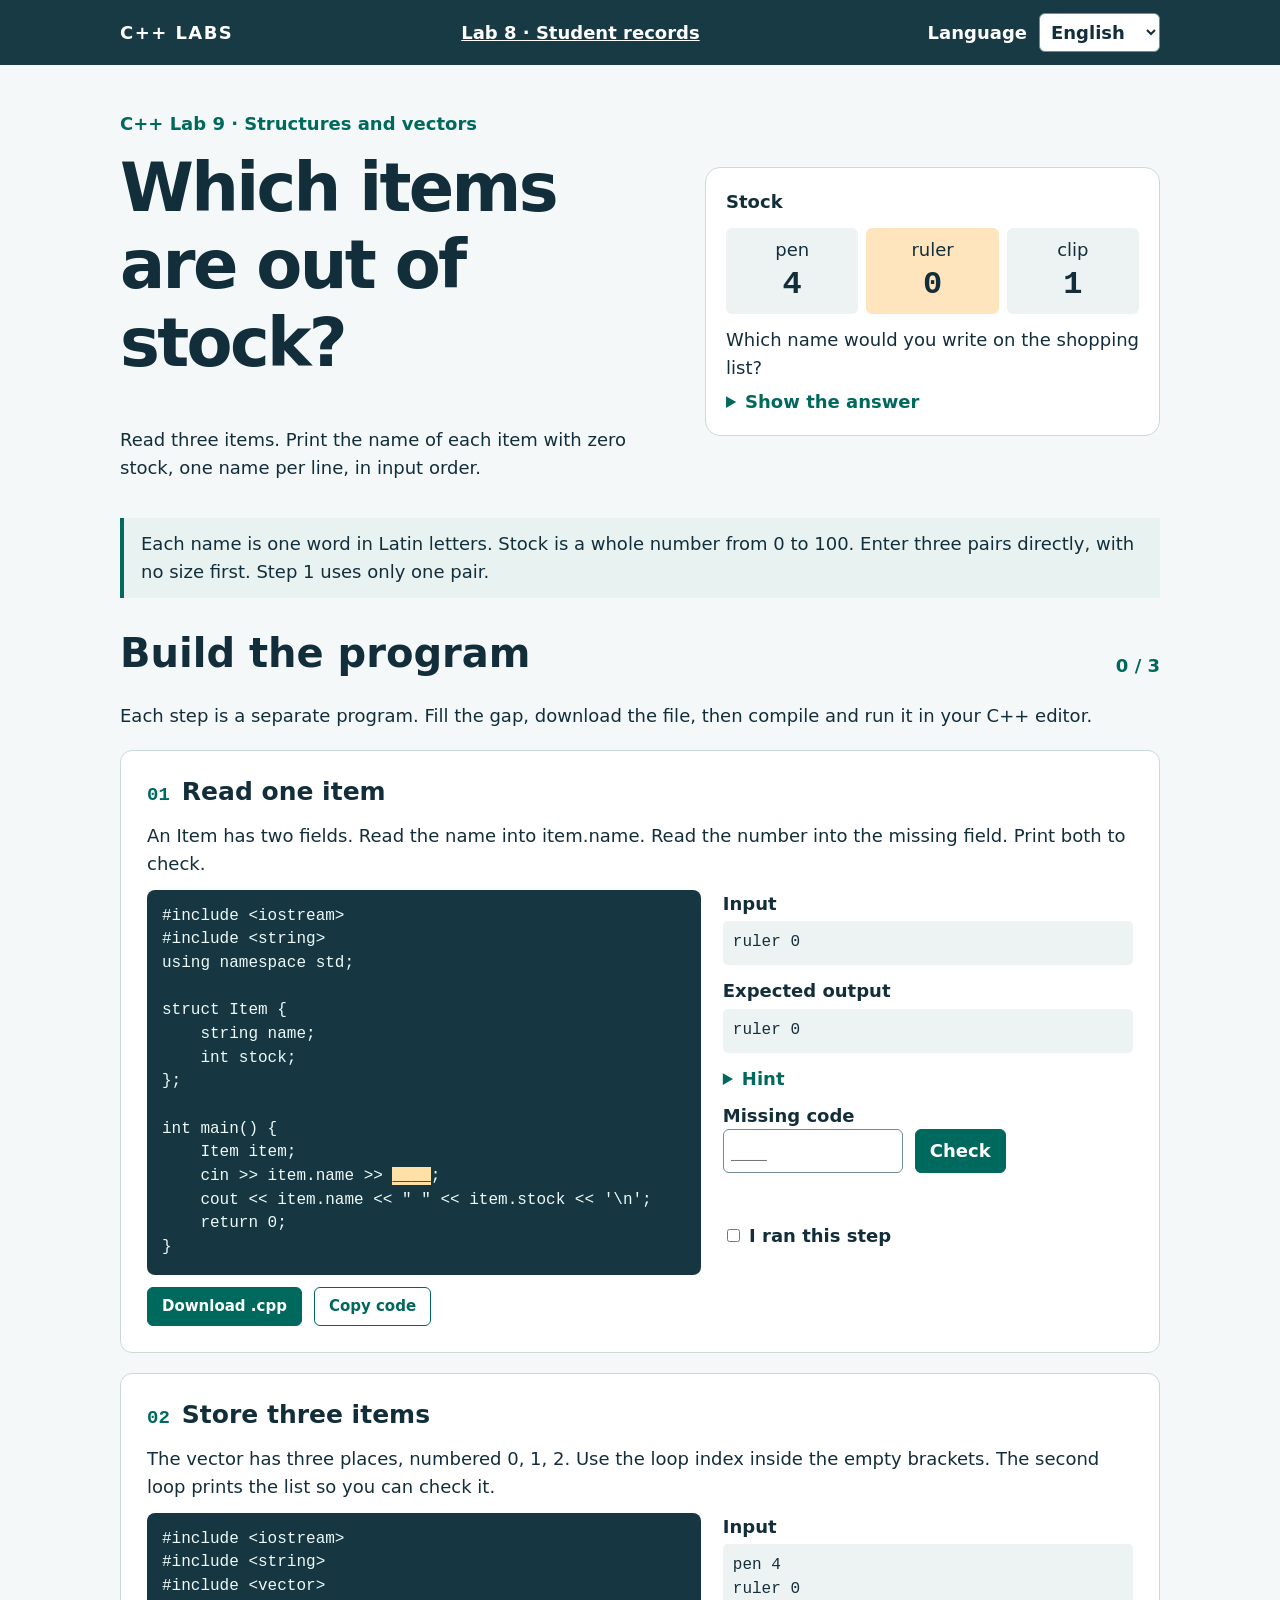
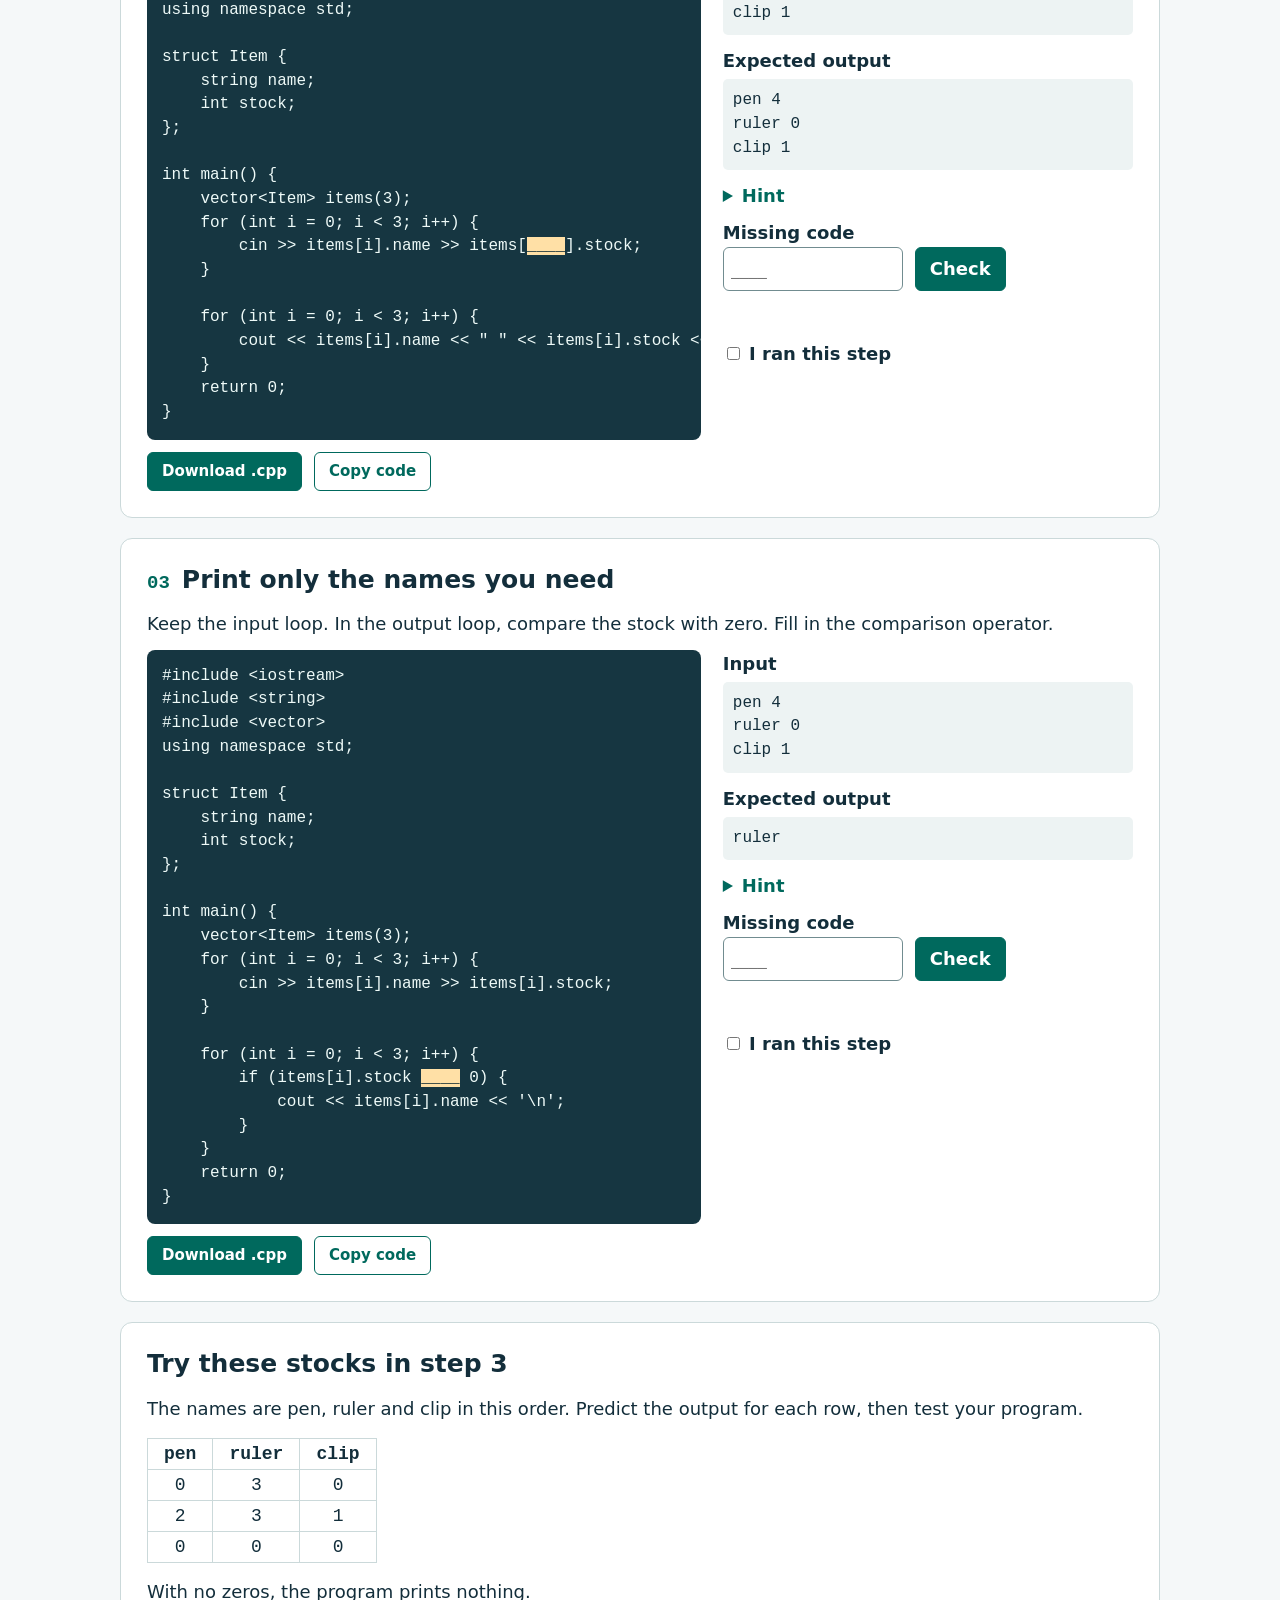
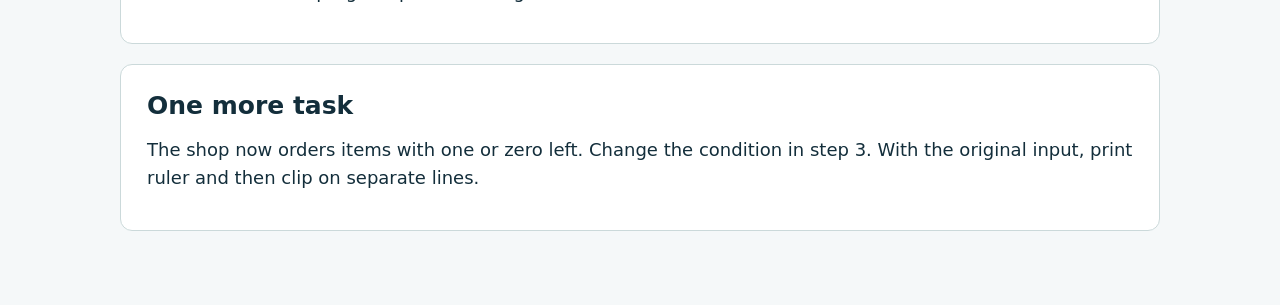
<file: index.html>
<!doctype html><html lang="en"><head><meta charset="utf-8"><meta name="viewport" content="width=device-width, initial-scale=1"><title>C++ Labs · Which items are out of stock?</title><style>:root{color-scheme:light;--ink:#132e3b;--green:#00695d;--paper:#f5f8f9;--line:#cbd9da}*{box-sizing:border-box}body{margin:0;font:18px/1.55 system-ui,sans-serif;color:var(--ink);background:var(--paper)}main,header>div{max-width:1090px;margin:auto;padding:0 25px}header{background:#173a45;color:white;padding:13px 0}header>div,.lang,.tools,.answer{display:flex;gap:12px;align-items:center;justify-content:space-between;flex-wrap:wrap}header a{color:white;font-weight:700}header strong{letter-spacing:.08em}select,button,input{font:inherit}select,input{border:1px solid #718c90;border-radius:6px;padding:7px;background:white;color:var(--ink)}button,summary,select{cursor:pointer}button{border:1px solid var(--green);color:white;background:var(--green);padding:7px 14px;border-radius:6px;font-weight:600}button.alt{color:var(--green);background:white}h1,h2,h3,p{margin:0 0 .65em}h1,h2,h3{line-height:1.16}h1{font-size:clamp(36px,5.6vw,67px);letter-spacing:-.04em}h2{font-size:clamp(26px,3.8vw,40px)}h3{font-size:25px}main{padding-bottom:50px}.hero{padding:45px 0 24px;display:grid;grid-template-columns:1.22fr 1fr;gap:30px;align-items:center}.kicker,label,summary{font-weight:650}.kicker,summary{color:var(--green)}.shelf{background:white;border:1px solid var(--line);border-radius:15px;padding:20px}.shelf p{margin-bottom:6px}.bins{display:flex;gap:8px;margin:12px 0}.bin{flex:1;text-align:center;padding:8px;background:#edf3f3;border-radius:6px}.bin b{display:block;font: bold 32px/1.3 monospace}.bin:nth-child(2){background:#ffe5bd}.rule{padding:12px 17px;border-inline-start:4px solid var(--green);background:#e8f2f0}.step,.extra{padding:26px;margin:20px 0;background:white;border:1px solid var(--line);border-radius:12px}.num{font:700 19px monospace;color:var(--green);margin-inline-end:12px}.stepbody{display:grid;grid-template-columns:minmax(0,1.35fr) minmax(0,1fr);gap:22px}.source,pre{font:16px/1.48 Consolas,monospace;white-space:pre;overflow:auto;direction:ltr;text-align:left;margin:0}.source{color:#eefaf8;background:#163641;padding:15px;border-radius:8px;tab-size:4}.io pre{background:#edf3f3;padding:10px;border-radius:5px;margin:4px 0 12px}.answer{justify-content:flex-start}.answer input{min-width:0;width:10em}.status{min-height:1.5em;margin:8px 0}.tools{justify-content:flex-start;margin-top:12px}.tools button{font-size:15px}.hint{margin:.5em 0}.done{display:block;margin-top:14px}.testtable{direction:ltr;border-collapse:collapse;font:18px monospace;text-align:center;margin:15px 0}.testtable td,.testtable th{padding:5px 16px;border:1px solid var(--line)}.progress{font-variant-numeric:tabular-nums;color:var(--green);font-weight:bold}.line{display:flex;justify-content:space-between;align-items:center;margin-top:32px}.skip{position:absolute;left:8px;top:-100px;background:white;padding:8px}.skip:focus{top:8px}a{color:var(--green)}:focus-visible{outline:3px solid #c37000;outline-offset:3px}mark{background:#ffe0a6;color:#102b32}details p{margin-top:8px}@media(max-width:770px){.hero,.stepbody{grid-template-columns:minmax(0,1fr)}.stepbody>div,.hero>div{min-width:0}.hero{gap:10px}.step,.extra{padding:17px}main,header>div{padding-inline:14px}.source{font-size:14px}header>div{gap:6px}.lang{gap:5px}}@media print{header,.tools,.answer,.status,.done,.progress,.hint,.skip{display:none}.step{break-before:page}.source{color:black;background:#eee}.hero,.stepbody{display:block}.io{margin-top:10px}}</style></head><body><header><div><strong dir="ltr">C++ LABS</strong><a id="previous" href="https://dozzka.github.io/CPP_LABS/lab8.html" data-t="previous">Lab 8 · Student records</a><label class="lang"><span data-t="language" >Language</span> <select><option value="en">English</option><option value="ru">Русский</option><option value="fr">Français</option><option value="ar">العربية</option></select></label></div></header><main><section class="hero"><div><p data-t="subtitle" class="kicker">C++ Lab 9 · Structures and vectors</p><h1 data-t="title" >Which items are out of stock?</h1><p data-t="brief" >Read three items. Print the name of each item with zero stock, one name per line, in input order.</p></div><div class="shelf"><strong data-t="stock" >Stock</strong><div class="bins" dir="ltr"><div class="bin">pen<b>4</b></div><div class="bin">ruler<b>0</b></div><div class="bin">clip<b>1</b></div></div><p data-t="predict" >Which name would you write on the shopping list?</p><details><summary data-t="reveal" >Show the answer</summary><p data-t="reply" >Only ruler. Its stock is zero.</p></details></div></section><p data-t="rule" class="rule">Each name is one word in Latin letters. Stock is a whole number from 0 to 100. Enter three pairs directly, with no size first. Step 1 uses only one pair.</p><div class="line"><h2 data-t="steps" >Build the program</h2><span class="progress">0 / 3</span></div><p data-t="run" >Each step is a separate program. Fill the gap, download the file, then compile and run it in your C++ editor.</p><article class="step" data-step="0"><h3><span class="num">01</span><span data-t="step1" >Read one item</span></h3><p data-t="read1" >An Item has two fields. Read the name into item.name. Read the number into the missing field. Print both to check.</p><div class="stepbody"><div><pre class="source" tabindex="0"><code>#include &lt;iostream&gt;
#include &lt;string&gt;
using namespace std;

struct Item {
    string name;
    int stock;
};

int main() {
    Item item;
    cin &gt;&gt; item.name &gt;&gt; <mark>____</mark>;
    cout &lt;&lt; item.name &lt;&lt; " " &lt;&lt; item.stock &lt;&lt; '\n';
    return 0;
}
</code></pre><div class="tools"><button data-t="download" type="button" class="download">Download .cpp</button><button data-t="copy" type="button" class="alt copy">Copy code</button></div></div><div class="io"><strong data-t="input" >Input</strong><pre>ruler 0</pre><strong data-t="out" >Expected output</strong><pre>ruler 0</pre><details class="hint"><summary data-t="hint" >Hint</summary><p data-t="hint1" >Write item, a dot, then the field called stock.</p></details><form><label data-t="gap" for="ans0">Missing code</label><div class="answer"><input dir="ltr" id="ans0" maxlength="80" autocomplete="off" spellcheck="false" autocapitalize="off" placeholder="____"><button data-t="check" type="submit">Check</button></div></form><p class="status" role="status"></p><label class="done"><input type="checkbox"> <span data-t="done" >I ran this step</span></label></div></div></article>
<article class="step" data-step="1"><h3><span class="num">02</span><span data-t="step2" >Store three items</span></h3><p data-t="read2" >The vector has three places, numbered 0, 1, 2. Use the loop index inside the empty brackets. The second loop prints the list so you can check it.</p><div class="stepbody"><div><pre class="source" tabindex="0"><code>#include &lt;iostream&gt;
#include &lt;string&gt;
#include &lt;vector&gt;
using namespace std;

struct Item {
    string name;
    int stock;
};

int main() {
    vector&lt;Item&gt; items(3);
    for (int i = 0; i &lt; 3; i++) {
        cin &gt;&gt; items[i].name &gt;&gt; items[<mark>____</mark>].stock;
    }

    for (int i = 0; i &lt; 3; i++) {
        cout &lt;&lt; items[i].name &lt;&lt; " " &lt;&lt; items[i].stock &lt;&lt; '\n';
    }
    return 0;
}
</code></pre><div class="tools"><button data-t="download" type="button" class="download">Download .cpp</button><button data-t="copy" type="button" class="alt copy">Copy code</button></div></div><div class="io"><strong data-t="input" >Input</strong><pre>pen 4
ruler 0
clip 1</pre><strong data-t="out" >Expected output</strong><pre>pen 4
ruler 0
clip 1</pre><details class="hint"><summary data-t="hint" >Hint</summary><p data-t="hint2" >Which variable goes from 0 to 2?</p></details><form><label data-t="gap" for="ans1">Missing code</label><div class="answer"><input dir="ltr" id="ans1" maxlength="80" autocomplete="off" spellcheck="false" autocapitalize="off" placeholder="____"><button data-t="check" type="submit">Check</button></div></form><p class="status" role="status"></p><label class="done"><input type="checkbox"> <span data-t="done" >I ran this step</span></label></div></div></article>
<article class="step" data-step="2"><h3><span class="num">03</span><span data-t="step3" >Print only the names you need</span></h3><p data-t="read3" >Keep the input loop. In the output loop, compare the stock with zero. Fill in the comparison operator.</p><div class="stepbody"><div><pre class="source" tabindex="0"><code>#include &lt;iostream&gt;
#include &lt;string&gt;
#include &lt;vector&gt;
using namespace std;

struct Item {
    string name;
    int stock;
};

int main() {
    vector&lt;Item&gt; items(3);
    for (int i = 0; i &lt; 3; i++) {
        cin &gt;&gt; items[i].name &gt;&gt; items[i].stock;
    }

    for (int i = 0; i &lt; 3; i++) {
        if (items[i].stock <mark>____</mark> 0) {
            cout &lt;&lt; items[i].name &lt;&lt; '\n';
        }
    }
    return 0;
}
</code></pre><div class="tools"><button data-t="download" type="button" class="download">Download .cpp</button><button data-t="copy" type="button" class="alt copy">Copy code</button></div></div><div class="io"><strong data-t="input" >Input</strong><pre>pen 4
ruler 0
clip 1</pre><strong data-t="out" >Expected output</strong><pre>ruler</pre><details class="hint"><summary data-t="hint" >Hint</summary><p data-t="hint3" >C++ uses two equals signs to ask whether two values are equal.</p></details><form><label data-t="gap" for="ans2">Missing code</label><div class="answer"><input dir="ltr" id="ans2" maxlength="80" autocomplete="off" spellcheck="false" autocapitalize="off" placeholder="____"><button data-t="check" type="submit">Check</button></div></form><p class="status" role="status"></p><label class="done"><input type="checkbox"> <span data-t="done" >I ran this step</span></label></div></div></article><section class="extra"><h3 data-t="practice" >Try these stocks in step 3</h3><p data-t="test" >The names are pen, ruler and clip in this order. Predict the output for each row, then test your program.</p><table class="testtable"><thead><tr><th>pen</th><th>ruler</th><th>clip</th></tr></thead><tbody><tr><td>0</td><td>3</td><td>0</td></tr><tr><td>2</td><td>3</td><td>1</td></tr><tr><td>0</td><td>0</td><td>0</td></tr></tbody></table><p data-t="empty" >With no zeros, the program prints nothing.</p></section><section class="extra"><h3 data-t="optional" >One more task</h3><p data-t="opttext" >The shop now orders items with one or zero left. Change the condition in step 3. With the original input, print ruler and then clip on separate lines.</p></section></main><script>const catalog={"en":{"title":"Which items are out of stock?","subtitle":"C++ Lab 9 · Structures and vectors","stock":"Stock","predict":"Which name would you write on the shopping list?","reveal":"Show the answer","reply":"Only ruler. Its stock is zero.","brief":"Read three items. Print the name of each item with zero stock, one name per line, in input order.","steps":"Build the program","run":"Each step is a separate program. Fill the gap, download the file, then compile and run it in your C++ editor.","out":"Expected output","input":"Input","hint":"Hint","gap":"Missing code","check":"Check","yes":"Correct. Run the program and compare the output.","no":"Try again. Open the hint and check your spelling.","download":"Download .cpp","done":"I ran this step","optional":"One more task","opttext":"The shop now orders items with one or zero left. Change the condition in step 3. With the original input, print ruler and then clip on separate lines.","practice":"Try these stocks in step 3","empty":"With no zeros, the program prints nothing.","previous":"Lab 8 · Student records","step1":"Read one item","read1":"An Item has two fields. Read the name into item.name. Read the number into the missing field. Print both to check.","hint1":"Write item, a dot, then the field called stock.","step2":"Store three items","read2":"The vector has three places, numbered 0, 1, 2. Use the loop index inside the empty brackets. The second loop prints the list so you can check it.","hint2":"Which variable goes from 0 to 2?","step3":"Print only the names you need","read3":"Keep the input loop. In the output loop, compare the stock with zero. Fill in the comparison operator.","hint3":"C++ uses two equals signs to ask whether two values are equal.","test":"The names are pen, ruler and clip in this order. Predict the output for each row, then test your program.","rule":"Each name is one word in Latin letters. Stock is a whole number from 0 to 100. Enter three pairs directly, with no size first. Step 1 uses only one pair.","language":"Language","copy":"Copy code","copied":"Copied"},"ru":{"title":"Какие товары закончились?","subtitle":"ЛР9 по C++ · Структуры и векторы","stock":"Остаток","predict":"Какое название вы внесёте в список закупок?","reveal":"Показать ответ","reply":"Только ruler. Остаток этого товара равен нулю.","brief":"Введите три товара. Выведите названия товаров с нулевым остатком в порядке ввода, по одному на строке.","steps":"Соберите программу","run":"Каждый шаг — отдельная программа. Впишите пропуск, скачайте файл, скомпилируйте и запустите в своей среде C++.","out":"Ожидаемый вывод","input":"Ввод","hint":"Подсказка","gap":"Пропущенный код","check":"Проверить","yes":"Верно. Запустите программу и сравните вывод.","no":"Попробуйте ещё раз. Откройте подсказку и проверьте написание.","download":"Скачать .cpp","done":"Я запустил этот шаг","optional":"Ещё одна задача","opttext":"Теперь магазин заказывает всё, чего осталось не больше одной штуки. Измените условие шага 3. На исходных данных должны появиться ruler и clip на отдельных строках.","practice":"Проверьте шаг 3 с другими остатками","empty":"Если нулей нет, программа ничего не выводит.","previous":"ЛР8 · Список студентов","step1":"Прочитайте один товар","read1":"У Item два поля. Считайте название в item.name, а количество — в пропущенное поле. Выведите оба значения для проверки.","hint1":"Напишите item, точку и имя поля stock.","step2":"Сохраните три товара","read2":"В векторе три места с номерами 0, 1, 2. Впишите индекс цикла в пустые скобки. Второй цикл выведет весь список для проверки.","hint2":"Какая переменная принимает значения от 0 до 2?","step3":"Выведите нужные названия","read3":"Сохраните цикл ввода. В цикле вывода сравните остаток с нулём. Впишите оператор сравнения.","hint3":"Для проверки равенства в C++ нужны два знака равенства.","test":"Товары идут в порядке pen, ruler, clip. Предскажите вывод для каждой строки, затем проверьте программу.","rule":"Название — одно слово латиницей. Остаток — целое от 0 до 100. Вводите сразу три пары без размера в начале. На шаге 1 нужна одна пара.","language":"Язык","copy":"Копировать код","copied":"Скопировано"},"fr":{"title":"Quels articles sont en rupture de stock ?","subtitle":"TP 9 de C++ · Structures et vecteurs","stock":"Stock","predict":"Quel nom faut-il ajouter à la liste de courses ?","reveal":"Voir la réponse","reply":"Seulement ruler. Son stock est nul.","brief":"Saisissez trois articles. Affichez les noms des articles dont le stock est nul, un par ligne, dans l’ordre de saisie.","steps":"Construisez le programme","run":"Chaque étape est un programme complet. Complétez le code, téléchargez le fichier, compilez-le et lancez-le dans votre environnement C++.","out":"Sortie attendue","input":"Entrée","hint":"Indice","gap":"Code manquant","check":"Vérifier","yes":"Correct. Exécutez le programme et comparez la sortie.","no":"Réessayez. Lisez l’indice et vérifiez le code saisi.","download":"Télécharger le .cpp","done":"J’ai exécuté cette étape","optional":"Un exercice de plus","opttext":"Le magasin commande maintenant les articles dont il reste au plus une unité. Modifiez la condition de l’étape 3. Avec les données initiales, affichez ruler puis clip sur deux lignes.","practice":"Testez l’étape 3 avec ces stocks","empty":"Si aucun stock n’est nul, le programme n’affiche rien.","previous":"TP 8 · Liste d’étudiants","step1":"Lisez un article","read1":"Item a deux champs. Lisez le nom dans item.name et la quantité dans le champ manquant. Affichez les deux valeurs pour vérifier.","hint1":"Écrivez item, un point, puis le nom du champ stock.","step2":"Enregistrez trois articles","read2":"Le vecteur a trois cases numérotées 0, 1, 2. Insérez l’indice de boucle entre les crochets. La seconde boucle affiche la liste pour vérification.","hint2":"Quelle variable prend les valeurs de 0 à 2 ?","step3":"Affichez les noms à commander","read3":"Gardez la boucle de saisie. Dans la boucle d’affichage, comparez le stock à zéro. Complétez l’opérateur de comparaison.","hint3":"En C++, deux signes égal permettent de tester l’égalité.","test":"Les articles sont pen, ruler et clip, dans cet ordre. Prévoyez la sortie de chaque ligne, puis testez votre programme.","rule":"Chaque nom est un mot en lettres latines. Le stock est un entier compris entre 0 et 100. Saisissez directement trois paires, sans indiquer la taille. À l’étape 1, saisissez une seule paire.","language":"Langue","copy":"Copier le code","copied":"Copié"},"ar":{"title":"ما السلع التي نفدت؟","subtitle":"مختبر C++ التاسع · البنى والمتجهات","stock":"الكمية المتبقية","predict":"أي اسم ستكتبه في قائمة المشتريات؟","reveal":"اعرض الإجابة","reply":"السلعة ruler فقط، لأن الكمية المتبقية منها تساوي صفرًا.","brief":"أدخل ثلاث سلع. اطبع أسماء السلع التي تساوي كميتها صفرًا، كل اسم في سطر مستقل وبترتيب الإدخال.","steps":"اكتب البرنامج خطوة بخطوة","run":"كل خطوة برنامج مستقل. أكمل الجزء الناقص، ثم نزّل الملف وصرّفه وشغّله في بيئة C++ لديك.","out":"الناتج المتوقع","input":"الإدخال","hint":"تلميح","gap":"الكود الناقص","check":"تحقق","yes":"صحيح. شغّل البرنامج وقارن الناتج.","no":"حاول مرة أخرى. اقرأ التلميح وراجع ما كتبته.","download":"تنزيل ملف ‎.cpp","done":"شغّلت برنامج هذه الخطوة","optional":"تمرين إضافي","opttext":"يطلب المتجر الآن كل سلعة بقيت منها قطعة واحدة أو أقل. عدّل شرط الخطوة الثالثة. مع الإدخال الأصلي يظهر ruler ثم clip، كل اسم في سطر.","practice":"اختبر الخطوة الثالثة بهذه الكميات","empty":"إذا لم تكن أي كمية صفرًا فلن يطبع البرنامج شيئًا.","previous":"المختبر الثامن · قائمة الطلاب","step1":"اقرأ سلعة واحدة","read1":"للبنية Item حقلان. اقرأ الاسم في item.name والكمية في الحقل الناقص. اطبع القيمتين للتحقق.","hint1":"اكتب item ثم نقطة ثم اسم الحقل stock.","step2":"خزّن ثلاث سلع","read2":"للمتجه ثلاث خانات مرقمة 0 و1 و2. ضع فهرس الحلقة بين القوسين المربعين. تعرض الحلقة الثانية القائمة للتحقق.","hint2":"أي متغير يأخذ القيم من 0 إلى 2؟","step3":"اطبع الأسماء المطلوبة","read3":"احتفظ بحلقة الإدخال. في حلقة الإخراج قارن الكمية بالصفر. اكتب معامل المقارنة الناقص.","hint3":"في C++ نستخدم علامتي مساواة متتاليتين لاختبار تساوي قيمتين.","test":"أسماء السلع بالترتيب هي pen ثم ruler ثم clip. توقّع الخرج لكل صف ثم اختبر برنامجك.","rule":"كل اسم كلمة واحدة بأحرف لاتينية. الكمية عدد صحيح من 0 إلى 100. أدخل الأزواج الثلاثة مباشرة دون كتابة عددها أولًا. في الخطوة الأولى أدخل زوجًا واحدًا فقط.","language":"اللغة","copy":"نسخ الكود","copied":"تم النسخ"}};const codes=["#include <iostream>\n#include <string>\nusing namespace std;\n\nstruct Item {\n    string name;\n    int stock;\n};\n\nint main() {\n    Item item;\n    cin >> item.name >> ____;\n    cout << item.name << \" \" << item.stock << '\\n';\n    return 0;\n}\n","#include <iostream>\n#include <string>\n#include <vector>\nusing namespace std;\n\nstruct Item {\n    string name;\n    int stock;\n};\n\nint main() {\n    vector<Item> items(3);\n    for (int i = 0; i < 3; i++) {\n        cin >> items[i].name >> items[____].stock;\n    }\n\n    for (int i = 0; i < 3; i++) {\n        cout << items[i].name << \" \" << items[i].stock << '\\n';\n    }\n    return 0;\n}\n","#include <iostream>\n#include <string>\n#include <vector>\nusing namespace std;\n\nstruct Item {\n    string name;\n    int stock;\n};\n\nint main() {\n    vector<Item> items(3);\n    for (int i = 0; i < 3; i++) {\n        cin >> items[i].name >> items[i].stock;\n    }\n\n    for (int i = 0; i < 3; i++) {\n        if (items[i].stock ____ 0) {\n            cout << items[i].name << '\\n';\n        }\n    }\n    return 0;\n}\n"];const keys=['item.stock','i','=='];const langBox=document.querySelector('select');const cards=[...document.querySelectorAll('.step')];const storeKey='cpp-labs-lab9-practice-v1';function read(k){try{return localStorage.getItem(k)}catch{return null}}function save(k,v){try{localStorage.setItem(k,v)}catch{}}let state;try{state=JSON.parse(read(storeKey))||{}}catch{state={}}let lang=new URL(location.href).searchParams.get('lang')||read('cpp-labs-language-v1')||'en';function change(l){lang=Object.hasOwn(catalog,l)?l:'en';langBox.value=lang;document.documentElement.lang=lang;document.documentElement.dir=lang==='ar'?'rtl':'ltr';document.title=catalog[lang].title+' · C++ Labs';document.querySelectorAll('[data-t]').forEach(e=>e.textContent=catalog[lang][e.dataset.t]);document.querySelector('#previous').href='https://dozzka.github.io/CPP_LABS/lab8.html?lang='+lang;}langBox.onchange=()=>{change(langBox.value);save('cpp-labs-language-v1',lang);try{const u=new URL(location.href);u.searchParams.set('lang',lang);history.replaceState(null,'',u)}catch{}};function progress(){document.querySelector('.progress').textContent=cards.filter(c=>c.querySelector('[type=checkbox]').checked).length+' / 3'}function persist(){save(storeKey,JSON.stringify(state));progress()}cards.forEach((card,i)=>{const a=card.querySelector('.answer input'),done=card.querySelector('[type=checkbox]'),mark=card.querySelector('mark'),status=card.querySelector('.status');const update=()=>{mark.textContent=a.value.trim()||'____'};function feedback(k){status.dataset.t=k;status.textContent=catalog[lang][k]}a.value=typeof state[i]?.value==='string'?state[i].value:'';done.checked=!!state[i]?.done;function keep(){state[i]={value:a.value,done:done.checked};persist()}update();a.oninput=()=>{update();keep();delete status.dataset.t;status.textContent=''};done.onchange=keep;card.querySelector('form').onsubmit=e=>{e.preventDefault();feedback(a.value.trim()===keys[i]?'yes':'no')};function source(){return codes[i].replace('____',()=>a.value.trim()||'____')}card.querySelector('.download').onclick=()=>{const url=URL.createObjectURL(new Blob([source()],{type:'text/plain;charset=utf-8'}));let link=document.createElement('a');link.href=url;link.download='lab9-step-'+(i+1)+'.cpp';link.click();setTimeout(()=>URL.revokeObjectURL(url),2000)};card.querySelector('.copy').onclick=async()=>{try{await navigator.clipboard.writeText(source());feedback('copied')}catch{const r=document.createRange();r.selectNodeContents(card.querySelector('code'));const s=getSelection();s.removeAllRanges();s.addRange(r)}}});change(lang);progress();</script></body></html>
</file>
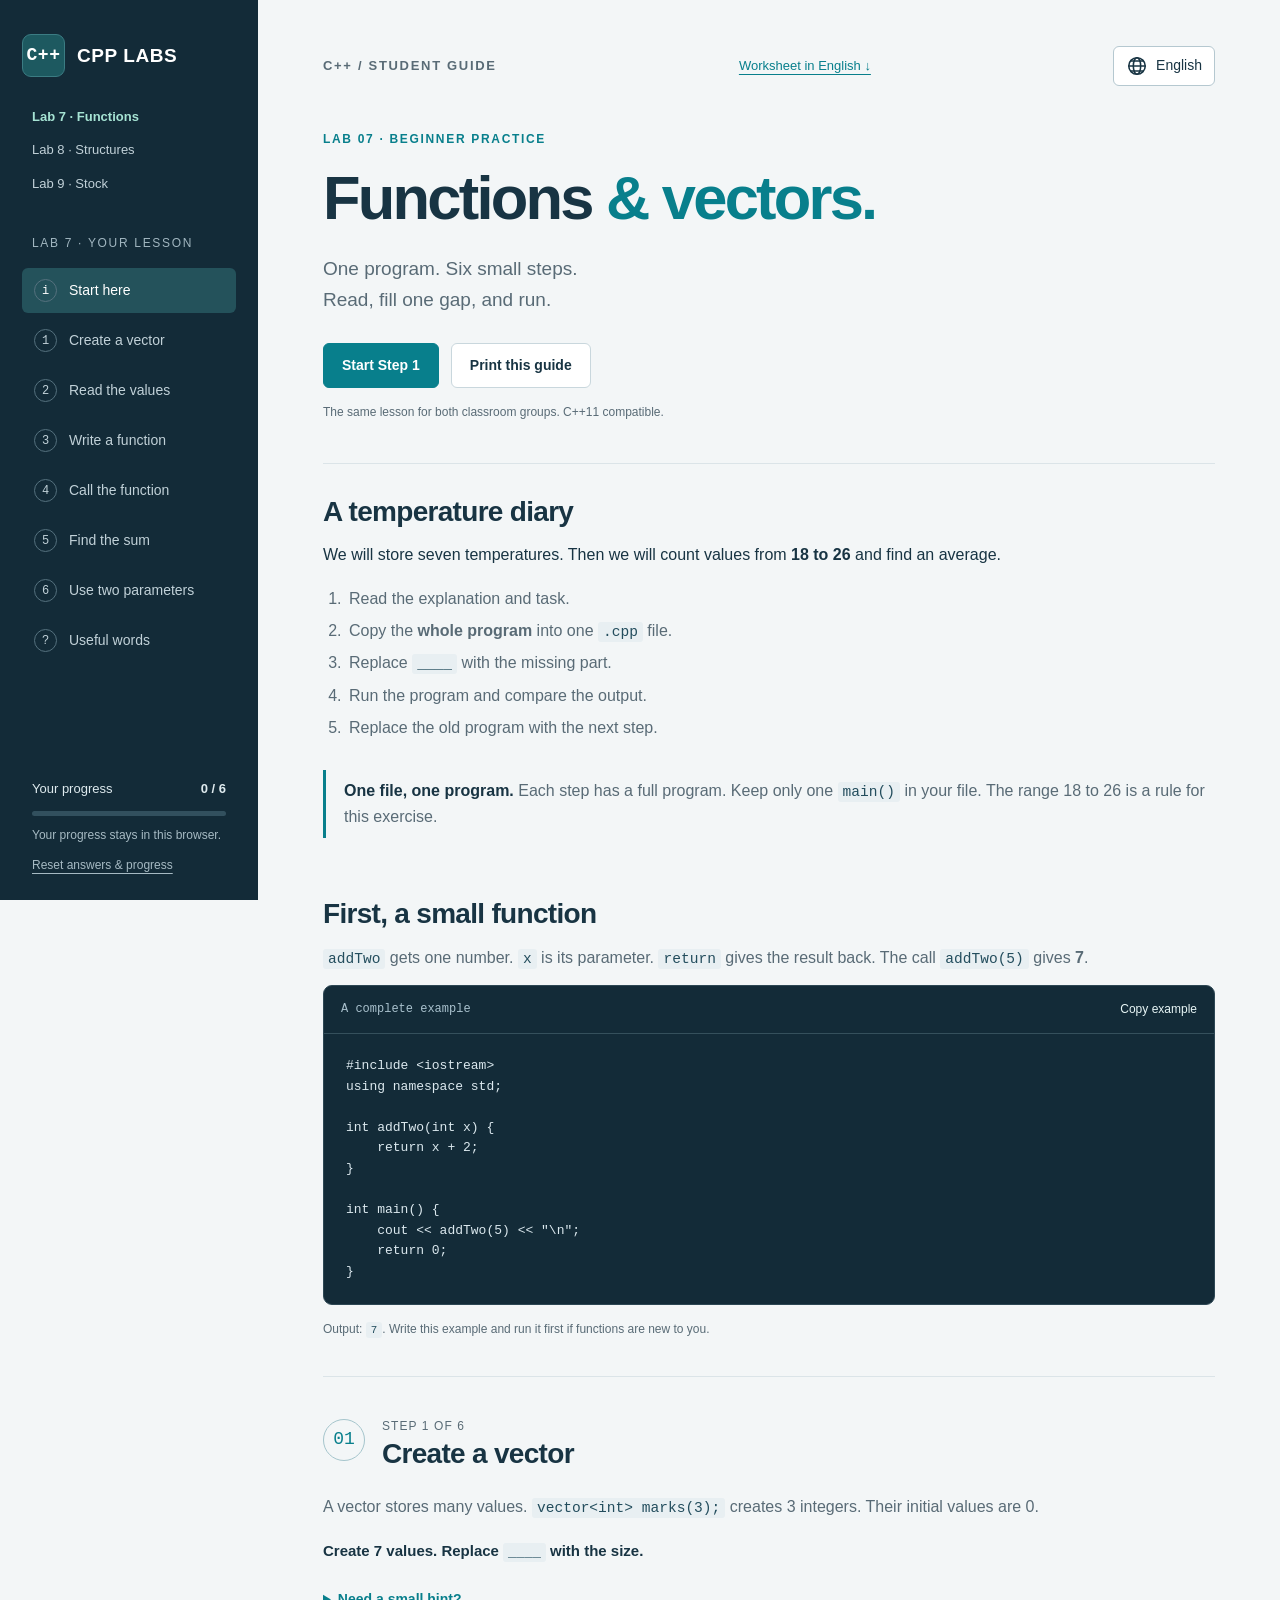
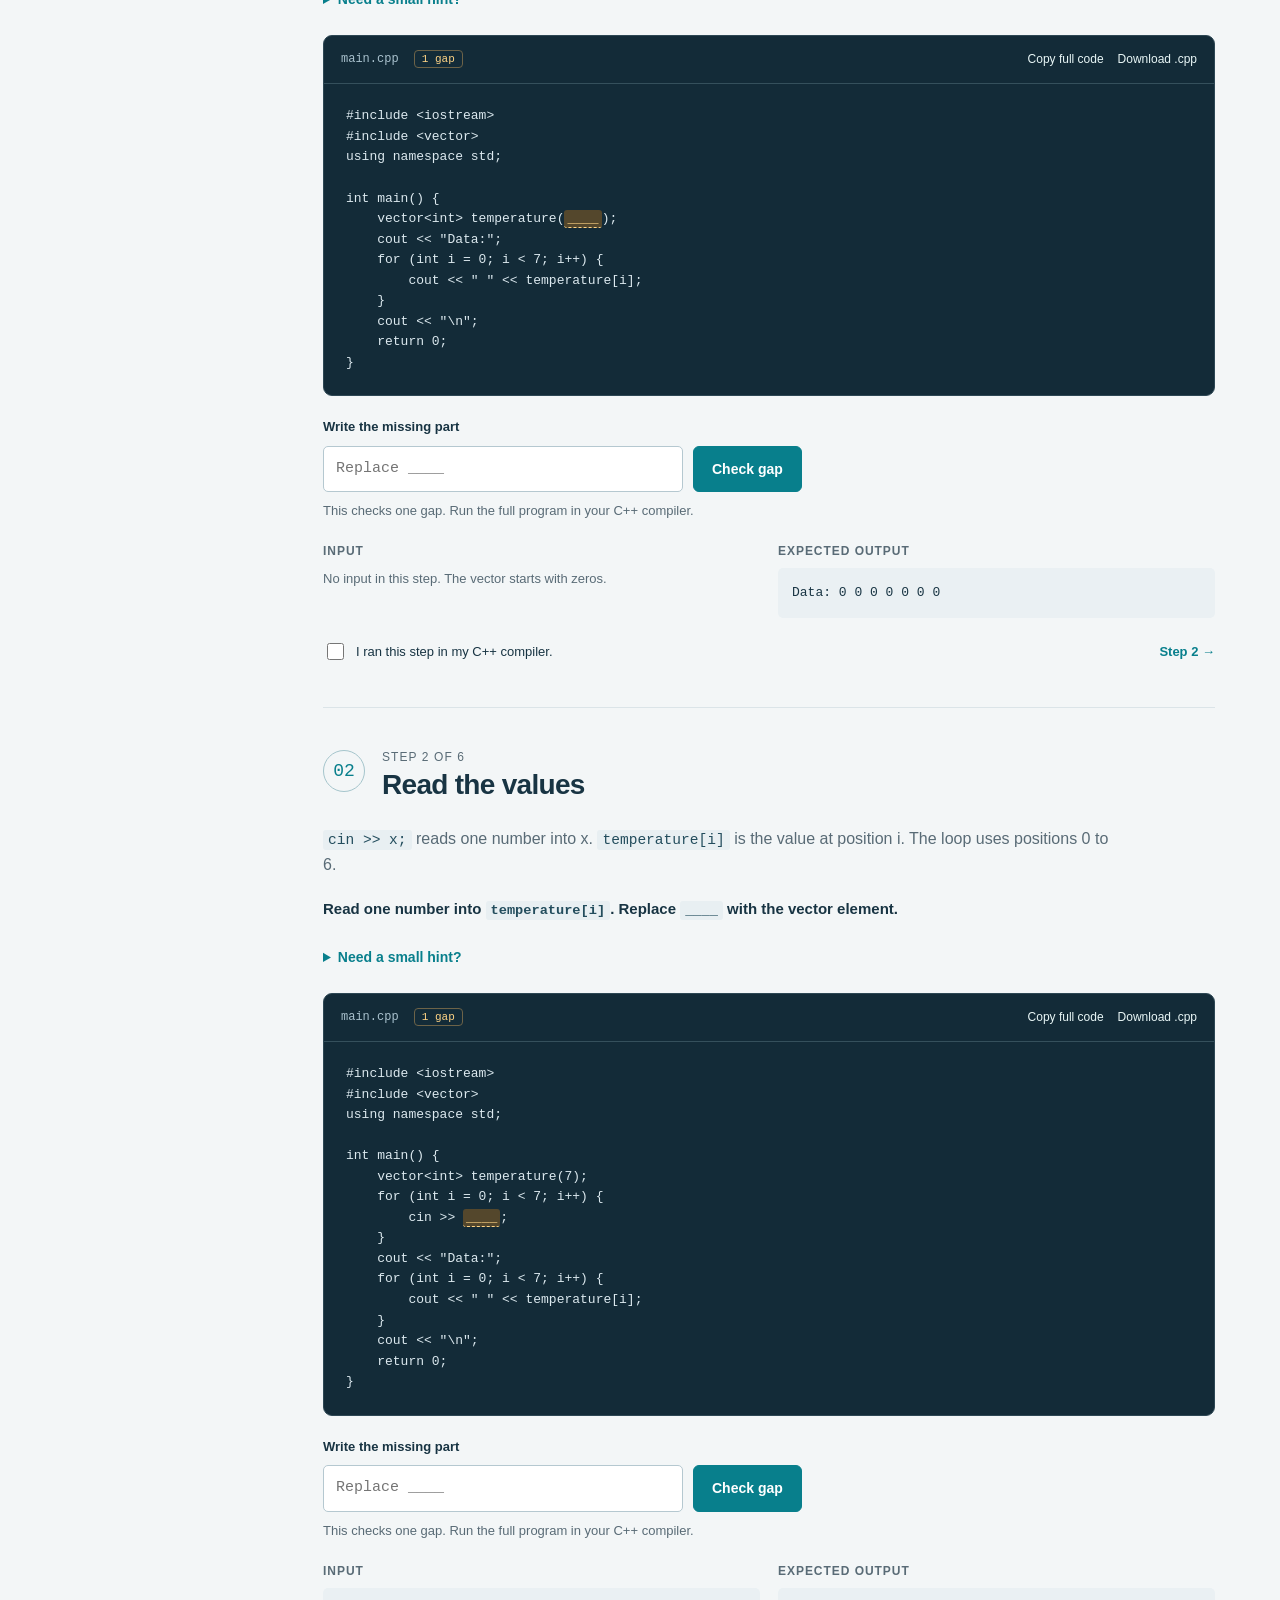
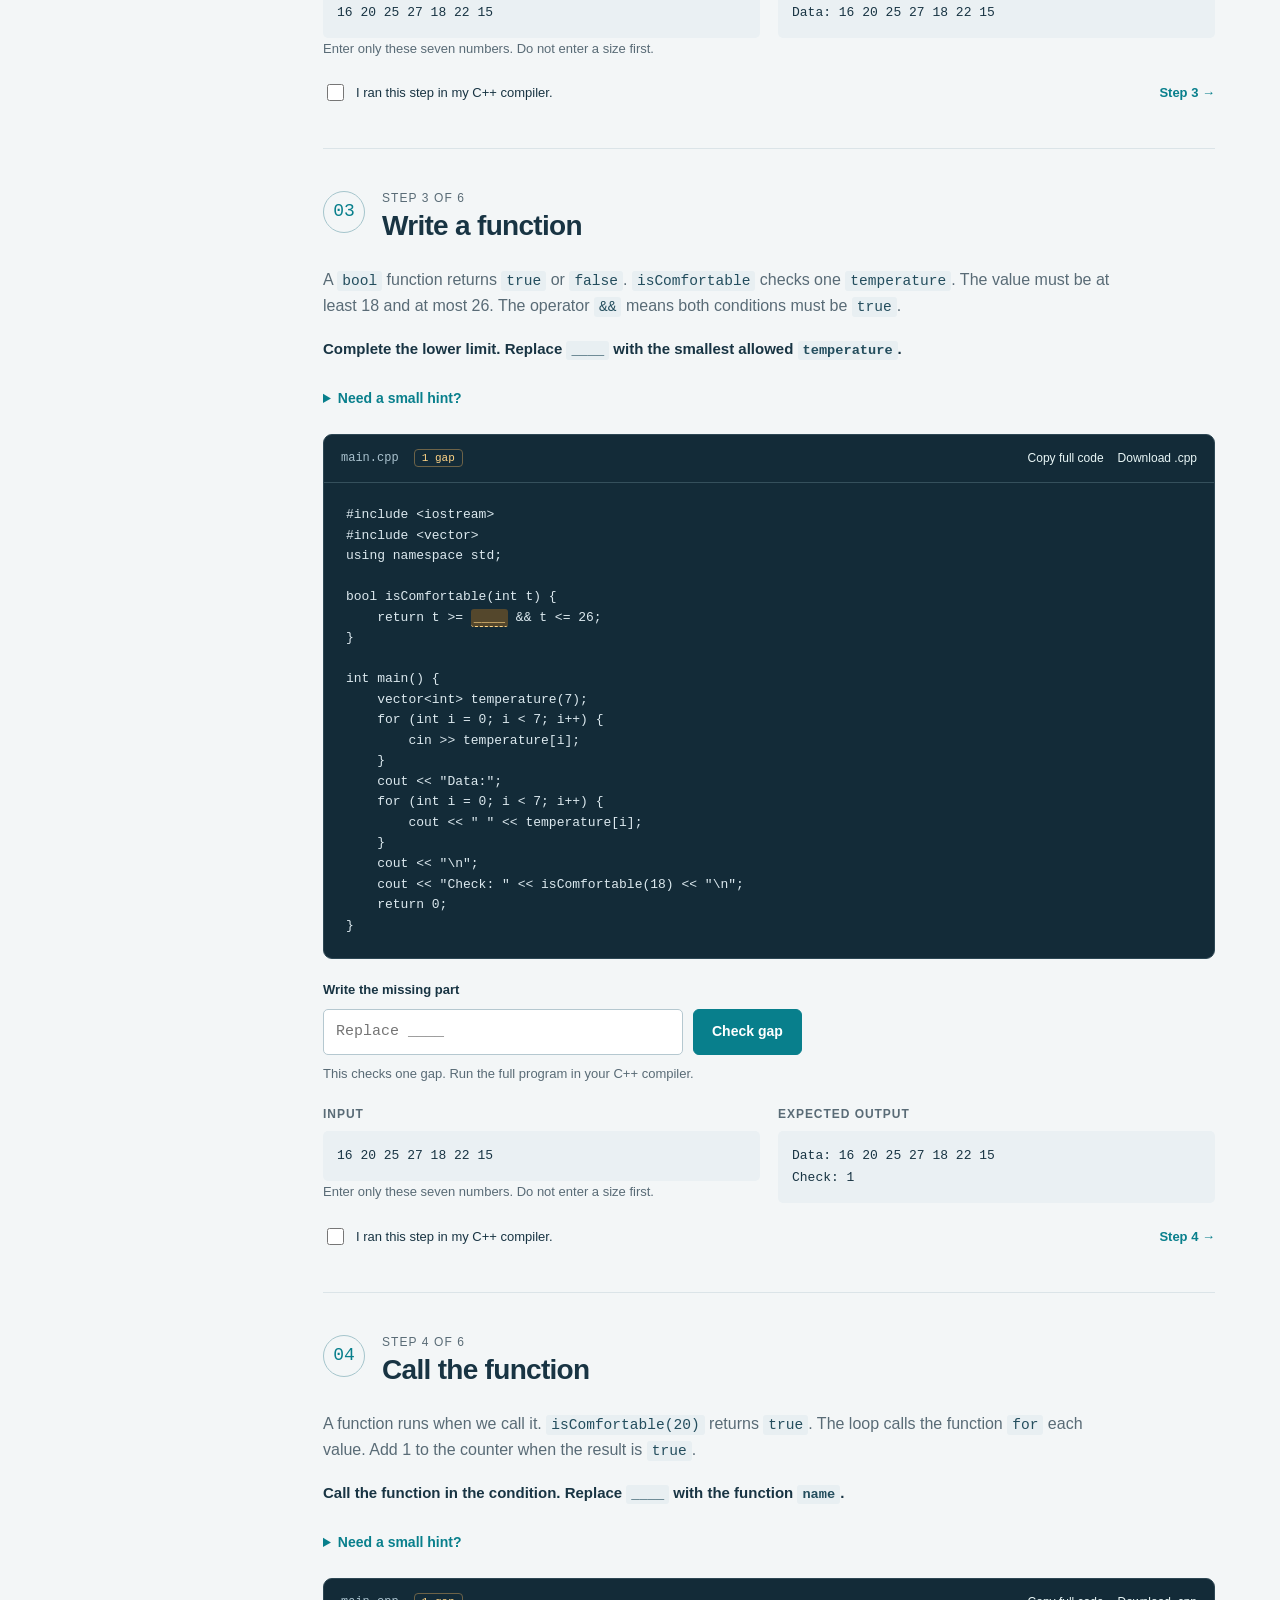
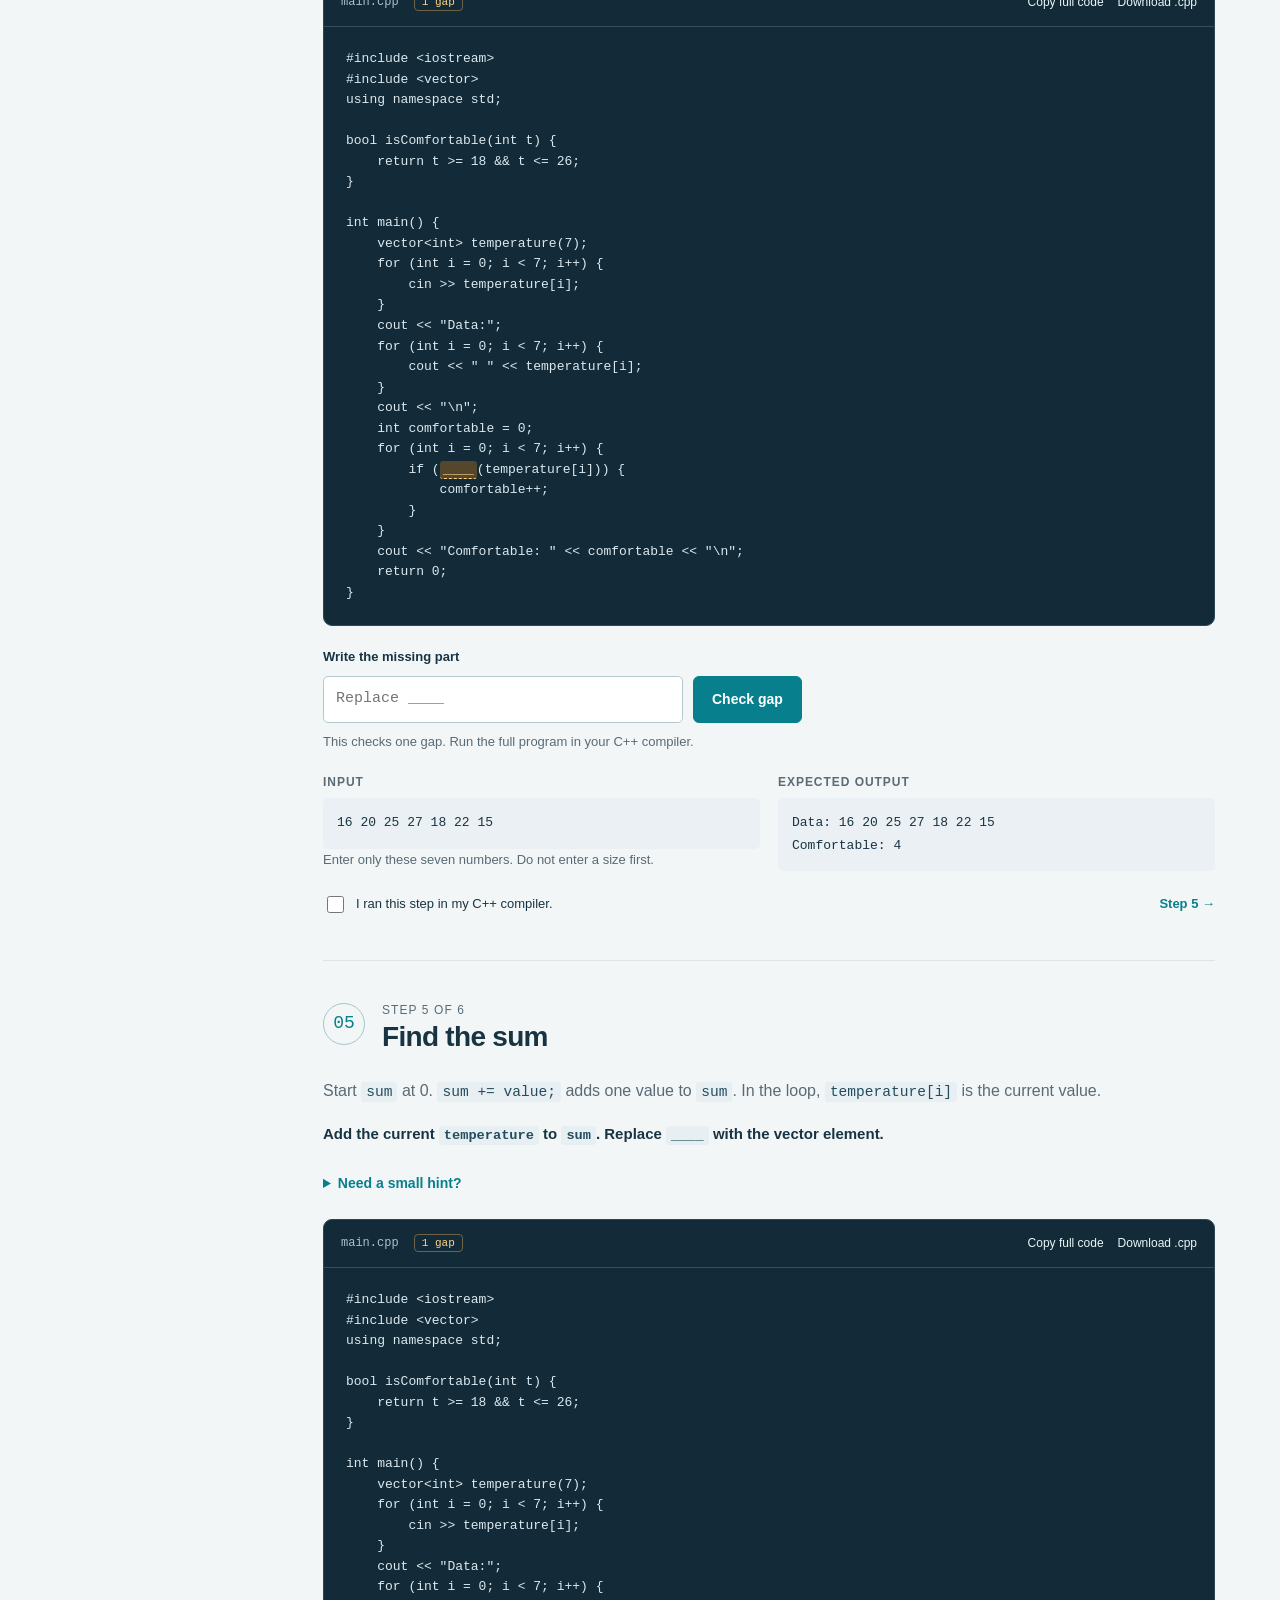
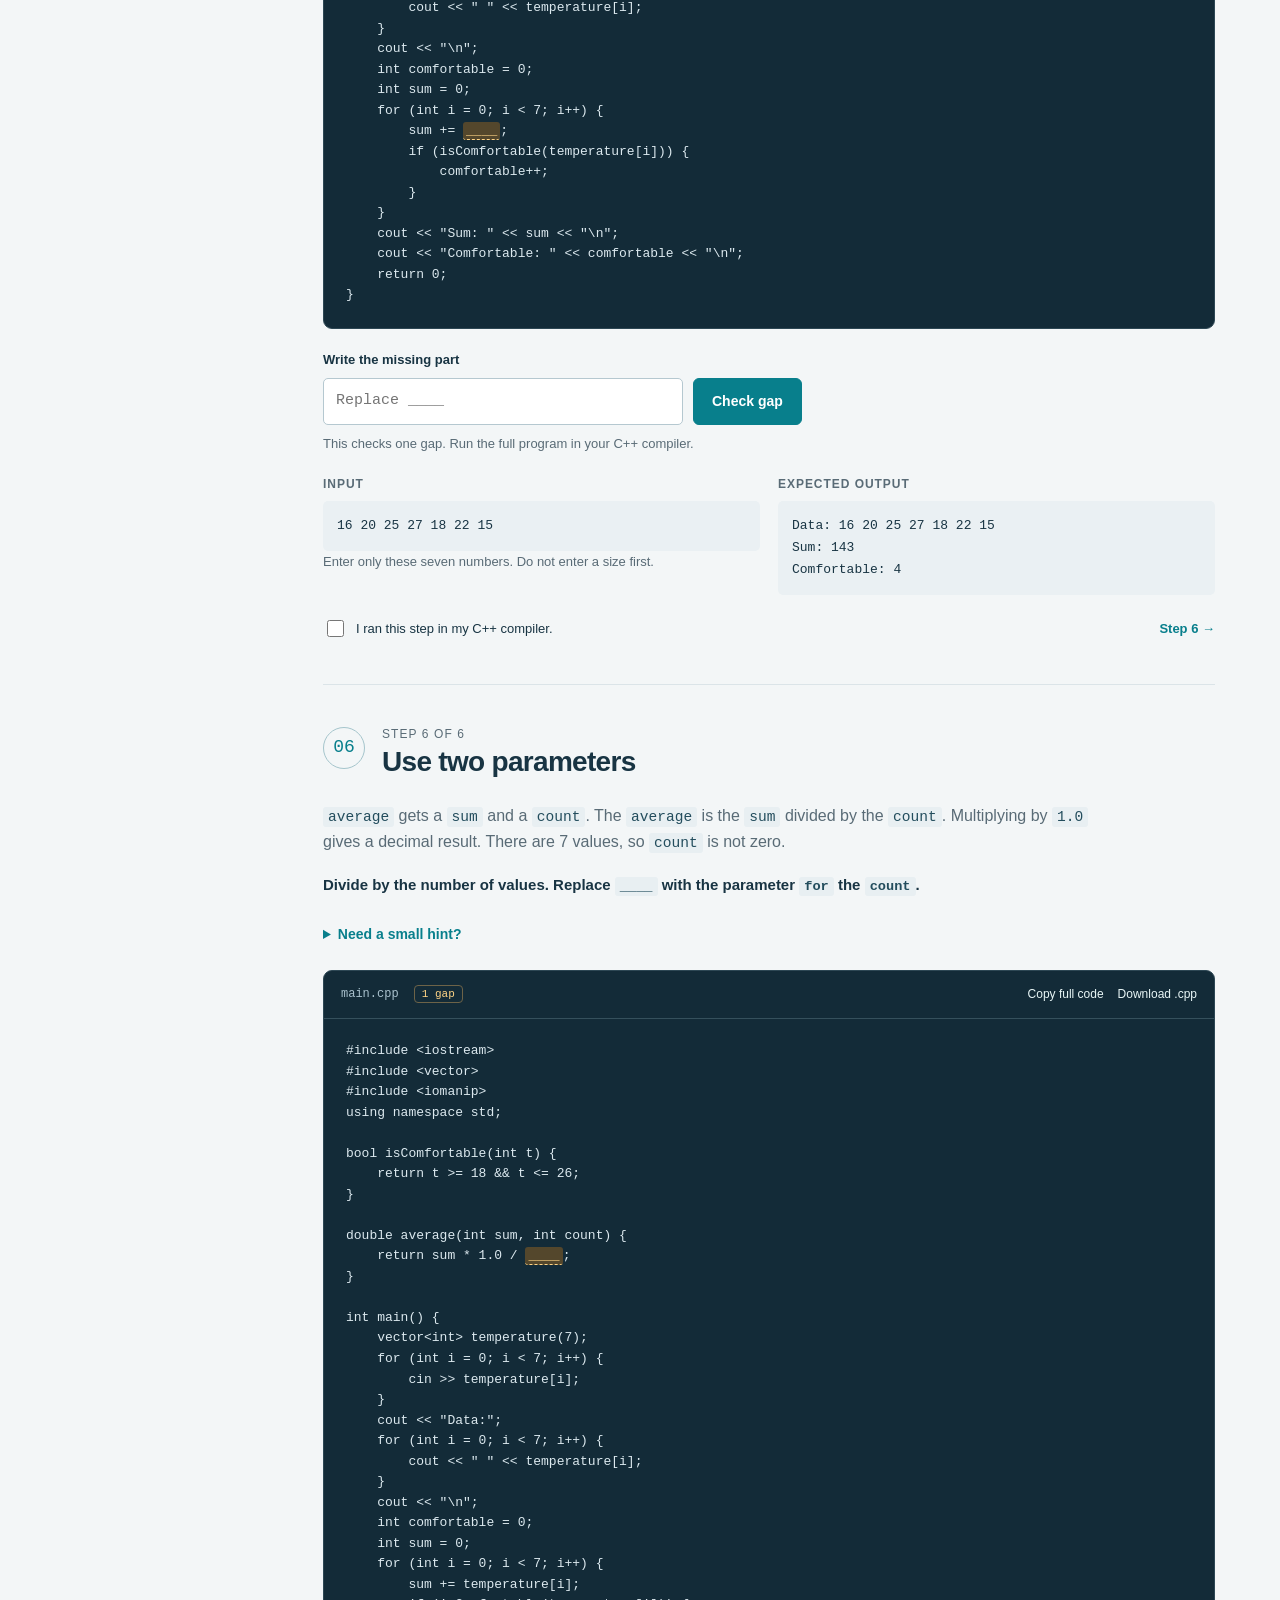
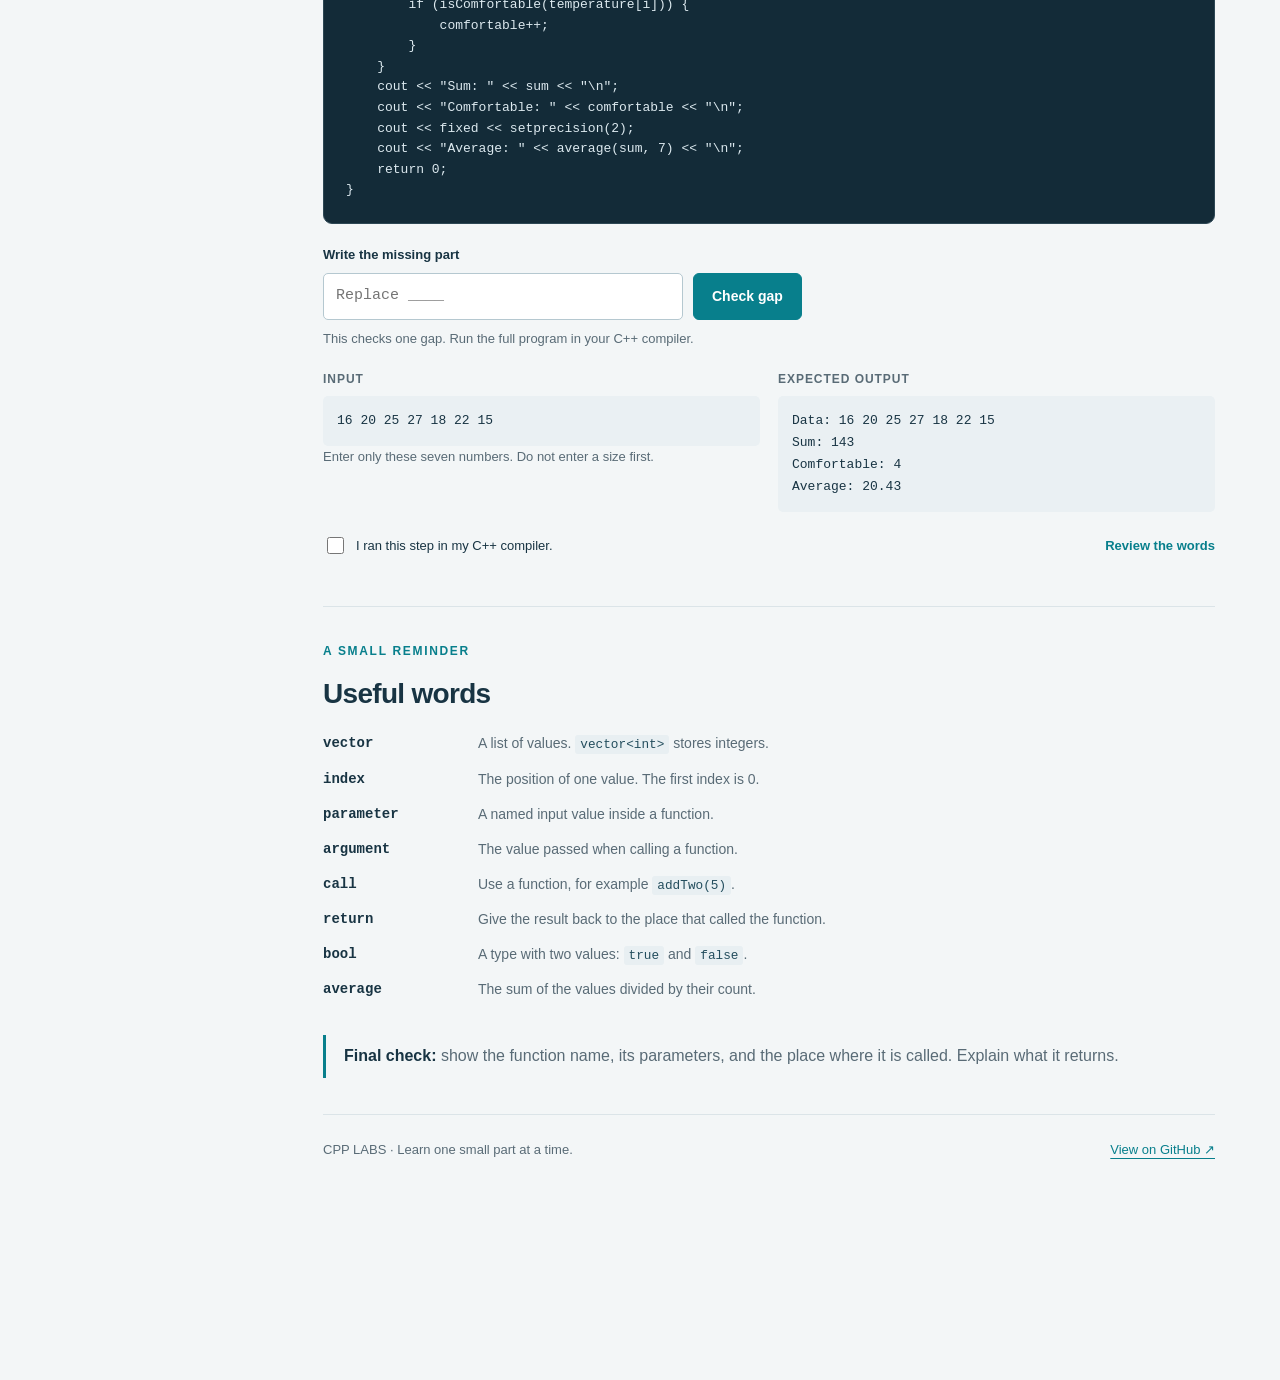
<file: lab7.html>
<!doctype html>
<html lang="en"><head><meta charset="utf-8"><meta name="viewport" content="width=device-width, initial-scale=1">
<meta name="description" content="Learn C++ functions and vectors in six small steps. Simple English, complete code, one gap at a time, hints, and expected output.">
<meta name="theme-color" content="#132b38"><meta name="color-scheme" content="light">
<meta http-equiv="Content-Security-Policy" content="default-src 'self'; script-src 'self'; style-src 'self'; img-src 'self' data:; object-src 'none'; base-uri 'self'; form-action 'none'">
<title data-i18n="lab7.page_title">C++ Labs — Functions and vectors</title><link rel="icon" href="assets/favicon.svg" type="image/svg+xml"><link rel="stylesheet" href="assets/site.css?v=20261118-lang"><script src="assets/i18n.js?v=20261118-lang" defer></script><script src="assets/site.js?v=20261118-lang" defer></script>
</head><body data-lesson="lab7">
<a class="skip-link" href="#main" data-i18n="skip">Skip to lesson</a>
<header class="mobile-bar"><a class="brand" href="#start" dir="ltr" translate="no"><span class="brand-mark">C++</span><span>CPP LABS</span></a><div class="mobile-actions"><div class="language-picker language-picker--mobile">
    <button class="language-toggle" type="button" aria-expanded="false" aria-controls="language-options-mobile" aria-label="Choose language" data-i18n-aria="language_choose" title="Choose language">
      <svg viewbox="0 0 24 24" width="22" height="22" fill="none" stroke="currentColor" stroke-width="1.7" aria-hidden="true" focusable="false"><circle cx="12" cy="12" r="9"></circle><ellipse cx="12" cy="12" rx="4" ry="9"></ellipse><path d="M3 12h18M5 6.5h14M5 17.5h14"></path></svg>
      <span class="language-current" lang="en" dir="auto">English</span>
    </button>
    <div class="language-options" id="language-options-mobile" role="group" aria-label="Choose language" data-i18n-aria="language_choose" hidden>
    <button class="language-option" type="button" data-language="en" lang="en" dir="auto" aria-pressed="true">English</button><button class="language-option" type="button" data-language="ru" lang="ru" dir="auto" aria-pressed="false">Русский</button><button class="language-option" type="button" data-language="fr" lang="fr" dir="auto" aria-pressed="false">Français</button><button class="language-option" type="button" data-language="ar" lang="ar" dir="auto" aria-pressed="false">العربية</button>
    </div></div><button id="menu-toggle" type="button" aria-expanded="false" aria-controls="lesson-menu" data-i18n="menu_open">Lesson menu</button></div></header>
<aside class="rail" id="lesson-menu" aria-label="Lesson navigation" data-i18n-aria="lesson_navigation">
  <a class="brand" href="#start" dir="ltr" translate="no"><span class="brand-mark">C++</span><span>CPP LABS</span></a>
  <nav class="lesson-switch" aria-label="Choose a lab" data-i18n-aria="choose_lab"><a href="lab7.html" data-i18n="lab7_link">Lab 7 · Functions</a><a href="lab8.html" data-i18n="lab8_link">Lab 8 · Structures</a><a href="lab9.html" lang="en">Lab 9 · Stock</a></nav><p class="rail-caption" data-i18n="lab7.rail_caption">Lab 7 · Your lesson</p>
  <nav class="lesson-nav" aria-label="Lesson steps" data-i18n-aria="lesson_navigation"><a href="#start" aria-current="location"><span class="nav-number">i</span><span data-i18n="start_here">Start here</span></a><a href="#step-1"><span class="nav-number">1</span><span data-i18n="lab7.step1.title">Create a vector</span></a><a href="#step-2"><span class="nav-number">2</span><span data-i18n="lab7.step2.title">Read the values</span></a><a href="#step-3"><span class="nav-number">3</span><span data-i18n="lab7.step3.title">Write a function</span></a><a href="#step-4"><span class="nav-number">4</span><span data-i18n="lab7.step4.title">Call the function</span></a><a href="#step-5"><span class="nav-number">5</span><span data-i18n="lab7.step5.title">Find the sum</span></a><a href="#step-6"><span class="nav-number">6</span><span data-i18n="lab7.step6.title">Use two parameters</span></a><a href="#words"><span class="nav-number">?</span><span data-i18n="words">Useful words</span></a></nav>
  <div class="rail-bottom"><div class="progress-label"><span data-i18n="progress">Your progress</span><strong id="progress-count">0 / 6</strong></div><div class="progress-track" role="progressbar" aria-label="Completed steps" aria-valuemin="0" aria-valuemax="6" aria-valuenow="0" data-i18n-aria="completed_steps"><div class="progress-fill"></div></div><p data-i18n="browser_progress">Your progress stays in this browser.</p><button class="text-button" type="button" data-reset data-i18n="reset">Reset answers &amp; progress</button></div>
</aside>
<main class="page" id="main"><div class="content">
  <div class="topline"><span data-i18n="student_guide">C++ / Student guide</span><a href="downloads/cpp-functions-vectors-student-guide.docx" download data-i18n="download_worksheet">Download worksheet ↓</a><div class="language-picker language-picker--desktop">
    <button class="language-toggle" type="button" aria-expanded="false" aria-controls="language-options-desktop" aria-label="Choose language" data-i18n-aria="language_choose" title="Choose language">
      <svg viewbox="0 0 24 24" width="22" height="22" fill="none" stroke="currentColor" stroke-width="1.7" aria-hidden="true" focusable="false"><circle cx="12" cy="12" r="9"></circle><ellipse cx="12" cy="12" rx="4" ry="9"></ellipse><path d="M3 12h18M5 6.5h14M5 17.5h14"></path></svg>
      <span class="language-current" lang="en" dir="auto">English</span>
    </button>
    <div class="language-options" id="language-options-desktop" role="group" aria-label="Choose language" data-i18n-aria="language_choose" hidden>
    <button class="language-option" type="button" data-language="en" lang="en" dir="auto" aria-pressed="true">English</button><button class="language-option" type="button" data-language="ru" lang="ru" dir="auto" aria-pressed="false">Русский</button><button class="language-option" type="button" data-language="fr" lang="fr" dir="auto" aria-pressed="false">Français</button><button class="language-option" type="button" data-language="ar" lang="ar" dir="auto" aria-pressed="false">العربية</button>
    </div></div></div>
  <div id="start">
    <section class="hero" aria-labelledby="lesson-title"><p class="eyebrow" data-i18n="lab7.eyebrow">Lab 07 · Beginner practice</p><h1 data-i18n-html="lab7.hero">Functions <span>&amp; vectors.</span></h1><p class="hero-intro" data-i18n-html="lab7.hero_intro">One program. Six small steps.<br>Read, fill one gap, and run.</p><div class="hero-actions"><a class="button" id="continue-link" href="#step-1" data-i18n="start_step1">Start Step 1</a><button class="button secondary" type="button" data-print data-i18n="print">Print this guide</button></div><p class="hero-note" data-i18n="compatibility">The same lesson for both classroom groups. C++11 compatible.</p></section>
    <section class="intro" aria-labelledby="how-title"><h2 id="how-title" data-i18n="lab7.intro_title">A temperature diary</h2><p data-i18n-html="lab7.intro_text">We will store seven temperatures. Then we will count values from <strong>18 to 26</strong> and find an average.</p><ol class="how-list"><li data-i18n-html="how1">Read the short explanation.</li><li data-i18n-html="how2">Copy the <strong>whole program</strong> into one <code dir="ltr" translate="no">.cpp</code> file.</li><li data-i18n-html="how3">Replace <code dir="ltr" translate="no">____</code> with the missing part.</li><li data-i18n-html="how4">Run the program. Compare it with the expected output.</li><li data-i18n-html="how5">Go to the next step. Replace the old program with the new one.</li></ol><p class="rule" data-i18n-html="lab7.rule"><strong>One file, one program.</strong> Each step has a full program. Keep only one <code dir="ltr" translate="no">main()</code> in your file. The range 18 to 26 is a rule for this exercise.</p><noscript><p class="noscript" data-i18n="lab7.noscript">You can read all code and download the worksheet without JavaScript. To check gaps, copy with a button, or save progress, enable JavaScript.</p></noscript></section>
    <section class="example" aria-labelledby="example-title"><h2 id="example-title" data-i18n="lab7.example_title">First, a small function</h2><p class="read" data-i18n-html="lab7.example_read"><code dir="ltr" translate="no">addTwo</code> gets one number. <code dir="ltr" translate="no">x</code> is its parameter. <code dir="ltr" translate="no">return</code> gives the result back. The call <code dir="ltr" translate="no">addTwo(5)</code> gives <strong>7</strong>.</p><div class="code-shell"><div class="code-bar"><span class="code-name" data-i18n="lab7.example_name">A complete example</span><div class="code-tools"><button type="button" data-copy-example data-i18n="copy_example">Copy example</button></div></div><pre tabindex="0" dir="ltr" translate="no"><code id="function-example" dir="ltr" translate="no">#include &lt;iostream&gt;
using namespace std;

int addTwo(int x) {
    return x + 2;
}

int main() {
    cout &lt;&lt; addTwo(5) &lt;&lt; "\n";
    return 0;
}
</code></pre></div><p class="hero-note" data-i18n-html="lab7.example_note">Output: <code dir="ltr" translate="no">7</code>. Write this example and run it first if functions are new to you.</p></section>
  </div>

<section class="step" id="step-1" data-step="1" data-answer="7" aria-labelledby="title-1">
  <header class="step-header"><span class="step-number" aria-hidden="true">01</span><div><p class="step-label" data-i18n="step_label" data-i18n-step="1">Step 1 of 6</p><h2 id="title-1" data-i18n="lab7.step1.title">Create a vector</h2></div></header>
  <p class="read" data-i18n-html="lab7.step1.read">A vector stores many values. vector&lt;int&gt; marks(3); creates 3 integers. Their first value is 0.</p>
  <p class="task" data-i18n-html="lab7.step1.task">Create 7 values. Replace ____ with the size.</p>
  <details class="hint"><summary data-i18n="hint">Need a small hint?</summary><p data-i18n-html="lab7.step1.hint">use the number of days in one week.</p></details>
  <div class="code-shell">
    <div class="code-bar"><span class="code-name">main.cpp <span class="gap-count" data-i18n="one_gap">1 gap</span></span><div class="code-tools"><button type="button" data-copy aria-label="Copy full code for step 1" data-i18n="copy" data-i18n-aria="copy_aria" data-i18n-step="1">Copy full code</button><button type="button" data-download aria-label="Download C++ code for step 1" data-i18n="download" data-i18n-aria="download_aria" data-i18n-step="1">Download .cpp</button></div></div>
    <pre tabindex="0" aria-label="Full C++ program for step 1" data-i18n-aria="code_aria" data-i18n-step="1" dir="ltr" translate="no"><code data-source='#include &lt;iostream&gt;
#include &lt;vector&gt;
using namespace std;

int main() {
    vector&lt;int&gt; temperature(____);
    cout &lt;&lt; "Data:";
    for (int i = 0; i &lt; 7; i++) {
        cout &lt;&lt; " " &lt;&lt; temperature[i];
    }
    cout &lt;&lt; "\n";
    return 0;
}
' dir="ltr" translate="no">#include &lt;iostream&gt;
#include &lt;vector&gt;
using namespace std;

int main() {
    vector&lt;int&gt; temperature(<mark class="code-gap">____</mark>);
    cout &lt;&lt; "Data:";
    for (int i = 0; i &lt; 7; i++) {
        cout &lt;&lt; " " &lt;&lt; temperature[i];
    }
    cout &lt;&lt; "\n";
    return 0;
}
</code></pre>
  </div>
  <form class="answer-form" aria-label="Check the missing part in step 1" data-i18n-aria="form_aria" data-i18n-step="1">
    <label class="answer-label" for="answer-1" data-i18n="write_missing">Write the missing part</label>
    <div class="answer-controls"><input class="answer-input" id="answer-1" type="text" placeholder="Replace ____" maxlength="120" autocomplete="off" autocapitalize="off" spellcheck="false" aria-describedby="feedback-1" data-i18n-placeholder="gap_placeholder" dir="ltr" translate="no"><button type="submit" class="button" data-i18n="check_gap">Check gap</button></div>
    <p class="feedback" id="feedback-1" aria-live="polite" data-message="feedback_hint">This checks one gap. Run the full program in your C++ compiler.</p>
  </form>
  <div class="checks"><div class="check-block"><h3 data-i18n="input">Input</h3><p data-i18n="lab7.input_1">No input in this step. The vector starts with zeros.</p></div><div class="check-block"><h3 data-i18n="expected_output">Expected output</h3><pre dir="ltr" translate="no">Data: 0 0 0 0 0 0 0</pre></div></div>
  <div class="finish-row"><label class="done-label"><input type="checkbox" class="done-check"><span data-i18n="ran">I ran this step in my C++ compiler.</span></label><a class="next-step" href="#step-2" data-i18n="next_step" data-i18n-step="2">Step 2 →</a></div>
</section>
<section class="step" id="step-2" data-step="2" data-answer="temperature[i]" aria-labelledby="title-2">
  <header class="step-header"><span class="step-number" aria-hidden="true">02</span><div><p class="step-label" data-i18n="step_label" data-i18n-step="2">Step 2 of 6</p><h2 id="title-2" data-i18n="lab7.step2.title">Read the values</h2></div></header>
  <p class="read" data-i18n-html="lab7.step2.read">cin &gt;&gt; x; reads one number into x. temperature[i] is the value at position i. The loop uses positions 0 to 6.</p>
  <p class="task" data-i18n-html="lab7.step2.task">Read one number into temperature[i]. Replace ____ with the vector element.</p>
  <details class="hint"><summary data-i18n="hint">Need a small hint?</summary><p data-i18n-html="lab7.step2.hint">use the vector name and [i].</p></details>
  <div class="code-shell">
    <div class="code-bar"><span class="code-name">main.cpp <span class="gap-count" data-i18n="one_gap">1 gap</span></span><div class="code-tools"><button type="button" data-copy aria-label="Copy full code for step 2" data-i18n="copy" data-i18n-aria="copy_aria" data-i18n-step="2">Copy full code</button><button type="button" data-download aria-label="Download C++ code for step 2" data-i18n="download" data-i18n-aria="download_aria" data-i18n-step="2">Download .cpp</button></div></div>
    <pre tabindex="0" aria-label="Full C++ program for step 2" data-i18n-aria="code_aria" data-i18n-step="2" dir="ltr" translate="no"><code data-source='#include &lt;iostream&gt;
#include &lt;vector&gt;
using namespace std;

int main() {
    vector&lt;int&gt; temperature(7);
    for (int i = 0; i &lt; 7; i++) {
        cin &gt;&gt; ____;
    }
    cout &lt;&lt; "Data:";
    for (int i = 0; i &lt; 7; i++) {
        cout &lt;&lt; " " &lt;&lt; temperature[i];
    }
    cout &lt;&lt; "\n";
    return 0;
}
' dir="ltr" translate="no">#include &lt;iostream&gt;
#include &lt;vector&gt;
using namespace std;

int main() {
    vector&lt;int&gt; temperature(7);
    for (int i = 0; i &lt; 7; i++) {
        cin &gt;&gt; <mark class="code-gap">____</mark>;
    }
    cout &lt;&lt; "Data:";
    for (int i = 0; i &lt; 7; i++) {
        cout &lt;&lt; " " &lt;&lt; temperature[i];
    }
    cout &lt;&lt; "\n";
    return 0;
}
</code></pre>
  </div>
  <form class="answer-form" aria-label="Check the missing part in step 2" data-i18n-aria="form_aria" data-i18n-step="2">
    <label class="answer-label" for="answer-2" data-i18n="write_missing">Write the missing part</label>
    <div class="answer-controls"><input class="answer-input" id="answer-2" type="text" placeholder="Replace ____" maxlength="120" autocomplete="off" autocapitalize="off" spellcheck="false" aria-describedby="feedback-2" data-i18n-placeholder="gap_placeholder" dir="ltr" translate="no"><button type="submit" class="button" data-i18n="check_gap">Check gap</button></div>
    <p class="feedback" id="feedback-2" aria-live="polite" data-message="feedback_hint">This checks one gap. Run the full program in your C++ compiler.</p>
  </form>
  <div class="checks"><div class="check-block"><h3 data-i18n="input">Input</h3><pre dir="ltr" translate="no">16 20 25 27 18 22 15</pre><p data-i18n="lab7.input_many">Enter only these seven numbers. Do not enter a size first.</p></div><div class="check-block"><h3 data-i18n="expected_output">Expected output</h3><pre dir="ltr" translate="no">Data: 16 20 25 27 18 22 15</pre></div></div>
  <div class="finish-row"><label class="done-label"><input type="checkbox" class="done-check"><span data-i18n="ran">I ran this step in my C++ compiler.</span></label><a class="next-step" href="#step-3" data-i18n="next_step" data-i18n-step="3">Step 3 →</a></div>
</section>
<section class="step" id="step-3" data-step="3" data-answer="18" aria-labelledby="title-3">
  <header class="step-header"><span class="step-number" aria-hidden="true">03</span><div><p class="step-label" data-i18n="step_label" data-i18n-step="3">Step 3 of 6</p><h2 id="title-3" data-i18n="lab7.step3.title">Write a function</h2></div></header>
  <p class="read" data-i18n-html="lab7.step3.read">A bool function returns true or false. &amp;&amp; means AND. The two tests must both be true. In cout, true is printed as 1 and false as 0.</p>
  <p class="task" data-i18n-html="lab7.step3.task">The lower limit is 18. The upper limit is 26. Replace ____ with the lower limit.</p>
  <details class="hint"><summary data-i18n="hint">Need a small hint?</summary><p data-i18n-html="lab7.step3.hint">the first test is t &gt;= the lower limit.</p></details>
  <div class="code-shell">
    <div class="code-bar"><span class="code-name">main.cpp <span class="gap-count" data-i18n="one_gap">1 gap</span></span><div class="code-tools"><button type="button" data-copy aria-label="Copy full code for step 3" data-i18n="copy" data-i18n-aria="copy_aria" data-i18n-step="3">Copy full code</button><button type="button" data-download aria-label="Download C++ code for step 3" data-i18n="download" data-i18n-aria="download_aria" data-i18n-step="3">Download .cpp</button></div></div>
    <pre tabindex="0" aria-label="Full C++ program for step 3" data-i18n-aria="code_aria" data-i18n-step="3" dir="ltr" translate="no"><code data-source='#include &lt;iostream&gt;
#include &lt;vector&gt;
using namespace std;

bool isComfortable(int t) {
    return t &gt;= ____ &amp;&amp; t &lt;= 26;
}

int main() {
    vector&lt;int&gt; temperature(7);
    for (int i = 0; i &lt; 7; i++) {
        cin &gt;&gt; temperature[i];
    }
    cout &lt;&lt; "Data:";
    for (int i = 0; i &lt; 7; i++) {
        cout &lt;&lt; " " &lt;&lt; temperature[i];
    }
    cout &lt;&lt; "\n";
    cout &lt;&lt; "Check: " &lt;&lt; isComfortable(18) &lt;&lt; "\n";
    return 0;
}
' dir="ltr" translate="no">#include &lt;iostream&gt;
#include &lt;vector&gt;
using namespace std;

bool isComfortable(int t) {
    return t &gt;= <mark class="code-gap">____</mark> &amp;&amp; t &lt;= 26;
}

int main() {
    vector&lt;int&gt; temperature(7);
    for (int i = 0; i &lt; 7; i++) {
        cin &gt;&gt; temperature[i];
    }
    cout &lt;&lt; "Data:";
    for (int i = 0; i &lt; 7; i++) {
        cout &lt;&lt; " " &lt;&lt; temperature[i];
    }
    cout &lt;&lt; "\n";
    cout &lt;&lt; "Check: " &lt;&lt; isComfortable(18) &lt;&lt; "\n";
    return 0;
}
</code></pre>
  </div>
  <form class="answer-form" aria-label="Check the missing part in step 3" data-i18n-aria="form_aria" data-i18n-step="3">
    <label class="answer-label" for="answer-3" data-i18n="write_missing">Write the missing part</label>
    <div class="answer-controls"><input class="answer-input" id="answer-3" type="text" placeholder="Replace ____" maxlength="120" autocomplete="off" autocapitalize="off" spellcheck="false" aria-describedby="feedback-3" data-i18n-placeholder="gap_placeholder" dir="ltr" translate="no"><button type="submit" class="button" data-i18n="check_gap">Check gap</button></div>
    <p class="feedback" id="feedback-3" aria-live="polite" data-message="feedback_hint">This checks one gap. Run the full program in your C++ compiler.</p>
  </form>
  <div class="checks"><div class="check-block"><h3 data-i18n="input">Input</h3><pre dir="ltr" translate="no">16 20 25 27 18 22 15</pre><p data-i18n="lab7.input_many">Enter only these seven numbers. Do not enter a size first.</p></div><div class="check-block"><h3 data-i18n="expected_output">Expected output</h3><pre dir="ltr" translate="no">Data: 16 20 25 27 18 22 15
Check: 1</pre></div></div>
  <div class="finish-row"><label class="done-label"><input type="checkbox" class="done-check"><span data-i18n="ran">I ran this step in my C++ compiler.</span></label><a class="next-step" href="#step-4" data-i18n="next_step" data-i18n-step="4">Step 4 →</a></div>
</section>
<section class="step" id="step-4" data-step="4" data-answer="isComfortable" aria-labelledby="title-4">
  <header class="step-header"><span class="step-number" aria-hidden="true">04</span><div><p class="step-label" data-i18n="step_label" data-i18n-step="4">Step 4 of 6</p><h2 id="title-4" data-i18n="lab7.step4.title">Call the function</h2></div></header>
  <p class="read" data-i18n-html="lab7.step4.read">isComfortable(t) tests one temperature. In a loop, isComfortable(temperature[i]) tests the current value. if runs its body when the answer is true.</p>
  <p class="task" data-i18n-html="lab7.step4.task">Call the function inside if. Replace ____ with its name.</p>
  <details class="hint"><summary data-i18n="hint">Need a small hint?</summary><p data-i18n-html="lab7.step4.hint">the function is defined above main.</p></details>
  <div class="code-shell">
    <div class="code-bar"><span class="code-name">main.cpp <span class="gap-count" data-i18n="one_gap">1 gap</span></span><div class="code-tools"><button type="button" data-copy aria-label="Copy full code for step 4" data-i18n="copy" data-i18n-aria="copy_aria" data-i18n-step="4">Copy full code</button><button type="button" data-download aria-label="Download C++ code for step 4" data-i18n="download" data-i18n-aria="download_aria" data-i18n-step="4">Download .cpp</button></div></div>
    <pre tabindex="0" aria-label="Full C++ program for step 4" data-i18n-aria="code_aria" data-i18n-step="4" dir="ltr" translate="no"><code data-source='#include &lt;iostream&gt;
#include &lt;vector&gt;
using namespace std;

bool isComfortable(int t) {
    return t &gt;= 18 &amp;&amp; t &lt;= 26;
}

int main() {
    vector&lt;int&gt; temperature(7);
    for (int i = 0; i &lt; 7; i++) {
        cin &gt;&gt; temperature[i];
    }
    cout &lt;&lt; "Data:";
    for (int i = 0; i &lt; 7; i++) {
        cout &lt;&lt; " " &lt;&lt; temperature[i];
    }
    cout &lt;&lt; "\n";
    int comfortable = 0;
    for (int i = 0; i &lt; 7; i++) {
        if (____(temperature[i])) {
            comfortable++;
        }
    }
    cout &lt;&lt; "Comfortable: " &lt;&lt; comfortable &lt;&lt; "\n";
    return 0;
}
' dir="ltr" translate="no">#include &lt;iostream&gt;
#include &lt;vector&gt;
using namespace std;

bool isComfortable(int t) {
    return t &gt;= 18 &amp;&amp; t &lt;= 26;
}

int main() {
    vector&lt;int&gt; temperature(7);
    for (int i = 0; i &lt; 7; i++) {
        cin &gt;&gt; temperature[i];
    }
    cout &lt;&lt; "Data:";
    for (int i = 0; i &lt; 7; i++) {
        cout &lt;&lt; " " &lt;&lt; temperature[i];
    }
    cout &lt;&lt; "\n";
    int comfortable = 0;
    for (int i = 0; i &lt; 7; i++) {
        if (<mark class="code-gap">____</mark>(temperature[i])) {
            comfortable++;
        }
    }
    cout &lt;&lt; "Comfortable: " &lt;&lt; comfortable &lt;&lt; "\n";
    return 0;
}
</code></pre>
  </div>
  <form class="answer-form" aria-label="Check the missing part in step 4" data-i18n-aria="form_aria" data-i18n-step="4">
    <label class="answer-label" for="answer-4" data-i18n="write_missing">Write the missing part</label>
    <div class="answer-controls"><input class="answer-input" id="answer-4" type="text" placeholder="Replace ____" maxlength="120" autocomplete="off" autocapitalize="off" spellcheck="false" aria-describedby="feedback-4" data-i18n-placeholder="gap_placeholder" dir="ltr" translate="no"><button type="submit" class="button" data-i18n="check_gap">Check gap</button></div>
    <p class="feedback" id="feedback-4" aria-live="polite" data-message="feedback_hint">This checks one gap. Run the full program in your C++ compiler.</p>
  </form>
  <div class="checks"><div class="check-block"><h3 data-i18n="input">Input</h3><pre dir="ltr" translate="no">16 20 25 27 18 22 15</pre><p data-i18n="lab7.input_many">Enter only these seven numbers. Do not enter a size first.</p></div><div class="check-block"><h3 data-i18n="expected_output">Expected output</h3><pre dir="ltr" translate="no">Data: 16 20 25 27 18 22 15
Comfortable: 4</pre></div></div>
  <div class="finish-row"><label class="done-label"><input type="checkbox" class="done-check"><span data-i18n="ran">I ran this step in my C++ compiler.</span></label><a class="next-step" href="#step-5" data-i18n="next_step" data-i18n-step="5">Step 5 →</a></div>
</section>
<section class="step" id="step-5" data-step="5" data-answer="temperature[i]" aria-labelledby="title-5">
  <header class="step-header"><span class="step-number" aria-hidden="true">05</span><div><p class="step-label" data-i18n="step_label" data-i18n-step="5">Step 5 of 6</p><h2 id="title-5" data-i18n="lab7.step5.title">Find the sum</h2></div></header>
  <p class="read" data-i18n-html="lab7.step5.read">sum starts at 0. sum += x; means sum = sum + x. Add one value during each loop step.</p>
  <p class="task" data-i18n-html="lab7.step5.task">Add the current vector element to sum. Replace ____.</p>
  <details class="hint"><summary data-i18n="hint">Need a small hint?</summary><p data-i18n-html="lab7.step5.hint">this is the same element used in the if line.</p></details>
  <div class="code-shell">
    <div class="code-bar"><span class="code-name">main.cpp <span class="gap-count" data-i18n="one_gap">1 gap</span></span><div class="code-tools"><button type="button" data-copy aria-label="Copy full code for step 5" data-i18n="copy" data-i18n-aria="copy_aria" data-i18n-step="5">Copy full code</button><button type="button" data-download aria-label="Download C++ code for step 5" data-i18n="download" data-i18n-aria="download_aria" data-i18n-step="5">Download .cpp</button></div></div>
    <pre tabindex="0" aria-label="Full C++ program for step 5" data-i18n-aria="code_aria" data-i18n-step="5" dir="ltr" translate="no"><code data-source='#include &lt;iostream&gt;
#include &lt;vector&gt;
using namespace std;

bool isComfortable(int t) {
    return t &gt;= 18 &amp;&amp; t &lt;= 26;
}

int main() {
    vector&lt;int&gt; temperature(7);
    for (int i = 0; i &lt; 7; i++) {
        cin &gt;&gt; temperature[i];
    }
    cout &lt;&lt; "Data:";
    for (int i = 0; i &lt; 7; i++) {
        cout &lt;&lt; " " &lt;&lt; temperature[i];
    }
    cout &lt;&lt; "\n";
    int comfortable = 0;
    int sum = 0;
    for (int i = 0; i &lt; 7; i++) {
        sum += ____;
        if (isComfortable(temperature[i])) {
            comfortable++;
        }
    }
    cout &lt;&lt; "Sum: " &lt;&lt; sum &lt;&lt; "\n";
    cout &lt;&lt; "Comfortable: " &lt;&lt; comfortable &lt;&lt; "\n";
    return 0;
}
' dir="ltr" translate="no">#include &lt;iostream&gt;
#include &lt;vector&gt;
using namespace std;

bool isComfortable(int t) {
    return t &gt;= 18 &amp;&amp; t &lt;= 26;
}

int main() {
    vector&lt;int&gt; temperature(7);
    for (int i = 0; i &lt; 7; i++) {
        cin &gt;&gt; temperature[i];
    }
    cout &lt;&lt; "Data:";
    for (int i = 0; i &lt; 7; i++) {
        cout &lt;&lt; " " &lt;&lt; temperature[i];
    }
    cout &lt;&lt; "\n";
    int comfortable = 0;
    int sum = 0;
    for (int i = 0; i &lt; 7; i++) {
        sum += <mark class="code-gap">____</mark>;
        if (isComfortable(temperature[i])) {
            comfortable++;
        }
    }
    cout &lt;&lt; "Sum: " &lt;&lt; sum &lt;&lt; "\n";
    cout &lt;&lt; "Comfortable: " &lt;&lt; comfortable &lt;&lt; "\n";
    return 0;
}
</code></pre>
  </div>
  <form class="answer-form" aria-label="Check the missing part in step 5" data-i18n-aria="form_aria" data-i18n-step="5">
    <label class="answer-label" for="answer-5" data-i18n="write_missing">Write the missing part</label>
    <div class="answer-controls"><input class="answer-input" id="answer-5" type="text" placeholder="Replace ____" maxlength="120" autocomplete="off" autocapitalize="off" spellcheck="false" aria-describedby="feedback-5" data-i18n-placeholder="gap_placeholder" dir="ltr" translate="no"><button type="submit" class="button" data-i18n="check_gap">Check gap</button></div>
    <p class="feedback" id="feedback-5" aria-live="polite" data-message="feedback_hint">This checks one gap. Run the full program in your C++ compiler.</p>
  </form>
  <div class="checks"><div class="check-block"><h3 data-i18n="input">Input</h3><pre dir="ltr" translate="no">16 20 25 27 18 22 15</pre><p data-i18n="lab7.input_many">Enter only these seven numbers. Do not enter a size first.</p></div><div class="check-block"><h3 data-i18n="expected_output">Expected output</h3><pre dir="ltr" translate="no">Data: 16 20 25 27 18 22 15
Sum: 143
Comfortable: 4</pre></div></div>
  <div class="finish-row"><label class="done-label"><input type="checkbox" class="done-check"><span data-i18n="ran">I ran this step in my C++ compiler.</span></label><a class="next-step" href="#step-6" data-i18n="next_step" data-i18n-step="6">Step 6 →</a></div>
</section>
<section class="step" id="step-6" data-step="6" data-answer="count" aria-labelledby="title-6">
  <header class="step-header"><span class="step-number" aria-hidden="true">06</span><div><p class="step-label" data-i18n="step_label" data-i18n-step="6">Step 6 of 6</p><h2 id="title-6" data-i18n="lab7.step6.title">Use two parameters</h2></div></header>
  <p class="read" data-i18n-html="lab7.step6.read">An average is a sum divided by a count. count is the number of values. sum * 1.0 makes a decimal calculation. average(sum, 7) passes two values.</p>
  <p class="task" data-i18n-html="lab7.step6.task">Complete the average function. Replace ____ with its second parameter.</p>
  <details class="hint"><summary data-i18n="hint">Need a small hint?</summary><p data-i18n-html="lab7.step6.hint">divide by the number of values, not by their sum.</p></details>
  <div class="code-shell">
    <div class="code-bar"><span class="code-name">main.cpp <span class="gap-count" data-i18n="one_gap">1 gap</span></span><div class="code-tools"><button type="button" data-copy aria-label="Copy full code for step 6" data-i18n="copy" data-i18n-aria="copy_aria" data-i18n-step="6">Copy full code</button><button type="button" data-download aria-label="Download C++ code for step 6" data-i18n="download" data-i18n-aria="download_aria" data-i18n-step="6">Download .cpp</button></div></div>
    <pre tabindex="0" aria-label="Full C++ program for step 6" data-i18n-aria="code_aria" data-i18n-step="6" dir="ltr" translate="no"><code data-source='#include &lt;iostream&gt;
#include &lt;vector&gt;
#include &lt;iomanip&gt;
using namespace std;

bool isComfortable(int t) {
    return t &gt;= 18 &amp;&amp; t &lt;= 26;
}

double average(int sum, int count) {
    return sum * 1.0 / ____;
}

int main() {
    vector&lt;int&gt; temperature(7);
    for (int i = 0; i &lt; 7; i++) {
        cin &gt;&gt; temperature[i];
    }
    cout &lt;&lt; "Data:";
    for (int i = 0; i &lt; 7; i++) {
        cout &lt;&lt; " " &lt;&lt; temperature[i];
    }
    cout &lt;&lt; "\n";
    int comfortable = 0;
    int sum = 0;
    for (int i = 0; i &lt; 7; i++) {
        sum += temperature[i];
        if (isComfortable(temperature[i])) {
            comfortable++;
        }
    }
    cout &lt;&lt; "Sum: " &lt;&lt; sum &lt;&lt; "\n";
    cout &lt;&lt; "Comfortable: " &lt;&lt; comfortable &lt;&lt; "\n";
    cout &lt;&lt; fixed &lt;&lt; setprecision(2);
    cout &lt;&lt; "Average: " &lt;&lt; average(sum, 7) &lt;&lt; "\n";
    return 0;
}
' dir="ltr" translate="no">#include &lt;iostream&gt;
#include &lt;vector&gt;
#include &lt;iomanip&gt;
using namespace std;

bool isComfortable(int t) {
    return t &gt;= 18 &amp;&amp; t &lt;= 26;
}

double average(int sum, int count) {
    return sum * 1.0 / <mark class="code-gap">____</mark>;
}

int main() {
    vector&lt;int&gt; temperature(7);
    for (int i = 0; i &lt; 7; i++) {
        cin &gt;&gt; temperature[i];
    }
    cout &lt;&lt; "Data:";
    for (int i = 0; i &lt; 7; i++) {
        cout &lt;&lt; " " &lt;&lt; temperature[i];
    }
    cout &lt;&lt; "\n";
    int comfortable = 0;
    int sum = 0;
    for (int i = 0; i &lt; 7; i++) {
        sum += temperature[i];
        if (isComfortable(temperature[i])) {
            comfortable++;
        }
    }
    cout &lt;&lt; "Sum: " &lt;&lt; sum &lt;&lt; "\n";
    cout &lt;&lt; "Comfortable: " &lt;&lt; comfortable &lt;&lt; "\n";
    cout &lt;&lt; fixed &lt;&lt; setprecision(2);
    cout &lt;&lt; "Average: " &lt;&lt; average(sum, 7) &lt;&lt; "\n";
    return 0;
}
</code></pre>
  </div>
  <form class="answer-form" aria-label="Check the missing part in step 6" data-i18n-aria="form_aria" data-i18n-step="6">
    <label class="answer-label" for="answer-6" data-i18n="write_missing">Write the missing part</label>
    <div class="answer-controls"><input class="answer-input" id="answer-6" type="text" placeholder="Replace ____" maxlength="120" autocomplete="off" autocapitalize="off" spellcheck="false" aria-describedby="feedback-6" data-i18n-placeholder="gap_placeholder" dir="ltr" translate="no"><button type="submit" class="button" data-i18n="check_gap">Check gap</button></div>
    <p class="feedback" id="feedback-6" aria-live="polite" data-message="feedback_hint">This checks one gap. Run the full program in your C++ compiler.</p>
  </form>
  <div class="checks"><div class="check-block"><h3 data-i18n="input">Input</h3><pre dir="ltr" translate="no">16 20 25 27 18 22 15</pre><p data-i18n="lab7.input_many">Enter only these seven numbers. Do not enter a size first.</p></div><div class="check-block"><h3 data-i18n="expected_output">Expected output</h3><pre dir="ltr" translate="no">Data: 16 20 25 27 18 22 15
Sum: 143
Comfortable: 4
Average: 20.43</pre></div></div>
  <div class="finish-row"><label class="done-label"><input type="checkbox" class="done-check"><span data-i18n="ran">I ran this step in my C++ compiler.</span></label><a class="next-step" href="#words" data-i18n="review" data-i18n-step="7">Review the words →</a></div>
</section>
  <section class="words" id="words" aria-labelledby="words-title"><p class="eyebrow" data-i18n="reminder">A small reminder</p><h2 id="words-title" data-i18n="words">Useful words</h2><dl><dt data-i18n="lab7.word0.term">vector</dt><dd data-i18n-html="lab7.word0.definition">A list of values. <code dir="ltr" translate="no">vector&lt;int&gt;</code> stores integers.</dd><dt data-i18n="lab7.word1.term">index</dt><dd data-i18n-html="lab7.word1.definition">The position of one value. The first index is 0.</dd><dt data-i18n="lab7.word2.term">parameter</dt><dd data-i18n-html="lab7.word2.definition">A named input value inside a function.</dd><dt data-i18n="lab7.word3.term">argument</dt><dd data-i18n-html="lab7.word3.definition">The value you pass when you call a function.</dd><dt data-i18n="lab7.word4.term">call</dt><dd data-i18n-html="lab7.word4.definition">Use a function, for example <code dir="ltr" translate="no">addTwo(5)</code>.</dd><dt data-i18n="lab7.word5.term">return</dt><dd data-i18n-html="lab7.word5.definition">Give the result back to the place that called the function.</dd><dt data-i18n="lab7.word6.term">bool</dt><dd data-i18n-html="lab7.word6.definition">A type with two values: <code dir="ltr" translate="no">true</code> and <code dir="ltr" translate="no">false</code>.</dd><dt data-i18n="lab7.word7.term">average</dt><dd data-i18n-html="lab7.word7.definition">The sum of the values divided by their count.</dd></dl><p class="rule" data-i18n-html="lab7.final_check"><strong>Final check:</strong> show the function name, its parameters, and the place where it is called. Explain what it returns.</p></section>
  <footer class="closing"><p data-i18n="lab7.footer">CPP LABS · Learn one small part at a time.</p><a href="https://github.com/Dozzka/CPP_LABS" target="_blank" rel="noopener noreferrer" data-i18n="view_github">View on GitHub &amp;nearr;</a></footer>
</div></main><div class="status-toast" id="global-status" role="status" aria-live="polite"></div>
</body></html>
</file>
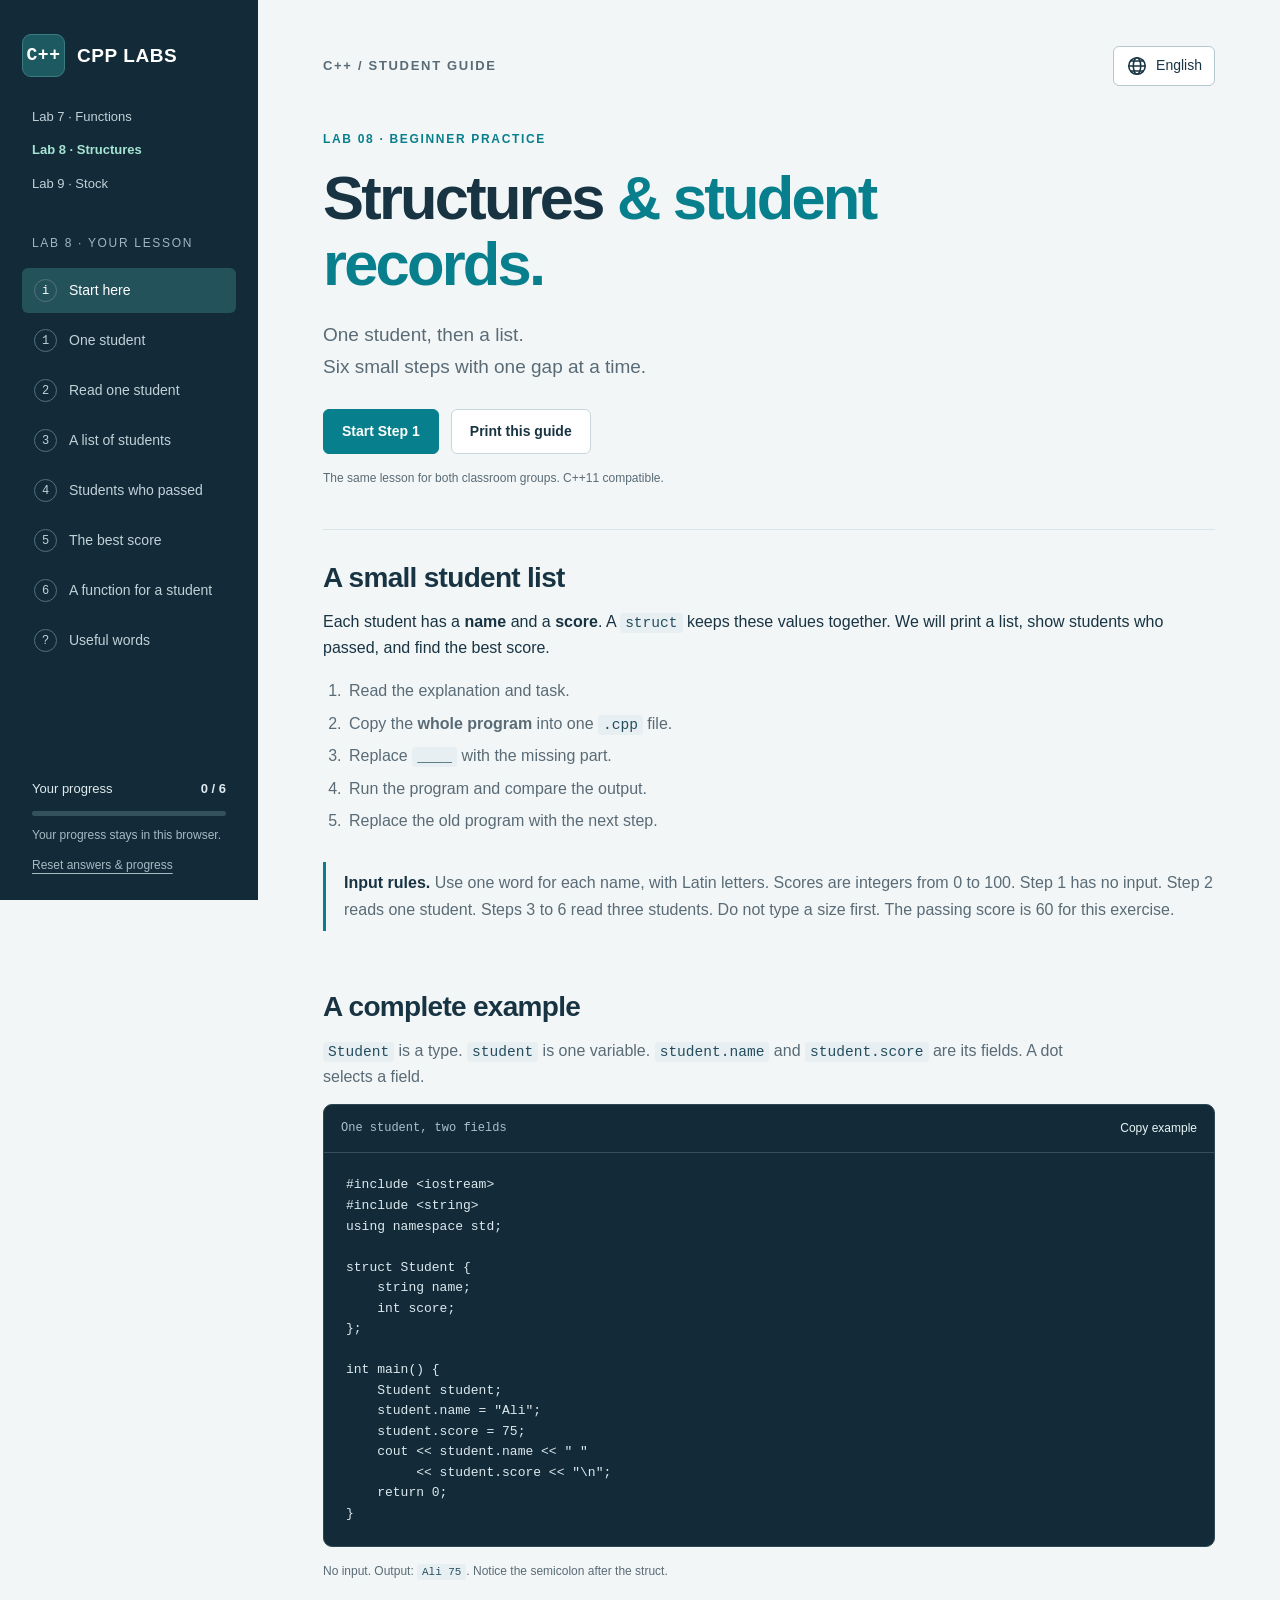
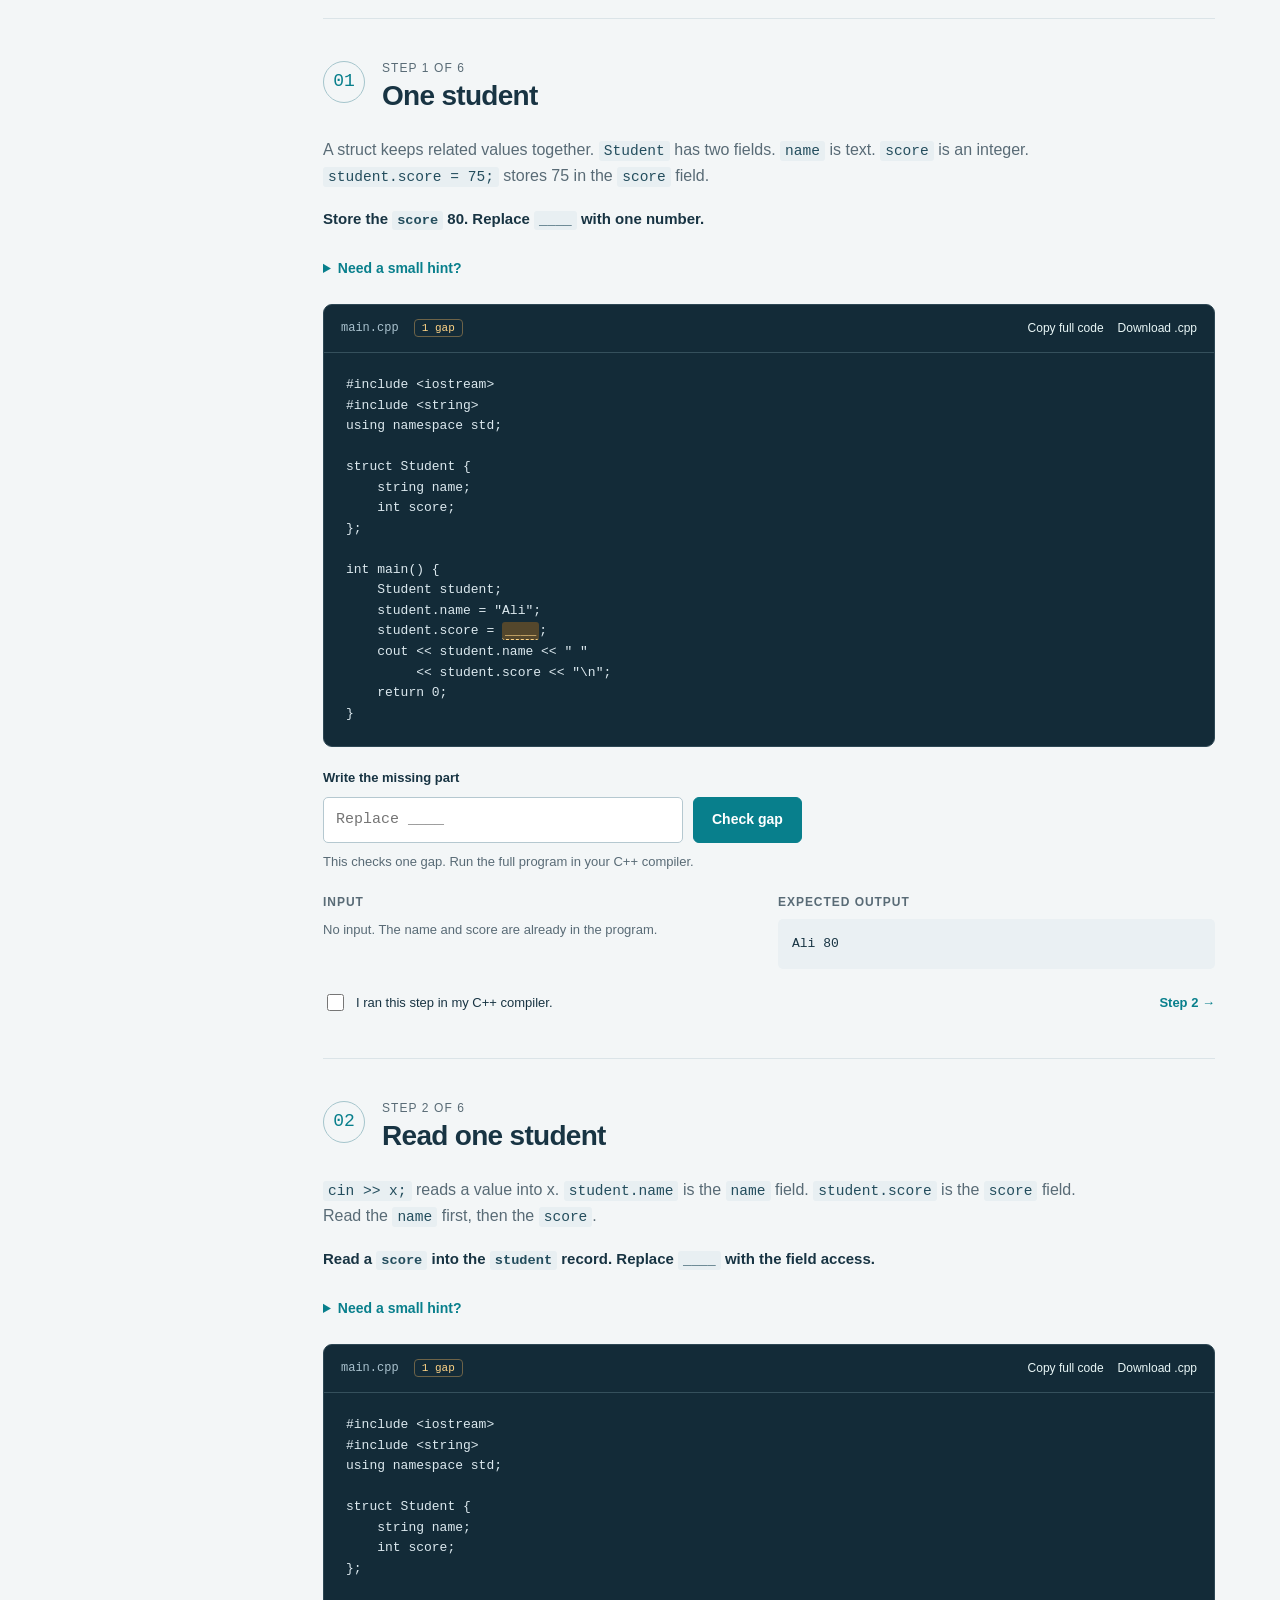
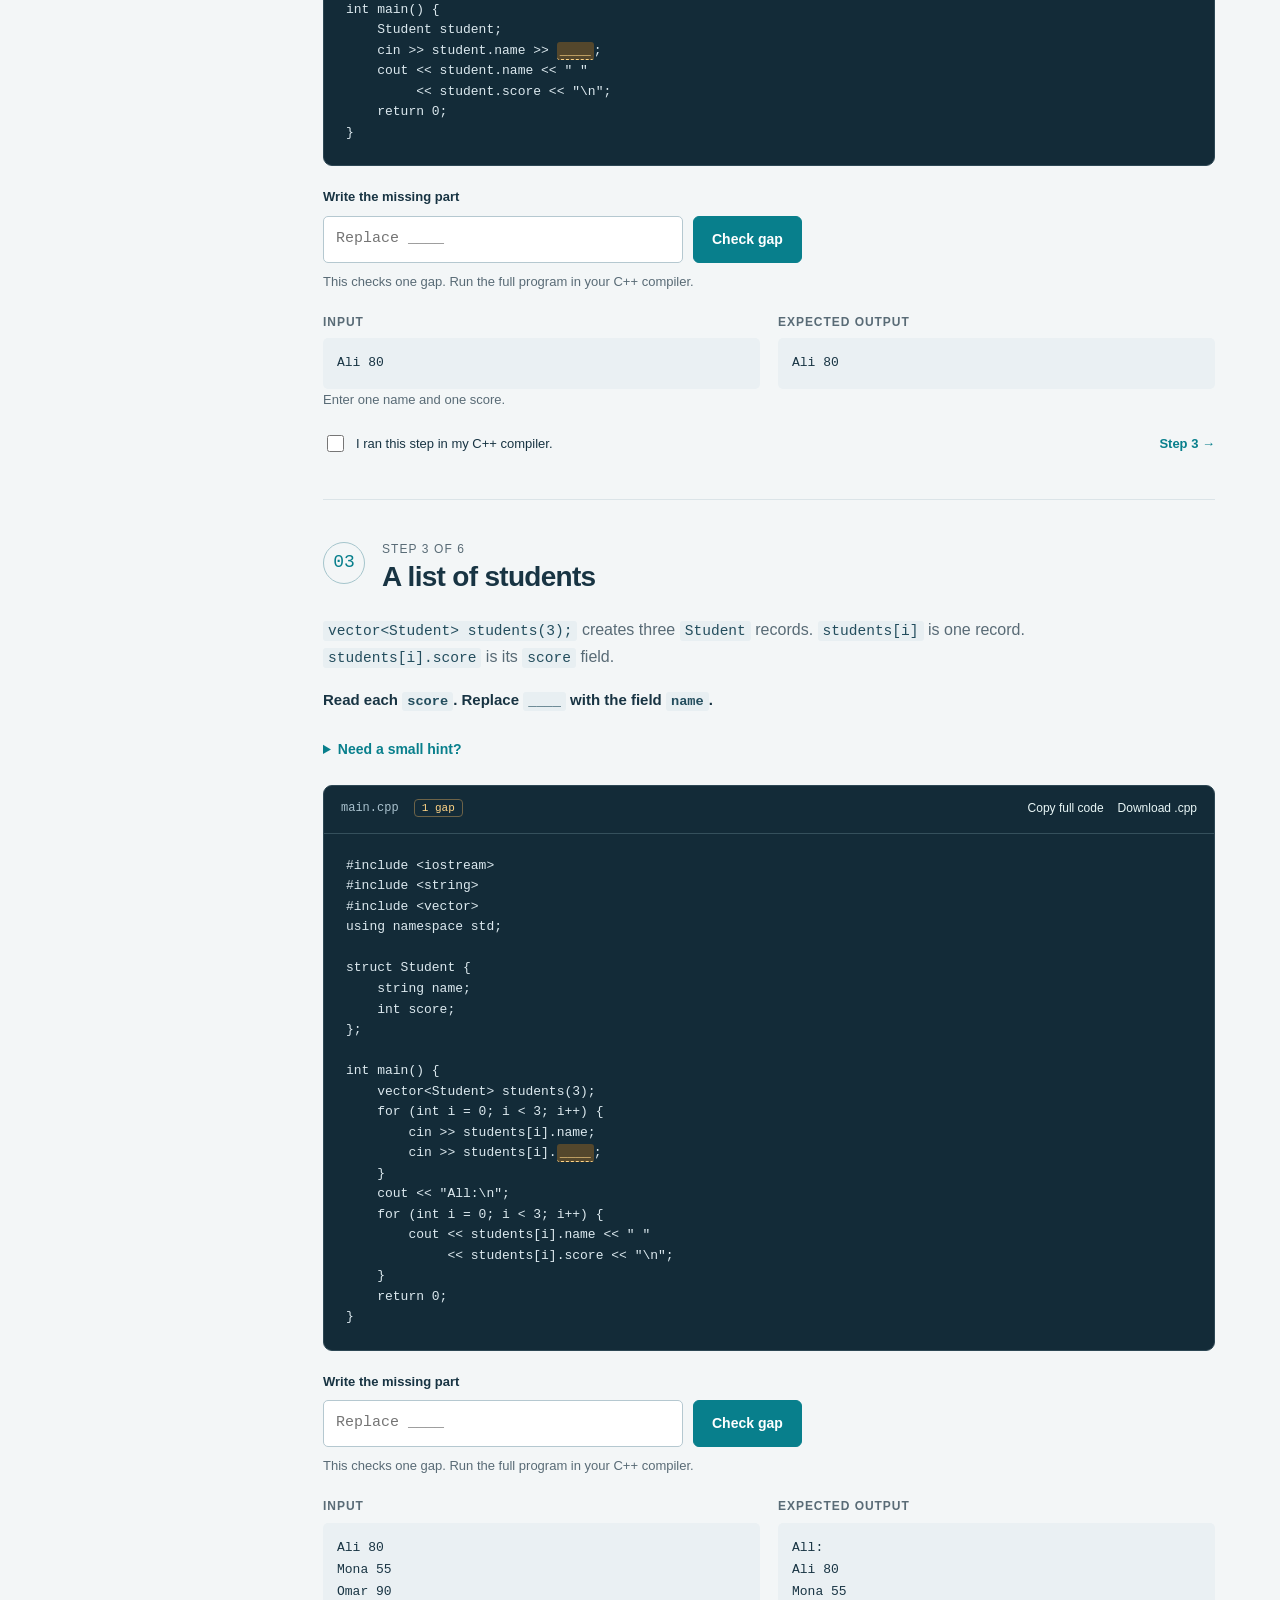
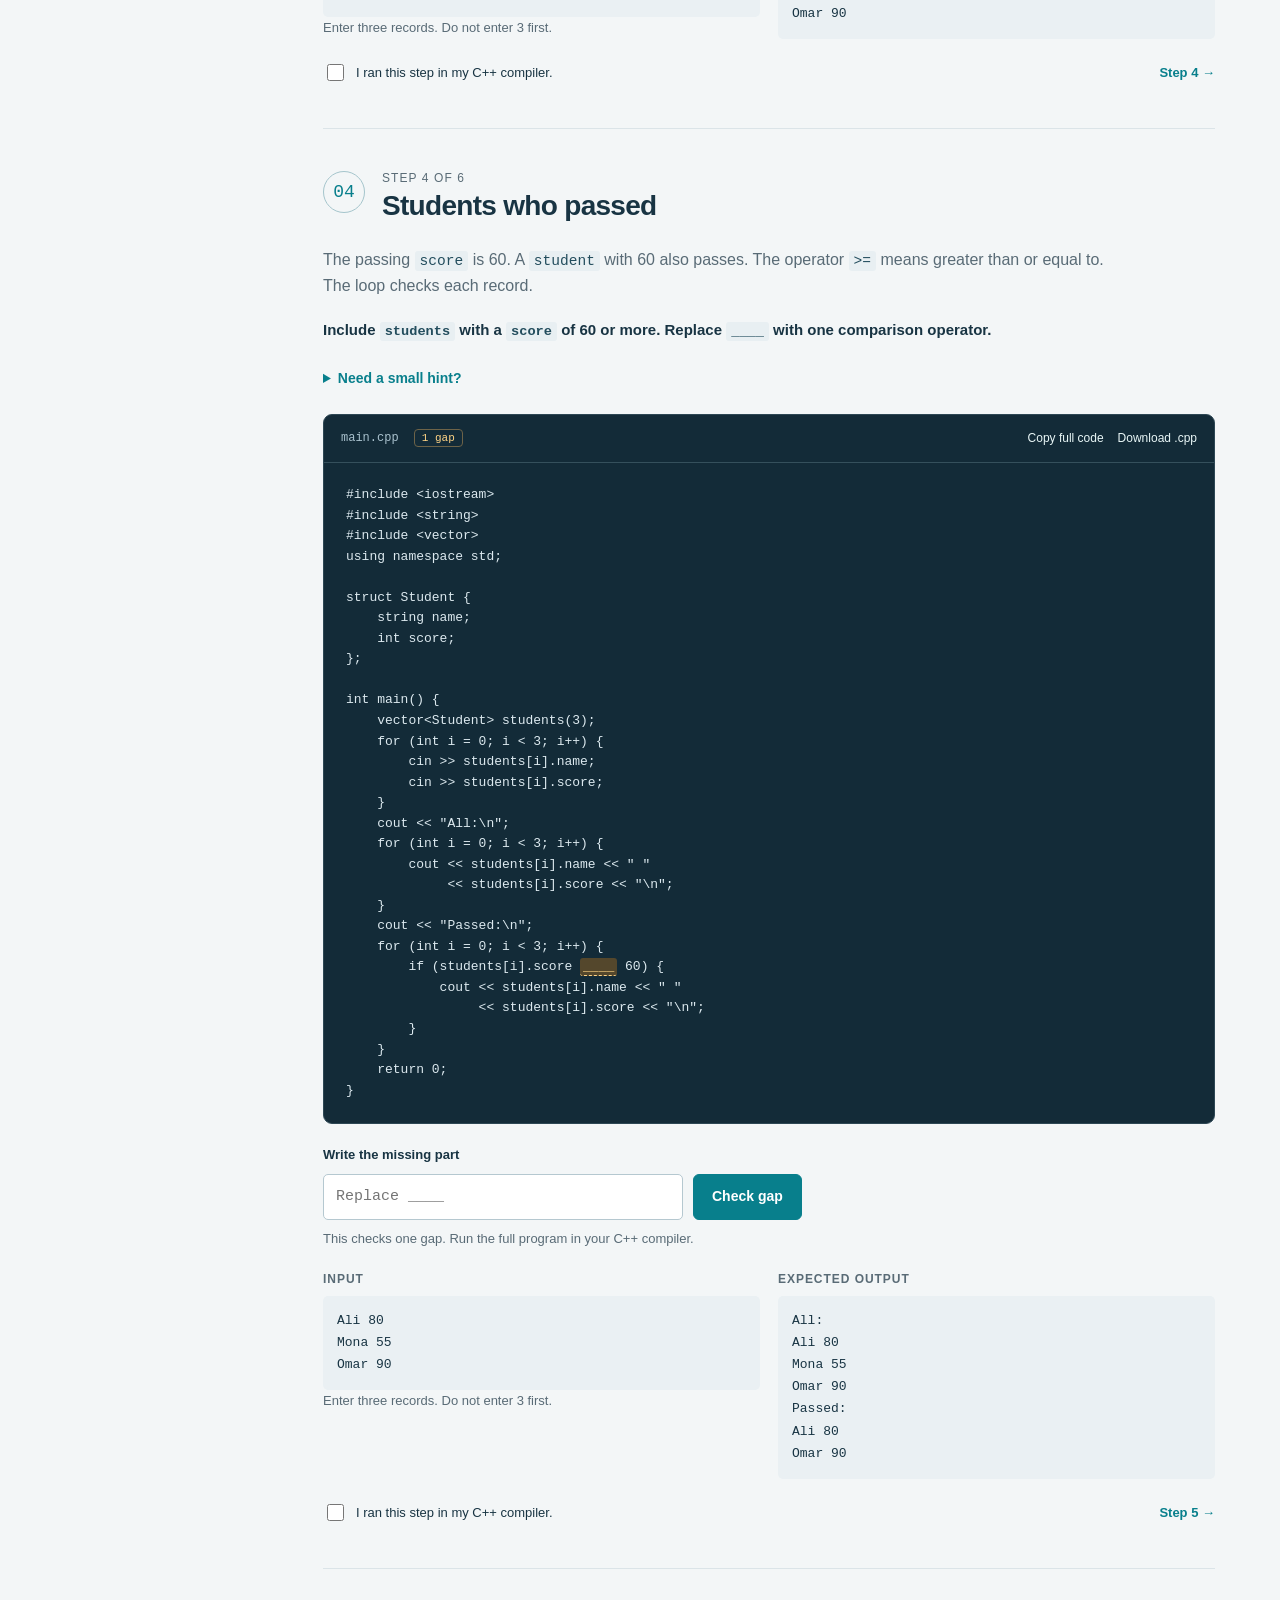
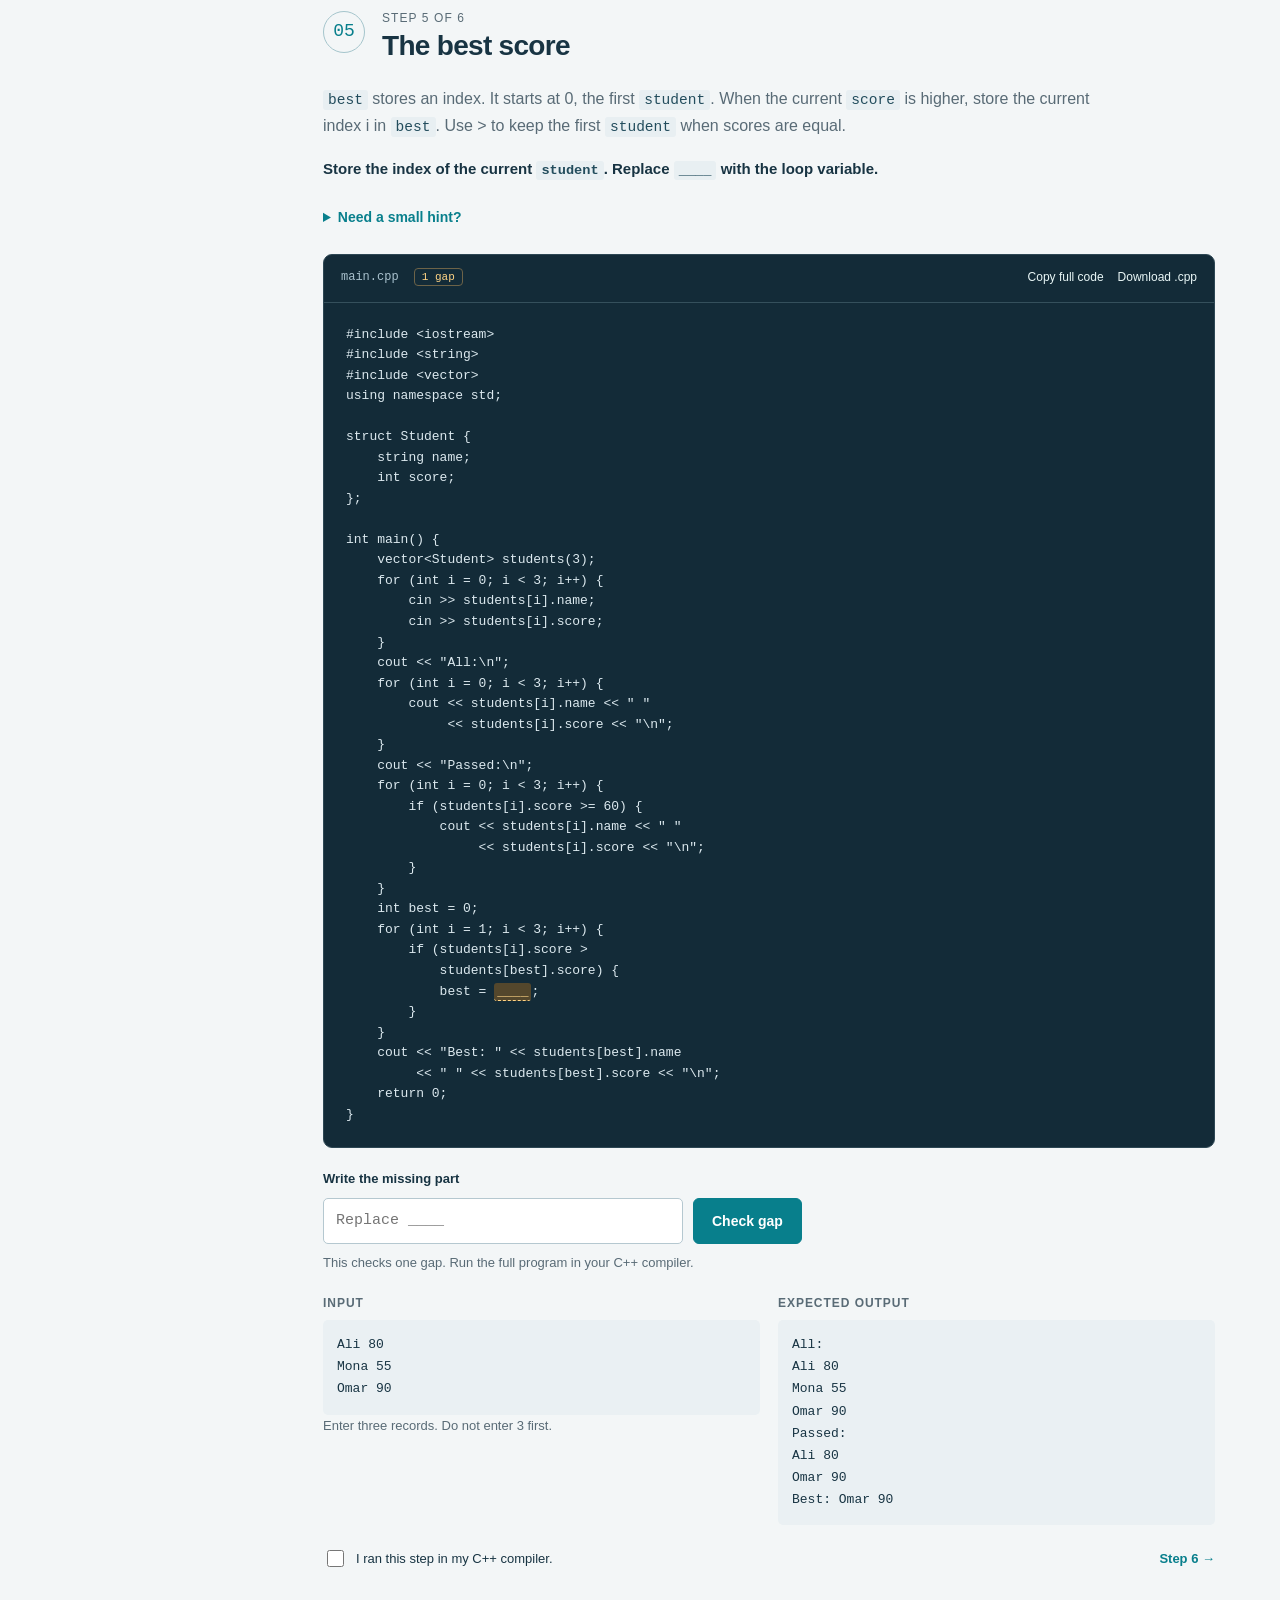
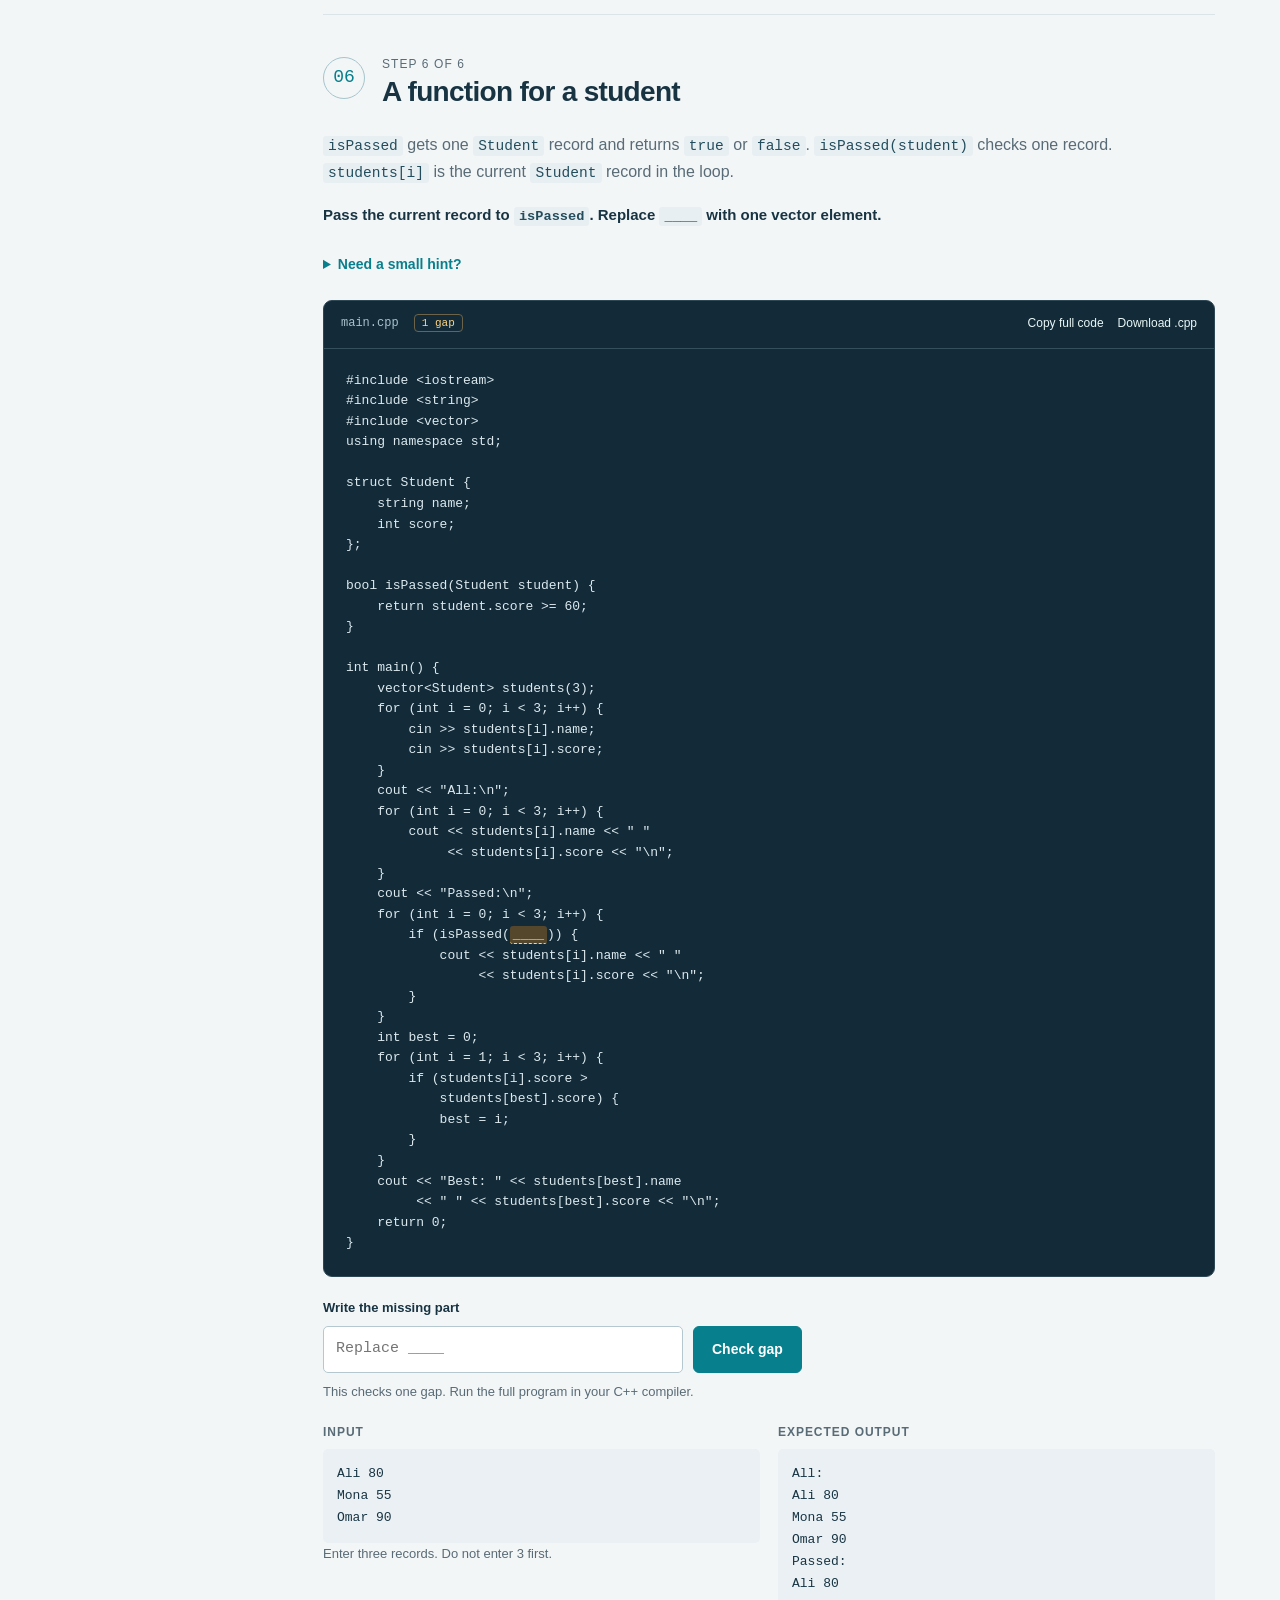
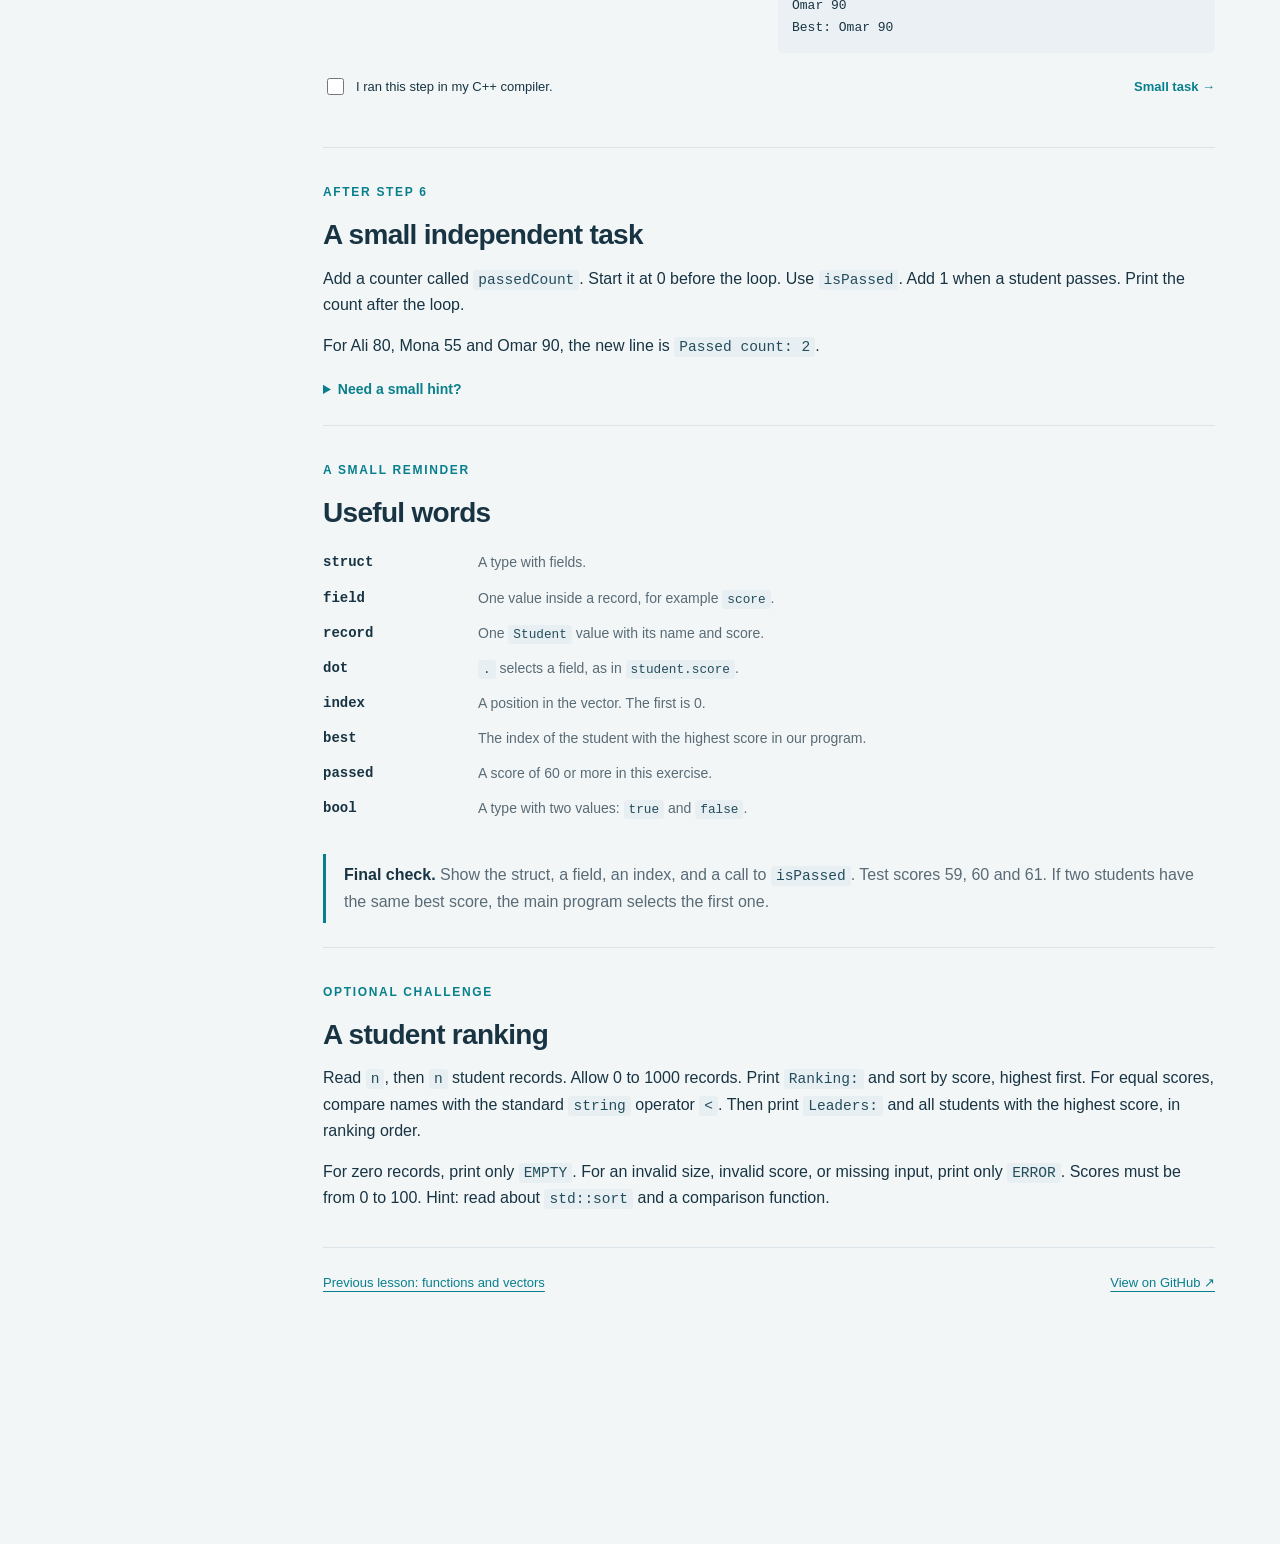
<file: lab8.html>
<!doctype html>
<html lang="en"><head><meta charset="utf-8"><meta name="viewport" content="width=device-width, initial-scale=1">
<meta name="description" content="Learn C++ structures in six small steps. Simple English, complete programs, one gap, hints, input and expected output.">
<meta name="theme-color" content="#132b38"><meta name="color-scheme" content="light">
<meta http-equiv="Content-Security-Policy" content="default-src 'self'; script-src 'self'; style-src 'self'; img-src 'self' data:; object-src 'none'; base-uri 'self'; form-action 'none'">
<title data-i18n="lab8.page_title">C++ Labs — Structures and student records</title><link rel="icon" href="assets/favicon.svg" type="image/svg+xml"><link rel="stylesheet" href="assets/site.css?v=20261118-lang"><script src="assets/i18n.js?v=20261118-lang" defer></script><script src="assets/site.js?v=20261118-lang" defer></script>
</head><body data-lesson="lab8">
<a class="skip-link" href="#main" data-i18n="skip">Skip to lesson</a>
<header class="mobile-bar"><a class="brand" href="#start" dir="ltr" translate="no"><span class="brand-mark">C++</span><span>CPP LABS</span></a><div class="mobile-actions"><div class="language-picker language-picker--mobile">
    <button class="language-toggle" type="button" aria-expanded="false" aria-controls="language-options-mobile" aria-label="Choose language" data-i18n-aria="language_choose" title="Choose language">
      <svg viewbox="0 0 24 24" width="22" height="22" fill="none" stroke="currentColor" stroke-width="1.7" aria-hidden="true" focusable="false"><circle cx="12" cy="12" r="9"></circle><ellipse cx="12" cy="12" rx="4" ry="9"></ellipse><path d="M3 12h18M5 6.5h14M5 17.5h14"></path></svg>
      <span class="language-current" lang="en" dir="auto">English</span>
    </button>
    <div class="language-options" id="language-options-mobile" role="group" aria-label="Choose language" data-i18n-aria="language_choose" hidden>
    <button class="language-option" type="button" data-language="en" lang="en" dir="auto" aria-pressed="true">English</button><button class="language-option" type="button" data-language="ru" lang="ru" dir="auto" aria-pressed="false">Русский</button><button class="language-option" type="button" data-language="fr" lang="fr" dir="auto" aria-pressed="false">Français</button><button class="language-option" type="button" data-language="ar" lang="ar" dir="auto" aria-pressed="false">العربية</button>
    </div></div><button id="menu-toggle" type="button" aria-expanded="false" aria-controls="lesson-menu" data-i18n="menu_open">Lesson menu</button></div></header>
<aside class="rail" id="lesson-menu" aria-label="Lesson navigation" data-i18n-aria="lesson_navigation">
  <a class="brand" href="#start" dir="ltr" translate="no"><span class="brand-mark">C++</span><span>CPP LABS</span></a><nav class="lesson-switch" aria-label="Choose a lab" data-i18n-aria="choose_lab"><a href="lab7.html" data-i18n="lab7_link">Lab 7 · Functions</a><a href="lab8.html" data-i18n="lab8_link">Lab 8 · Structures</a><a href="lab9.html" lang="en">Lab 9 · Stock</a></nav>
  <p class="rail-caption" data-i18n="lab8.rail_caption">Lab 8 · Your lesson</p>
  <nav class="lesson-nav" aria-label="Lesson steps" data-i18n-aria="lesson_navigation"><a href="#start" aria-current="location"><span class="nav-number">i</span><span data-i18n="start_here">Start here</span></a><a href="#step-1"><span class="nav-number">1</span><span data-i18n="lab8.step1.title">One student</span></a><a href="#step-2"><span class="nav-number">2</span><span data-i18n="lab8.step2.title">Read one student</span></a><a href="#step-3"><span class="nav-number">3</span><span data-i18n="lab8.step3.title">A list of students</span></a><a href="#step-4"><span class="nav-number">4</span><span data-i18n="lab8.step4.title">Students who passed</span></a><a href="#step-5"><span class="nav-number">5</span><span data-i18n="lab8.step5.title">The best score</span></a><a href="#step-6"><span class="nav-number">6</span><span data-i18n="lab8.step6.title">A function for a student</span></a><a href="#words"><span class="nav-number">?</span><span data-i18n="words">Useful words</span></a></nav>
  <div class="rail-bottom"><div class="progress-label"><span data-i18n="progress">Your progress</span><strong id="progress-count">0 / 6</strong></div><div class="progress-track" role="progressbar" aria-label="Completed steps" aria-valuemin="0" aria-valuemax="6" aria-valuenow="0" data-i18n-aria="completed_steps"><div class="progress-fill"></div></div><p data-i18n="browser_progress">Your progress stays in this browser.</p><button class="text-button" type="button" data-reset data-i18n="reset">Reset answers &amp; progress</button></div>
</aside>
<main class="page" id="main"><div class="content">
  <div class="topline"><span data-i18n="student_guide">C++ / Student guide</span><div class="language-picker language-picker--desktop">
    <button class="language-toggle" type="button" aria-expanded="false" aria-controls="language-options-desktop" aria-label="Choose language" data-i18n-aria="language_choose" title="Choose language">
      <svg viewbox="0 0 24 24" width="22" height="22" fill="none" stroke="currentColor" stroke-width="1.7" aria-hidden="true" focusable="false"><circle cx="12" cy="12" r="9"></circle><ellipse cx="12" cy="12" rx="4" ry="9"></ellipse><path d="M3 12h18M5 6.5h14M5 17.5h14"></path></svg>
      <span class="language-current" lang="en" dir="auto">English</span>
    </button>
    <div class="language-options" id="language-options-desktop" role="group" aria-label="Choose language" data-i18n-aria="language_choose" hidden>
    <button class="language-option" type="button" data-language="en" lang="en" dir="auto" aria-pressed="true">English</button><button class="language-option" type="button" data-language="ru" lang="ru" dir="auto" aria-pressed="false">Русский</button><button class="language-option" type="button" data-language="fr" lang="fr" dir="auto" aria-pressed="false">Français</button><button class="language-option" type="button" data-language="ar" lang="ar" dir="auto" aria-pressed="false">العربية</button>
    </div></div></div>
  <div id="start">
    <section class="hero" aria-labelledby="lesson-title"><p class="eyebrow" data-i18n="lab8.eyebrow">Lab 08 · Beginner practice</p><h1 data-i18n-html="lab8.hero">Structures <span>&amp; student records.</span></h1><p class="hero-intro" data-i18n-html="lab8.hero_intro">One student, then a list.<br>Six small steps with one gap at a time.</p><div class="hero-actions"><a class="button" id="continue-link" href="#step-1" data-i18n="start_step1">Start Step 1</a><button class="button secondary" type="button" data-print data-i18n="print">Print this guide</button></div><p class="hero-note" data-i18n="compatibility">The same lesson for both classroom groups. C++11 compatible.</p></section>
    <section class="intro" aria-labelledby="how-title"><h2 id="how-title" data-i18n="lab8.intro_title">A small student list</h2><p data-i18n-html="lab8.intro_text">Each student has a <strong>name</strong> and a <strong>score</strong>. A <code dir="ltr" translate="no">struct</code> keeps these values together. We will print a list, show students who passed, and find the best score.</p><ol class="how-list"><li data-i18n-html="how1">Read the explanation and task.</li><li data-i18n-html="how2">Copy the <strong>whole program</strong> into one <code dir="ltr" translate="no">.cpp</code> file.</li><li data-i18n-html="how3">Replace <code dir="ltr" translate="no">____</code> with the missing part.</li><li data-i18n-html="how4">Run the program and compare the output.</li><li data-i18n-html="how5">Replace the old program with the next step.</li></ol><p class="rule" data-i18n-html="lab8.rule"><strong>Input rules.</strong> Use one word for each name, with Latin letters. Scores are integers from 0 to 100. Step 1 has no input. Step 2 reads one student. Steps 3 to 6 read three students. Do not type a size first. The passing score is 60 for this exercise.</p><noscript><p class="noscript" data-i18n="lab8.noscript">All programs and downloads work without JavaScript. Enable JavaScript to check gaps and save progress.</p></noscript></section>
    <section class="example" aria-labelledby="example-title"><h2 id="example-title" data-i18n="lab8.example_title">A complete example</h2><p class="read" data-i18n-html="lab8.example_read"><code dir="ltr" translate="no">Student</code> is a type. <code dir="ltr" translate="no">student</code> is one variable. <code dir="ltr" translate="no">student.name</code> and <code dir="ltr" translate="no">student.score</code> are its fields. A dot selects a field.</p><div class="code-shell"><div class="code-bar"><span class="code-name" data-i18n="lab8.example_name">One student, two fields</span><div class="code-tools"><button type="button" data-copy-example data-i18n="copy_example">Copy example</button></div></div><pre tabindex="0" dir="ltr" translate="no"><code id="function-example" dir="ltr" translate="no">#include &lt;iostream&gt;
#include &lt;string&gt;
using namespace std;

struct Student {
    string name;
    int score;
};

int main() {
    Student student;
    student.name = "Ali";
    student.score = 75;
    cout &lt;&lt; student.name &lt;&lt; " "
         &lt;&lt; student.score &lt;&lt; "\n";
    return 0;
}
</code></pre></div><p class="hero-note" data-i18n-html="lab8.example_note">No input. Output: <code dir="ltr" translate="no">Ali 75</code>. Notice the semicolon after the struct.</p></section>
  </div>

<section class="step" id="step-1" data-step="1" data-answer="80" aria-labelledby="title-1">
  <header class="step-header"><span class="step-number" aria-hidden="true">01</span><div><p class="step-label" data-i18n="step_label" data-i18n-step="1">Step 1 of 6</p><h2 id="title-1" data-i18n="lab8.step1.title">One student</h2></div></header>
  <p class="read" data-i18n-html="lab8.step1.read">A struct keeps related values together. Student has two fields. name is text. score is an integer. student.score = 75; stores 75 in the score field.</p>
  <p class="task" data-i18n-html="lab8.step1.task">Store the score 80. Replace ____ with one number.</p>
  <details class="hint"><summary data-i18n="hint">Need a small hint?</summary><p data-i18n-html="lab8.step1.hint">Use the score shown in the task. Write only the number.</p></details>
  <div class="code-shell">
    <div class="code-bar"><span class="code-name">main.cpp <span class="gap-count" data-i18n="one_gap">1 gap</span></span><div class="code-tools"><button type="button" data-copy aria-label="Copy full code for step 1" data-i18n="copy" data-i18n-aria="copy_aria" data-i18n-step="1">Copy full code</button><button type="button" data-download aria-label="Download C++ code for step 1" data-i18n="download" data-i18n-aria="download_aria" data-i18n-step="1">Download .cpp</button></div></div>
    <pre tabindex="0" aria-label="Full C++ program for step 1" data-i18n-aria="code_aria" data-i18n-step="1" dir="ltr" translate="no"><code data-source='#include &lt;iostream&gt;
#include &lt;string&gt;
using namespace std;

struct Student {
    string name;
    int score;
};

int main() {
    Student student;
    student.name = "Ali";
    student.score = ____;
    cout &lt;&lt; student.name &lt;&lt; " "
         &lt;&lt; student.score &lt;&lt; "\n";
    return 0;
}
' dir="ltr" translate="no">#include &lt;iostream&gt;
#include &lt;string&gt;
using namespace std;

struct Student {
    string name;
    int score;
};

int main() {
    Student student;
    student.name = "Ali";
    student.score = <mark class="code-gap">____</mark>;
    cout &lt;&lt; student.name &lt;&lt; " "
         &lt;&lt; student.score &lt;&lt; "\n";
    return 0;
}
</code></pre>
  </div>
  <form class="answer-form" aria-label="Check the missing part in step 1" data-i18n-aria="form_aria" data-i18n-step="1">
    <label class="answer-label" for="answer-1" data-i18n="write_missing">Write the missing part</label>
    <div class="answer-controls"><input class="answer-input" id="answer-1" type="text" placeholder="Replace ____" maxlength="120" autocomplete="off" autocapitalize="off" spellcheck="false" aria-describedby="feedback-1" data-i18n-placeholder="gap_placeholder" dir="ltr" translate="no"><button type="submit" class="button" data-i18n="check_gap">Check gap</button></div>
    <p class="feedback" id="feedback-1" aria-live="polite" data-message="feedback_hint">This checks one gap. Run the full program in your C++ compiler.</p>
  </form>
  <div class="checks"><div class="check-block"><h3 data-i18n="input">Input</h3><p data-i18n="lab8.input_1">No input. The name and score are already in the program.</p></div><div class="check-block"><h3 data-i18n="expected_output">Expected output</h3><pre dir="ltr" translate="no">Ali 80</pre></div></div>
  <div class="finish-row"><label class="done-label"><input type="checkbox" class="done-check"><span data-i18n="ran">I ran this step in my C++ compiler.</span></label><a class="next-step" href="#step-2" data-i18n="next_step" data-i18n-step="2">Step 2 →</a></div>
</section>
<section class="step" id="step-2" data-step="2" data-answer="student.score" aria-labelledby="title-2">
  <header class="step-header"><span class="step-number" aria-hidden="true">02</span><div><p class="step-label" data-i18n="step_label" data-i18n-step="2">Step 2 of 6</p><h2 id="title-2" data-i18n="lab8.step2.title">Read one student</h2></div></header>
  <p class="read" data-i18n-html="lab8.step2.read">cin &gt;&gt; x; reads a value into x. student.name is the name field. student.score is the score field. Read the name first, then the score.</p>
  <p class="task" data-i18n-html="lab8.step2.task">Read a score into the student record. Replace ____ with the field access.</p>
  <details class="hint"><summary data-i18n="hint">Need a small hint?</summary><p data-i18n-html="lab8.step2.hint">Use the variable name student, a dot, and the field name score.</p></details>
  <div class="code-shell">
    <div class="code-bar"><span class="code-name">main.cpp <span class="gap-count" data-i18n="one_gap">1 gap</span></span><div class="code-tools"><button type="button" data-copy aria-label="Copy full code for step 2" data-i18n="copy" data-i18n-aria="copy_aria" data-i18n-step="2">Copy full code</button><button type="button" data-download aria-label="Download C++ code for step 2" data-i18n="download" data-i18n-aria="download_aria" data-i18n-step="2">Download .cpp</button></div></div>
    <pre tabindex="0" aria-label="Full C++ program for step 2" data-i18n-aria="code_aria" data-i18n-step="2" dir="ltr" translate="no"><code data-source='#include &lt;iostream&gt;
#include &lt;string&gt;
using namespace std;

struct Student {
    string name;
    int score;
};

int main() {
    Student student;
    cin &gt;&gt; student.name &gt;&gt; ____;
    cout &lt;&lt; student.name &lt;&lt; " "
         &lt;&lt; student.score &lt;&lt; "\n";
    return 0;
}
' dir="ltr" translate="no">#include &lt;iostream&gt;
#include &lt;string&gt;
using namespace std;

struct Student {
    string name;
    int score;
};

int main() {
    Student student;
    cin &gt;&gt; student.name &gt;&gt; <mark class="code-gap">____</mark>;
    cout &lt;&lt; student.name &lt;&lt; " "
         &lt;&lt; student.score &lt;&lt; "\n";
    return 0;
}
</code></pre>
  </div>
  <form class="answer-form" aria-label="Check the missing part in step 2" data-i18n-aria="form_aria" data-i18n-step="2">
    <label class="answer-label" for="answer-2" data-i18n="write_missing">Write the missing part</label>
    <div class="answer-controls"><input class="answer-input" id="answer-2" type="text" placeholder="Replace ____" maxlength="120" autocomplete="off" autocapitalize="off" spellcheck="false" aria-describedby="feedback-2" data-i18n-placeholder="gap_placeholder" dir="ltr" translate="no"><button type="submit" class="button" data-i18n="check_gap">Check gap</button></div>
    <p class="feedback" id="feedback-2" aria-live="polite" data-message="feedback_hint">This checks one gap. Run the full program in your C++ compiler.</p>
  </form>
  <div class="checks"><div class="check-block"><h3 data-i18n="input">Input</h3><pre dir="ltr" translate="no">Ali 80</pre><p data-i18n="lab8.input_2">Enter one name and one score.</p></div><div class="check-block"><h3 data-i18n="expected_output">Expected output</h3><pre dir="ltr" translate="no">Ali 80</pre></div></div>
  <div class="finish-row"><label class="done-label"><input type="checkbox" class="done-check"><span data-i18n="ran">I ran this step in my C++ compiler.</span></label><a class="next-step" href="#step-3" data-i18n="next_step" data-i18n-step="3">Step 3 →</a></div>
</section>
<section class="step" id="step-3" data-step="3" data-answer="score" aria-labelledby="title-3">
  <header class="step-header"><span class="step-number" aria-hidden="true">03</span><div><p class="step-label" data-i18n="step_label" data-i18n-step="3">Step 3 of 6</p><h2 id="title-3" data-i18n="lab8.step3.title">A list of students</h2></div></header>
  <p class="read" data-i18n-html="lab8.step3.read">vector&lt;Student&gt; students(3); creates three Student records. students[i] is one record. students[i].score is its score field.</p>
  <p class="task" data-i18n-html="lab8.step3.task">Read each score. Replace ____ with the field name.</p>
  <details class="hint"><summary data-i18n="hint">Need a small hint?</summary><p data-i18n-html="lab8.step3.hint">The struct has the field score. The vector element is already before the dot.</p></details>
  <div class="code-shell">
    <div class="code-bar"><span class="code-name">main.cpp <span class="gap-count" data-i18n="one_gap">1 gap</span></span><div class="code-tools"><button type="button" data-copy aria-label="Copy full code for step 3" data-i18n="copy" data-i18n-aria="copy_aria" data-i18n-step="3">Copy full code</button><button type="button" data-download aria-label="Download C++ code for step 3" data-i18n="download" data-i18n-aria="download_aria" data-i18n-step="3">Download .cpp</button></div></div>
    <pre tabindex="0" aria-label="Full C++ program for step 3" data-i18n-aria="code_aria" data-i18n-step="3" dir="ltr" translate="no"><code data-source='#include &lt;iostream&gt;
#include &lt;string&gt;
#include &lt;vector&gt;
using namespace std;

struct Student {
    string name;
    int score;
};

int main() {
    vector&lt;Student&gt; students(3);
    for (int i = 0; i &lt; 3; i++) {
        cin &gt;&gt; students[i].name;
        cin &gt;&gt; students[i].____;
    }
    cout &lt;&lt; "All:\n";
    for (int i = 0; i &lt; 3; i++) {
        cout &lt;&lt; students[i].name &lt;&lt; " "
             &lt;&lt; students[i].score &lt;&lt; "\n";
    }
    return 0;
}
' dir="ltr" translate="no">#include &lt;iostream&gt;
#include &lt;string&gt;
#include &lt;vector&gt;
using namespace std;

struct Student {
    string name;
    int score;
};

int main() {
    vector&lt;Student&gt; students(3);
    for (int i = 0; i &lt; 3; i++) {
        cin &gt;&gt; students[i].name;
        cin &gt;&gt; students[i].<mark class="code-gap">____</mark>;
    }
    cout &lt;&lt; "All:\n";
    for (int i = 0; i &lt; 3; i++) {
        cout &lt;&lt; students[i].name &lt;&lt; " "
             &lt;&lt; students[i].score &lt;&lt; "\n";
    }
    return 0;
}
</code></pre>
  </div>
  <form class="answer-form" aria-label="Check the missing part in step 3" data-i18n-aria="form_aria" data-i18n-step="3">
    <label class="answer-label" for="answer-3" data-i18n="write_missing">Write the missing part</label>
    <div class="answer-controls"><input class="answer-input" id="answer-3" type="text" placeholder="Replace ____" maxlength="120" autocomplete="off" autocapitalize="off" spellcheck="false" aria-describedby="feedback-3" data-i18n-placeholder="gap_placeholder" dir="ltr" translate="no"><button type="submit" class="button" data-i18n="check_gap">Check gap</button></div>
    <p class="feedback" id="feedback-3" aria-live="polite" data-message="feedback_hint">This checks one gap. Run the full program in your C++ compiler.</p>
  </form>
  <div class="checks"><div class="check-block"><h3 data-i18n="input">Input</h3><pre dir="ltr" translate="no">Ali 80
Mona 55
Omar 90</pre><p data-i18n="lab8.input_many">Enter three records. Do not enter 3 first.</p></div><div class="check-block"><h3 data-i18n="expected_output">Expected output</h3><pre dir="ltr" translate="no">All:
Ali 80
Mona 55
Omar 90</pre></div></div>
  <div class="finish-row"><label class="done-label"><input type="checkbox" class="done-check"><span data-i18n="ran">I ran this step in my C++ compiler.</span></label><a class="next-step" href="#step-4" data-i18n="next_step" data-i18n-step="4">Step 4 →</a></div>
</section>
<section class="step" id="step-4" data-step="4" data-answer="&gt;=" aria-labelledby="title-4">
  <header class="step-header"><span class="step-number" aria-hidden="true">04</span><div><p class="step-label" data-i18n="step_label" data-i18n-step="4">Step 4 of 6</p><h2 id="title-4" data-i18n="lab8.step4.title">Students who passed</h2></div></header>
  <p class="read" data-i18n-html="lab8.step4.read">The passing score is 60. A student with 60 also passes. The operator &gt;= means greater than or equal to. The loop checks each record.</p>
  <p class="task" data-i18n-html="lab8.step4.task">Include students with a score of 60 or more. Replace ____ with one comparison operator.</p>
  <details class="hint"><summary data-i18n="hint">Need a small hint?</summary><p data-i18n-html="lab8.step4.hint">The score can be greater than 60 or equal to 60.</p></details>
  <div class="code-shell">
    <div class="code-bar"><span class="code-name">main.cpp <span class="gap-count" data-i18n="one_gap">1 gap</span></span><div class="code-tools"><button type="button" data-copy aria-label="Copy full code for step 4" data-i18n="copy" data-i18n-aria="copy_aria" data-i18n-step="4">Copy full code</button><button type="button" data-download aria-label="Download C++ code for step 4" data-i18n="download" data-i18n-aria="download_aria" data-i18n-step="4">Download .cpp</button></div></div>
    <pre tabindex="0" aria-label="Full C++ program for step 4" data-i18n-aria="code_aria" data-i18n-step="4" dir="ltr" translate="no"><code data-source='#include &lt;iostream&gt;
#include &lt;string&gt;
#include &lt;vector&gt;
using namespace std;

struct Student {
    string name;
    int score;
};

int main() {
    vector&lt;Student&gt; students(3);
    for (int i = 0; i &lt; 3; i++) {
        cin &gt;&gt; students[i].name;
        cin &gt;&gt; students[i].score;
    }
    cout &lt;&lt; "All:\n";
    for (int i = 0; i &lt; 3; i++) {
        cout &lt;&lt; students[i].name &lt;&lt; " "
             &lt;&lt; students[i].score &lt;&lt; "\n";
    }
    cout &lt;&lt; "Passed:\n";
    for (int i = 0; i &lt; 3; i++) {
        if (students[i].score ____ 60) {
            cout &lt;&lt; students[i].name &lt;&lt; " "
                 &lt;&lt; students[i].score &lt;&lt; "\n";
        }
    }
    return 0;
}
' dir="ltr" translate="no">#include &lt;iostream&gt;
#include &lt;string&gt;
#include &lt;vector&gt;
using namespace std;

struct Student {
    string name;
    int score;
};

int main() {
    vector&lt;Student&gt; students(3);
    for (int i = 0; i &lt; 3; i++) {
        cin &gt;&gt; students[i].name;
        cin &gt;&gt; students[i].score;
    }
    cout &lt;&lt; "All:\n";
    for (int i = 0; i &lt; 3; i++) {
        cout &lt;&lt; students[i].name &lt;&lt; " "
             &lt;&lt; students[i].score &lt;&lt; "\n";
    }
    cout &lt;&lt; "Passed:\n";
    for (int i = 0; i &lt; 3; i++) {
        if (students[i].score <mark class="code-gap">____</mark> 60) {
            cout &lt;&lt; students[i].name &lt;&lt; " "
                 &lt;&lt; students[i].score &lt;&lt; "\n";
        }
    }
    return 0;
}
</code></pre>
  </div>
  <form class="answer-form" aria-label="Check the missing part in step 4" data-i18n-aria="form_aria" data-i18n-step="4">
    <label class="answer-label" for="answer-4" data-i18n="write_missing">Write the missing part</label>
    <div class="answer-controls"><input class="answer-input" id="answer-4" type="text" placeholder="Replace ____" maxlength="120" autocomplete="off" autocapitalize="off" spellcheck="false" aria-describedby="feedback-4" data-i18n-placeholder="gap_placeholder" dir="ltr" translate="no"><button type="submit" class="button" data-i18n="check_gap">Check gap</button></div>
    <p class="feedback" id="feedback-4" aria-live="polite" data-message="feedback_hint">This checks one gap. Run the full program in your C++ compiler.</p>
  </form>
  <div class="checks"><div class="check-block"><h3 data-i18n="input">Input</h3><pre dir="ltr" translate="no">Ali 80
Mona 55
Omar 90</pre><p data-i18n="lab8.input_many">Enter three records. Do not enter 3 first.</p></div><div class="check-block"><h3 data-i18n="expected_output">Expected output</h3><pre dir="ltr" translate="no">All:
Ali 80
Mona 55
Omar 90
Passed:
Ali 80
Omar 90</pre></div></div>
  <div class="finish-row"><label class="done-label"><input type="checkbox" class="done-check"><span data-i18n="ran">I ran this step in my C++ compiler.</span></label><a class="next-step" href="#step-5" data-i18n="next_step" data-i18n-step="5">Step 5 →</a></div>
</section>
<section class="step" id="step-5" data-step="5" data-answer="i" aria-labelledby="title-5">
  <header class="step-header"><span class="step-number" aria-hidden="true">05</span><div><p class="step-label" data-i18n="step_label" data-i18n-step="5">Step 5 of 6</p><h2 id="title-5" data-i18n="lab8.step5.title">The best score</h2></div></header>
  <p class="read" data-i18n-html="lab8.step5.read">best stores an index. It starts at 0, the first student. When the current score is higher, store the current index i in best. Use &gt; to keep the first student when scores are equal.</p>
  <p class="task" data-i18n-html="lab8.step5.task">Store the index of the current student. Replace ____ with the loop variable.</p>
  <details class="hint"><summary data-i18n="hint">Need a small hint?</summary><p data-i18n-html="lab8.step5.hint">The for loop names its current position i.</p></details>
  <div class="code-shell">
    <div class="code-bar"><span class="code-name">main.cpp <span class="gap-count" data-i18n="one_gap">1 gap</span></span><div class="code-tools"><button type="button" data-copy aria-label="Copy full code for step 5" data-i18n="copy" data-i18n-aria="copy_aria" data-i18n-step="5">Copy full code</button><button type="button" data-download aria-label="Download C++ code for step 5" data-i18n="download" data-i18n-aria="download_aria" data-i18n-step="5">Download .cpp</button></div></div>
    <pre tabindex="0" aria-label="Full C++ program for step 5" data-i18n-aria="code_aria" data-i18n-step="5" dir="ltr" translate="no"><code data-source='#include &lt;iostream&gt;
#include &lt;string&gt;
#include &lt;vector&gt;
using namespace std;

struct Student {
    string name;
    int score;
};

int main() {
    vector&lt;Student&gt; students(3);
    for (int i = 0; i &lt; 3; i++) {
        cin &gt;&gt; students[i].name;
        cin &gt;&gt; students[i].score;
    }
    cout &lt;&lt; "All:\n";
    for (int i = 0; i &lt; 3; i++) {
        cout &lt;&lt; students[i].name &lt;&lt; " "
             &lt;&lt; students[i].score &lt;&lt; "\n";
    }
    cout &lt;&lt; "Passed:\n";
    for (int i = 0; i &lt; 3; i++) {
        if (students[i].score &gt;= 60) {
            cout &lt;&lt; students[i].name &lt;&lt; " "
                 &lt;&lt; students[i].score &lt;&lt; "\n";
        }
    }
    int best = 0;
    for (int i = 1; i &lt; 3; i++) {
        if (students[i].score &gt;
            students[best].score) {
            best = ____;
        }
    }
    cout &lt;&lt; "Best: " &lt;&lt; students[best].name
         &lt;&lt; " " &lt;&lt; students[best].score &lt;&lt; "\n";
    return 0;
}
' dir="ltr" translate="no">#include &lt;iostream&gt;
#include &lt;string&gt;
#include &lt;vector&gt;
using namespace std;

struct Student {
    string name;
    int score;
};

int main() {
    vector&lt;Student&gt; students(3);
    for (int i = 0; i &lt; 3; i++) {
        cin &gt;&gt; students[i].name;
        cin &gt;&gt; students[i].score;
    }
    cout &lt;&lt; "All:\n";
    for (int i = 0; i &lt; 3; i++) {
        cout &lt;&lt; students[i].name &lt;&lt; " "
             &lt;&lt; students[i].score &lt;&lt; "\n";
    }
    cout &lt;&lt; "Passed:\n";
    for (int i = 0; i &lt; 3; i++) {
        if (students[i].score &gt;= 60) {
            cout &lt;&lt; students[i].name &lt;&lt; " "
                 &lt;&lt; students[i].score &lt;&lt; "\n";
        }
    }
    int best = 0;
    for (int i = 1; i &lt; 3; i++) {
        if (students[i].score &gt;
            students[best].score) {
            best = <mark class="code-gap">____</mark>;
        }
    }
    cout &lt;&lt; "Best: " &lt;&lt; students[best].name
         &lt;&lt; " " &lt;&lt; students[best].score &lt;&lt; "\n";
    return 0;
}
</code></pre>
  </div>
  <form class="answer-form" aria-label="Check the missing part in step 5" data-i18n-aria="form_aria" data-i18n-step="5">
    <label class="answer-label" for="answer-5" data-i18n="write_missing">Write the missing part</label>
    <div class="answer-controls"><input class="answer-input" id="answer-5" type="text" placeholder="Replace ____" maxlength="120" autocomplete="off" autocapitalize="off" spellcheck="false" aria-describedby="feedback-5" data-i18n-placeholder="gap_placeholder" dir="ltr" translate="no"><button type="submit" class="button" data-i18n="check_gap">Check gap</button></div>
    <p class="feedback" id="feedback-5" aria-live="polite" data-message="feedback_hint">This checks one gap. Run the full program in your C++ compiler.</p>
  </form>
  <div class="checks"><div class="check-block"><h3 data-i18n="input">Input</h3><pre dir="ltr" translate="no">Ali 80
Mona 55
Omar 90</pre><p data-i18n="lab8.input_many">Enter three records. Do not enter 3 first.</p></div><div class="check-block"><h3 data-i18n="expected_output">Expected output</h3><pre dir="ltr" translate="no">All:
Ali 80
Mona 55
Omar 90
Passed:
Ali 80
Omar 90
Best: Omar 90</pre></div></div>
  <div class="finish-row"><label class="done-label"><input type="checkbox" class="done-check"><span data-i18n="ran">I ran this step in my C++ compiler.</span></label><a class="next-step" href="#step-6" data-i18n="next_step" data-i18n-step="6">Step 6 →</a></div>
</section>
<section class="step" id="step-6" data-step="6" data-answer="students[i]" aria-labelledby="title-6">
  <header class="step-header"><span class="step-number" aria-hidden="true">06</span><div><p class="step-label" data-i18n="step_label" data-i18n-step="6">Step 6 of 6</p><h2 id="title-6" data-i18n="lab8.step6.title">A function for a student</h2></div></header>
  <p class="read" data-i18n-html="lab8.step6.read">isPassed gets one Student record and returns true or false. isPassed(student) checks one record. students[i] is the current Student record in the loop.</p>
  <p class="task" data-i18n-html="lab8.step6.task">Pass the current record to isPassed. Replace ____ with one vector element.</p>
  <details class="hint"><summary data-i18n="hint">Need a small hint?</summary><p data-i18n-html="lab8.step6.hint">Use the vector name students and the index [i]. Pass the whole record.</p></details>
  <div class="code-shell">
    <div class="code-bar"><span class="code-name">main.cpp <span class="gap-count" data-i18n="one_gap">1 gap</span></span><div class="code-tools"><button type="button" data-copy aria-label="Copy full code for step 6" data-i18n="copy" data-i18n-aria="copy_aria" data-i18n-step="6">Copy full code</button><button type="button" data-download aria-label="Download C++ code for step 6" data-i18n="download" data-i18n-aria="download_aria" data-i18n-step="6">Download .cpp</button></div></div>
    <pre tabindex="0" aria-label="Full C++ program for step 6" data-i18n-aria="code_aria" data-i18n-step="6" dir="ltr" translate="no"><code data-source='#include &lt;iostream&gt;
#include &lt;string&gt;
#include &lt;vector&gt;
using namespace std;

struct Student {
    string name;
    int score;
};

bool isPassed(Student student) {
    return student.score &gt;= 60;
}

int main() {
    vector&lt;Student&gt; students(3);
    for (int i = 0; i &lt; 3; i++) {
        cin &gt;&gt; students[i].name;
        cin &gt;&gt; students[i].score;
    }
    cout &lt;&lt; "All:\n";
    for (int i = 0; i &lt; 3; i++) {
        cout &lt;&lt; students[i].name &lt;&lt; " "
             &lt;&lt; students[i].score &lt;&lt; "\n";
    }
    cout &lt;&lt; "Passed:\n";
    for (int i = 0; i &lt; 3; i++) {
        if (isPassed(____)) {
            cout &lt;&lt; students[i].name &lt;&lt; " "
                 &lt;&lt; students[i].score &lt;&lt; "\n";
        }
    }
    int best = 0;
    for (int i = 1; i &lt; 3; i++) {
        if (students[i].score &gt;
            students[best].score) {
            best = i;
        }
    }
    cout &lt;&lt; "Best: " &lt;&lt; students[best].name
         &lt;&lt; " " &lt;&lt; students[best].score &lt;&lt; "\n";
    return 0;
}
' dir="ltr" translate="no">#include &lt;iostream&gt;
#include &lt;string&gt;
#include &lt;vector&gt;
using namespace std;

struct Student {
    string name;
    int score;
};

bool isPassed(Student student) {
    return student.score &gt;= 60;
}

int main() {
    vector&lt;Student&gt; students(3);
    for (int i = 0; i &lt; 3; i++) {
        cin &gt;&gt; students[i].name;
        cin &gt;&gt; students[i].score;
    }
    cout &lt;&lt; "All:\n";
    for (int i = 0; i &lt; 3; i++) {
        cout &lt;&lt; students[i].name &lt;&lt; " "
             &lt;&lt; students[i].score &lt;&lt; "\n";
    }
    cout &lt;&lt; "Passed:\n";
    for (int i = 0; i &lt; 3; i++) {
        if (isPassed(<mark class="code-gap">____</mark>)) {
            cout &lt;&lt; students[i].name &lt;&lt; " "
                 &lt;&lt; students[i].score &lt;&lt; "\n";
        }
    }
    int best = 0;
    for (int i = 1; i &lt; 3; i++) {
        if (students[i].score &gt;
            students[best].score) {
            best = i;
        }
    }
    cout &lt;&lt; "Best: " &lt;&lt; students[best].name
         &lt;&lt; " " &lt;&lt; students[best].score &lt;&lt; "\n";
    return 0;
}
</code></pre>
  </div>
  <form class="answer-form" aria-label="Check the missing part in step 6" data-i18n-aria="form_aria" data-i18n-step="6">
    <label class="answer-label" for="answer-6" data-i18n="write_missing">Write the missing part</label>
    <div class="answer-controls"><input class="answer-input" id="answer-6" type="text" placeholder="Replace ____" maxlength="120" autocomplete="off" autocapitalize="off" spellcheck="false" aria-describedby="feedback-6" data-i18n-placeholder="gap_placeholder" dir="ltr" translate="no"><button type="submit" class="button" data-i18n="check_gap">Check gap</button></div>
    <p class="feedback" id="feedback-6" aria-live="polite" data-message="feedback_hint">This checks one gap. Run the full program in your C++ compiler.</p>
  </form>
  <div class="checks"><div class="check-block"><h3 data-i18n="input">Input</h3><pre dir="ltr" translate="no">Ali 80
Mona 55
Omar 90</pre><p data-i18n="lab8.input_many">Enter three records. Do not enter 3 first.</p></div><div class="check-block"><h3 data-i18n="expected_output">Expected output</h3><pre dir="ltr" translate="no">All:
Ali 80
Mona 55
Omar 90
Passed:
Ali 80
Omar 90
Best: Omar 90</pre></div></div>
  <div class="finish-row"><label class="done-label"><input type="checkbox" class="done-check"><span data-i18n="ran">I ran this step in my C++ compiler.</span></label><a class="next-step" href="#independent" data-i18n="small_task" data-i18n-step="7">Small task →</a></div>
</section>
  <section class="words" id="independent" aria-labelledby="independent-title"><p class="eyebrow" data-i18n="lab8.independent_eyebrow">After Step 6</p><h2 id="independent-title" data-i18n="lab8.independent_title">A small independent task</h2><p data-i18n-html="lab8.independent_text">Add a counter called <code dir="ltr" translate="no">passedCount</code>. Start it at 0 before the loop. Use <code dir="ltr" translate="no">isPassed</code>. Add 1 when a student passes. Print the count after the loop.</p><p data-i18n-html="lab8.independent_sample">For Ali 80, Mona 55 and Omar 90, the new line is <code dir="ltr" translate="no">Passed count: 2</code>.</p><details class="hint"><summary data-i18n="hint">Need a small hint?</summary><p data-i18n-html="lab8.independent_hint">The loop already has an <code dir="ltr" translate="no">if</code> that checks <code dir="ltr" translate="no">isPassed(students[i])</code>. Put the counter update inside that <code dir="ltr" translate="no">if</code>.</p></details></section>
  <section class="words" id="words" aria-labelledby="words-title"><p class="eyebrow" data-i18n="reminder">A small reminder</p><h2 id="words-title" data-i18n="words">Useful words</h2><dl><dt data-i18n="lab8.word0.term">struct</dt><dd data-i18n-html="lab8.word0.definition">A type with fields.</dd><dt data-i18n="lab8.word1.term">field</dt><dd data-i18n-html="lab8.word1.definition">One value inside a record, for example <code dir="ltr" translate="no">score</code>.</dd><dt data-i18n="lab8.word2.term">record</dt><dd data-i18n-html="lab8.word2.definition">One <code dir="ltr" translate="no">Student</code> value with its name and score.</dd><dt data-i18n="lab8.word3.term">dot</dt><dd data-i18n-html="lab8.word3.definition"><code dir="ltr" translate="no">.</code> selects a field, as in <code dir="ltr" translate="no">student.score</code>.</dd><dt data-i18n="lab8.word4.term">index</dt><dd data-i18n-html="lab8.word4.definition">A position in the vector. The first is 0.</dd><dt data-i18n="lab8.word5.term">best</dt><dd data-i18n-html="lab8.word5.definition">The index of the student with the highest score in our program.</dd><dt data-i18n="lab8.word6.term">passed</dt><dd data-i18n-html="lab8.word6.definition">A score of 60 or more in this exercise.</dd><dt data-i18n="lab8.word7.term">bool</dt><dd data-i18n-html="lab8.word7.definition">A type with two values: <code dir="ltr" translate="no">true</code> and <code dir="ltr" translate="no">false</code>.</dd></dl><p class="rule" data-i18n-html="lab8.final_check"><strong>Final check.</strong> Show the struct, a field, an index, and a call to <code dir="ltr" translate="no">isPassed</code>. Test scores 59, 60 and 61. If two students have the same best score, the main program selects the first one.</p></section>
  <section class="words" aria-labelledby="extension-title"><p class="eyebrow" data-i18n="lab8.extension_eyebrow">Optional challenge</p><h2 id="extension-title" data-i18n="lab8.extension_title">A student ranking</h2><p data-i18n-html="lab8.extension_text">Read <code dir="ltr" translate="no">n</code>, then <code dir="ltr" translate="no">n</code> student records. Allow 0 to 1000 records. Print <code dir="ltr" translate="no">Ranking:</code> and sort by score, highest first. For equal scores, compare names with the standard <code dir="ltr" translate="no">string</code> operator <code dir="ltr" translate="no">&lt;</code>. Then print <code dir="ltr" translate="no">Leaders:</code> and all students with the highest score, in ranking order.</p><p data-i18n-html="lab8.extension_rules">For zero records, print only <code dir="ltr" translate="no">EMPTY</code>. For an invalid size, invalid score, or missing input, print only <code dir="ltr" translate="no">ERROR</code>. Scores must be from 0 to 100. Hint: read about <code dir="ltr" translate="no">std::sort</code> and a comparison function.</p></section>
  <footer class="closing"><a href="lab7.html" data-i18n="lab8.previous">Previous lesson: functions and vectors</a><a href="https://github.com/Dozzka/CPP_LABS" target="_blank" rel="noopener noreferrer" data-i18n="view_github">View on GitHub &amp;nearr;</a></footer>
</div></main><div class="status-toast" id="global-status" role="status" aria-live="polite"></div>
</body></html>
</file>
<file: assets/site.css>
@charset "UTF-8";
:root{--ink:#183443;--muted:#596b76;--teal:#087f8c;--teal-dark:#066974;--paper:#fff;--bg:#f3f6f7;--line:#dbe4e8;--code:#132b38;--amber:#ffd485;--rail:258px;font-family:Inter,"Segoe UI",Arial,sans-serif;color:var(--ink);background:var(--bg);font-synthesis:none;scroll-behavior:smooth;scroll-padding-top:30px}
*{box-sizing:border-box}body{margin:0;line-height:1.65}button,input{font:inherit}button,a,input{ -webkit-tap-highlight-color:transparent}a{color:var(--teal);text-underline-offset:4px}button{cursor:pointer}button:focus-visible,a:focus-visible,input:focus-visible,summary:focus-visible{outline:3px solid #eaa847;outline-offset:4px}button:disabled{cursor:default}::selection{background:#ccebed;color:#122b38}.skip-link{position:fixed;left:18px;top:-80px;z-index:100;background:white;padding:10px 20px;border-radius:5px}.skip-link:focus{top:10px}
.rail{position:fixed;inset:0 auto 0 0;width:var(--rail);background:var(--code);color:#e7f0f3;display:flex;flex-direction:column;padding:34px 22px 24px;z-index:20;overflow-y:auto}.brand{display:flex;gap:12px;align-items:center;color:white;text-decoration:none;font-size:19px;font-weight:750;letter-spacing:.03em}.brand-mark{display:grid;place-items:center;background:#1d5960;border:1px solid #3b7c83;border-radius:9px;width:43px;height:43px;font-family:Consolas,monospace;font-size:18px}.rail-caption{font-size:12px;color:#a1b6c0;letter-spacing:.14em;text-transform:uppercase;margin:37px 10px 14px}.lesson-nav{display:grid;gap:5px}.lesson-nav a{display:flex;align-items:center;gap:12px;padding:11px 12px;border-radius:6px;text-decoration:none;color:#c1d1d8;font-size:14px;line-height:1.35}.lesson-nav a:hover{background:#1b3b49;color:white}.lesson-nav a[aria-current="location"]{background:#24525b;color:white}.nav-number{font-family:Consolas,monospace;display:grid;place-items:center;width:23px;height:23px;border:1px solid #55717e;border-radius:50%;font-size:12px;flex-shrink:0}.lesson-nav a.is-done .nav-number{background:#71c8bf;border-color:#71c8bf;color:#0d3139}.rail-bottom{margin-top:auto;padding:35px 10px 0;font-size:12px;color:#a6bac3}.progress-label{display:flex;justify-content:space-between;gap:8px;color:#deeaee;font-size:13px}.progress-track{height:5px;background:#32505e;margin:12px 0 10px;border-radius:4px;overflow:hidden}.progress-fill{height:100%;width:0;background:#77d1c4;transition:width .25s}.text-button{border:0;padding:0;background:transparent;color:inherit;text-decoration:underline;text-underline-offset:4px;font-size:12px}.rail-bottom p{margin:10px 0}.mobile-bar{display:none}
.page{margin-left:var(--rail);max-width:1400px}.content{max-width:1054px;padding:46px 65px 65px;margin:auto}.topline{display:flex;justify-content:space-between;align-items:center;gap:15px;font-size:13px;color:var(--muted)}.topline span{letter-spacing:.13em;text-transform:uppercase;font-weight:650}.topline a{font-size:13px}.hero{padding:44px 0 40px;border-bottom:1px solid var(--line)}.eyebrow{font-size:12px;font-weight:750;text-transform:uppercase;letter-spacing:.14em;color:var(--teal);margin:0 0 15px}h1{font-size:clamp(40px,4.8vw,64px);font-weight:750;line-height:1.08;letter-spacing:-.045em;margin:0 0 22px;max-width:760px}h1 span{color:var(--teal)}.hero-intro{font-size:19px;max-width:650px;color:var(--muted);margin:0 0 27px}.hero-actions{display:flex;flex-wrap:wrap;gap:12px}.button{display:inline-flex;justify-content:center;align-items:center;gap:8px;padding:11px 18px;border-radius:6px;border:1px solid var(--teal);background:var(--teal);color:white;text-decoration:none;font-size:14px;font-weight:650;line-height:1.5}.button:hover{background:var(--teal-dark);border-color:var(--teal-dark)}.button.secondary{background:white;color:var(--ink);border-color:#c9d7dd}.button.secondary:hover{background:#edf3f5;border-color:#8ea9b5}.hero-note{font-size:12px;margin:15px 0 0;color:var(--muted)}.intro{padding:31px 0 35px}.intro h2{margin-top:0}h2{font-size:28px;line-height:1.2;letter-spacing:-.025em;margin:0 0 14px}h3{font-size:18px;line-height:1.4;margin:0 0 9px}p{margin:0 0 14px}.how-list{padding-left:23px;margin:0 0 25px;color:var(--muted)}.how-list li{padding:3px 0 3px 3px}code,kbd{font-family:"Cascadia Code",Consolas,"Liberation Mono",monospace}p code,li code,dd code,.task code{font-size:.91em;background:#e8eff2;padding:2px 5px;border-radius:3px;color:#234d5d}.rule{border-left:3px solid var(--teal);padding:8px 0 8px 18px;margin:24px 0;color:var(--muted)}.rule strong{color:var(--ink)}
.example{margin:0 0 36px}.code-shell{border:1px solid #2d4754;border-radius:9px;overflow:hidden;background:var(--code);color:#dce9ef}.code-bar{display:flex;justify-content:space-between;align-items:center;gap:12px;border-bottom:1px solid #35505c;min-height:48px;padding:10px 17px;font-size:12px}.code-name{font-family:Consolas,monospace;color:#a9c1cd}.code-tools{display:flex;gap:14px;flex-wrap:wrap}.code-tools button{background:transparent;border:0;color:#e8f6f6;padding:2px 0;font-size:12px}.code-tools button:hover{text-decoration:underline}.code-tools button:focus-visible{outline-offset:2px}.code-shell pre{padding:22px;margin:0;line-height:1.58;overflow:auto;font-size:13px;tab-size:4}.code-shell code{font-family:"Cascadia Code",Consolas,"Liberation Mono",monospace}.code-gap{background:#54472c;color:var(--amber);padding:1px 3px;border-radius:3px;border-bottom:1px dashed #ffd485;font-weight:700}.code-gap.is-filled{color:#a6e4d4;background:#234e4f;border-bottom-color:#77d1c4}.gap-count{color:#ffd485;font-size:11px;padding:2px 7px;border:1px solid #6d6348;border-radius:4px;margin-left:8px}
.step{border-top:1px solid var(--line);padding:40px 0 44px;scroll-margin-top:24px}.step-header{display:flex;align-items:flex-start;gap:17px;margin-bottom:20px}.step-number{border:1px solid #a5c5cc;width:42px;height:42px;border-radius:50%;display:grid;place-items:center;color:var(--teal);font-family:Consolas,monospace;font-size:18px;flex-shrink:0;margin-top:2px}.step-header h2{margin-bottom:4px}.step-label{font-size:12px;color:var(--muted);margin:0;text-transform:uppercase;letter-spacing:.09em}.read{font-size:16px;color:var(--muted);max-width:790px}.task{margin:18px 0 20px;font-size:15px;font-weight:650}.hint{margin:15px 0 20px;font-size:14px}.hint summary{color:var(--teal);cursor:pointer;font-weight:650;width:max-content;max-width:100%;padding:4px 0}.hint p{padding:8px 0 0 20px;color:var(--muted);margin-bottom:0}.answer-form{margin:20px 0 21px}.answer-label{display:block;font-size:13px;font-weight:650;margin-bottom:8px}.answer-controls{display:flex;align-items:stretch;gap:10px}.answer-input{min-width:0;width:100%;max-width:360px;border:1px solid #b5c8d0;background:white;border-radius:5px;padding:10px 12px;color:var(--ink);font-family:Consolas,monospace;font-size:15px}.answer-controls .button{white-space:nowrap}.feedback{font-size:13px;min-height:22px;margin:8px 0 0;color:var(--muted)}.feedback.success{color:#17634c}.feedback.error{color:#9f4318}.checks{display:grid;grid-template-columns:1fr 1fr;gap:18px;margin:20px 0 22px}.check-block{min-width:0}.check-block h3{font-size:12px;text-transform:uppercase;letter-spacing:.08em;color:var(--muted);margin-bottom:8px}.check-block pre{font:13px/1.7 Consolas,monospace;white-space:pre-wrap;overflow-wrap:anywhere;padding:14px;background:#eaf0f3;border-radius:5px;margin:0}.check-block p{font-size:13px;color:var(--muted);margin:0}.finish-row{display:flex;align-items:center;justify-content:space-between;gap:20px;font-size:13px}.done-label{display:flex;align-items:center;gap:9px;cursor:pointer}.done-label input{width:17px;height:17px;accent-color:var(--teal);flex-shrink:0}.next-step{font-weight:650;text-decoration:none;white-space:nowrap}.next-step:hover{text-decoration:underline}
.words{border-top:1px solid var(--line);padding-top:35px;margin-top:5px;scroll-margin-top:30px}.words dl{display:grid;grid-template-columns:130px 1fr;gap:12px 25px;font-size:14px;margin:22px 0 34px}.words dt{font-family:Consolas,monospace;font-weight:700}.words dd{margin:0;color:var(--muted)}.closing{margin-top:36px;padding-top:24px;border-top:1px solid var(--line);color:var(--muted);font-size:13px;display:flex;justify-content:space-between;flex-wrap:wrap;gap:14px}.closing p{margin:0}.noscript{border-left:3px solid #e7ab46;padding:12px 18px;background:#fff7e4;font-size:14px;margin-bottom:20px}.status-toast{position:fixed;bottom:22px;left:calc(var(--rail) + 24px);right:24px;z-index:50;pointer-events:none;text-align:center}.status-toast span{display:inline-block;max-width:100%;border-radius:6px;background:#183443;color:white;box-shadow:0 5px 25px #00121f26;padding:11px 19px;font-size:13px}.status-toast:empty{display:none}
@media(min-width:1500px){.content{padding-top:55px}.code-shell pre{font-size:14px}}
@media(max-width:1100px){:root{--rail:226px}.rail{padding:28px 15px}.content{padding:35px 34px 55px}h1{font-size:49px}.code-shell pre{font-size:12.5px;padding:17px}}
@media(max-width:760px){:root{--rail:0px;scroll-padding-top:85px}.mobile-bar{position:sticky;top:0;z-index:30;display:flex;align-items:center;justify-content:space-between;background:var(--code);padding:11px 19px;color:white;height:64px}.mobile-bar .brand{font-size:15px}.mobile-bar .brand-mark{width:32px;height:32px;font-size:14px}.mobile-bar button{font-size:13px;background:#244b5a;border:1px solid #53727f;border-radius:5px;padding:7px 12px;color:white}.rail{display:none;top:64px;bottom:0;width:min(310px,88vw);box-shadow:12px 0 30px #001d3333}.rail.is-open{display:flex}.rail>.brand{display:none}.rail-caption{margin:8px 10px 16px}.rail-bottom{margin-top:20px}.page{margin:0}.content{padding:24px 21px 40px}.topline{font-size:11px}.topline span{letter-spacing:.09em}.hero{padding:30px 0}h1{font-size:45px}.hero-intro{font-size:17px;line-height:1.55}.button{padding:10px 14px}.step{padding:30px 0;scroll-margin-top:88px}.step-header{gap:12px}h2{font-size:25px}.step-number{width:35px;height:35px;font-size:16px}.step-label{font-size:10px}.read{font-size:15px}.code-shell pre{font-size:12px;padding:15px;line-height:1.65}.code-bar{padding:10px 12px}.code-tools{gap:12px}.checks{grid-template-columns:1fr;gap:15px}.answer-controls{flex-wrap:wrap}.answer-input{max-width:none;flex:1;min-width:160px}.finish-row{align-items:flex-start;font-size:12px;gap:12px}.done-label{align-items:flex-start}.done-label input{margin-top:3px}.words dl{grid-template-columns:100px 1fr;gap:12px 16px}.words{scroll-margin-top:85px}.status-toast{left:12px;right:12px;bottom:12px}}
@media(prefers-reduced-motion:reduce){:root{scroll-behavior:auto}.progress-fill{transition:none}}
@media print{:root{--rail:0px;background:white}.rail,.mobile-bar,.hero-actions,.topline,.code-tools,.answer-form,.finish-row,.status-toast,.closing,.gap-count{display:none!important}.page{margin:0}.content{max-width:none;padding:0}.hero{padding:0 0 20px}h1{font-size:32pt}.step{padding:20px 0;break-before:page}h2{font-size:22pt}.code-shell{background:white;color:black;border:1px solid #aaa;break-inside:avoid}.code-shell pre{font-size:9pt;line-height:1.25;white-space:pre-wrap;overflow-wrap:anywhere}.code-bar{border-bottom:1px solid #aaa}.code-name{color:#444}.code-gap{color:black;background:#eee}.code-shell code{color:black}.checks{break-inside:avoid}.hint[open] p{display:block}.hero-note{display:none}}

.lesson-switch{display:grid;gap:6px;margin:26px 10px 0}.lesson-switch a{color:#c1d1d8;font-size:13px;text-decoration:none;padding:3px 0}.lesson-switch a:hover{text-decoration:underline}body[data-lesson="lab8"] .lesson-switch a[href^="lab8.html"],body[data-lesson="lab7"] .lesson-switch a[href^="lab7.html"]{color:#a6e4d4;font-weight:700}

.topline{flex-wrap:wrap}.language-picker{position:relative;flex-shrink:0}.language-toggle{display:inline-flex;align-items:center;justify-content:center;gap:8px;min-height:40px;padding:7px 12px;border:1px solid #b5c8d0;border-radius:6px;background:#fff;color:var(--ink);font-size:14px;line-height:1.4}.language-toggle:hover{border-color:var(--teal);color:var(--teal)}.language-toggle svg{flex-shrink:0}.topline .language-current{text-transform:none;letter-spacing:normal;font-weight:500}.language-options{position:absolute;inset-inline-end:0;top:calc(100% + 7px);z-index:60;min-width:190px;padding:6px;background:#fff;border:1px solid #b5c8d0;border-radius:8px;box-shadow:0 8px 24px #18344326}.language-options[hidden]{display:none}.language-option{display:flex;align-items:center;justify-content:space-between;gap:20px;width:100%;padding:10px 13px;border:0;border-radius:4px;background:#fff;color:var(--ink);font-size:15px;line-height:1.4;text-align:start}.language-option:hover,.language-option:focus-visible{background:#e8f3f3}.language-option[aria-pressed="true"]{font-weight:700;background:#e8f3f3;color:var(--teal-dark)}.language-option[aria-pressed="true"]::after{content:'✓'}.mobile-actions{display:flex;align-items:center;gap:9px}.language-picker--mobile .language-current{display:none}pre,pre code,.answer-input{direction:ltr;text-align:left;unicode-bidi:isolate}code,kbd{unicode-bidi:isolate}.brand,.brand-mark{direction:ltr}.words dd{min-width:0}.read code,.task code{overflow-wrap:anywhere}
html[dir="rtl"] .rail{left:auto;right:0}html[dir="rtl"] .page{margin-left:0;margin-right:var(--rail)}html[dir="rtl"] .status-toast{left:24px;right:calc(var(--rail) + 24px)}html[dir="rtl"] .rule{border-left:0;border-right:3px solid var(--teal);padding-left:0;padding-right:18px}html[dir="rtl"] .how-list{padding-left:0;padding-right:23px}html[dir="rtl"] .hint p{padding-left:0;padding-right:20px}html[lang="ar"]{font-family:"Segoe UI",Tahoma,Arial,sans-serif}html[lang="ar"] body{line-height:1.85}html[lang="ar"] h1,html[lang="ar"] h2,html[lang="ar"] .eyebrow,html[lang="ar"] .rail-caption,html[lang="ar"] .step-label,html[lang="ar"] .topline>span,html[lang="ar"] .check-block h3{letter-spacing:normal}html[lang="ar"] .hero-intro{line-height:1.8}
@media(max-width:760px){.language-picker--desktop{display:none}.mobile-bar .language-toggle{min-width:40px;min-height:40px;padding:7px;background:#244b5a;color:#fff;border-color:#53727f}.mobile-bar .language-option{padding:11px 13px;border:0;background:#fff;color:var(--ink);font-size:15px}.mobile-bar .language-option[aria-pressed="true"]{background:#e8f3f3;color:var(--teal-dark)}html[dir="rtl"] .status-toast{left:12px;right:12px}.language-picker--mobile .language-options{min-width:180px}.topline{min-height:20px}}
@media print{.language-picker{display:none!important}html[dir="rtl"] .page{margin:0}}
</file>
